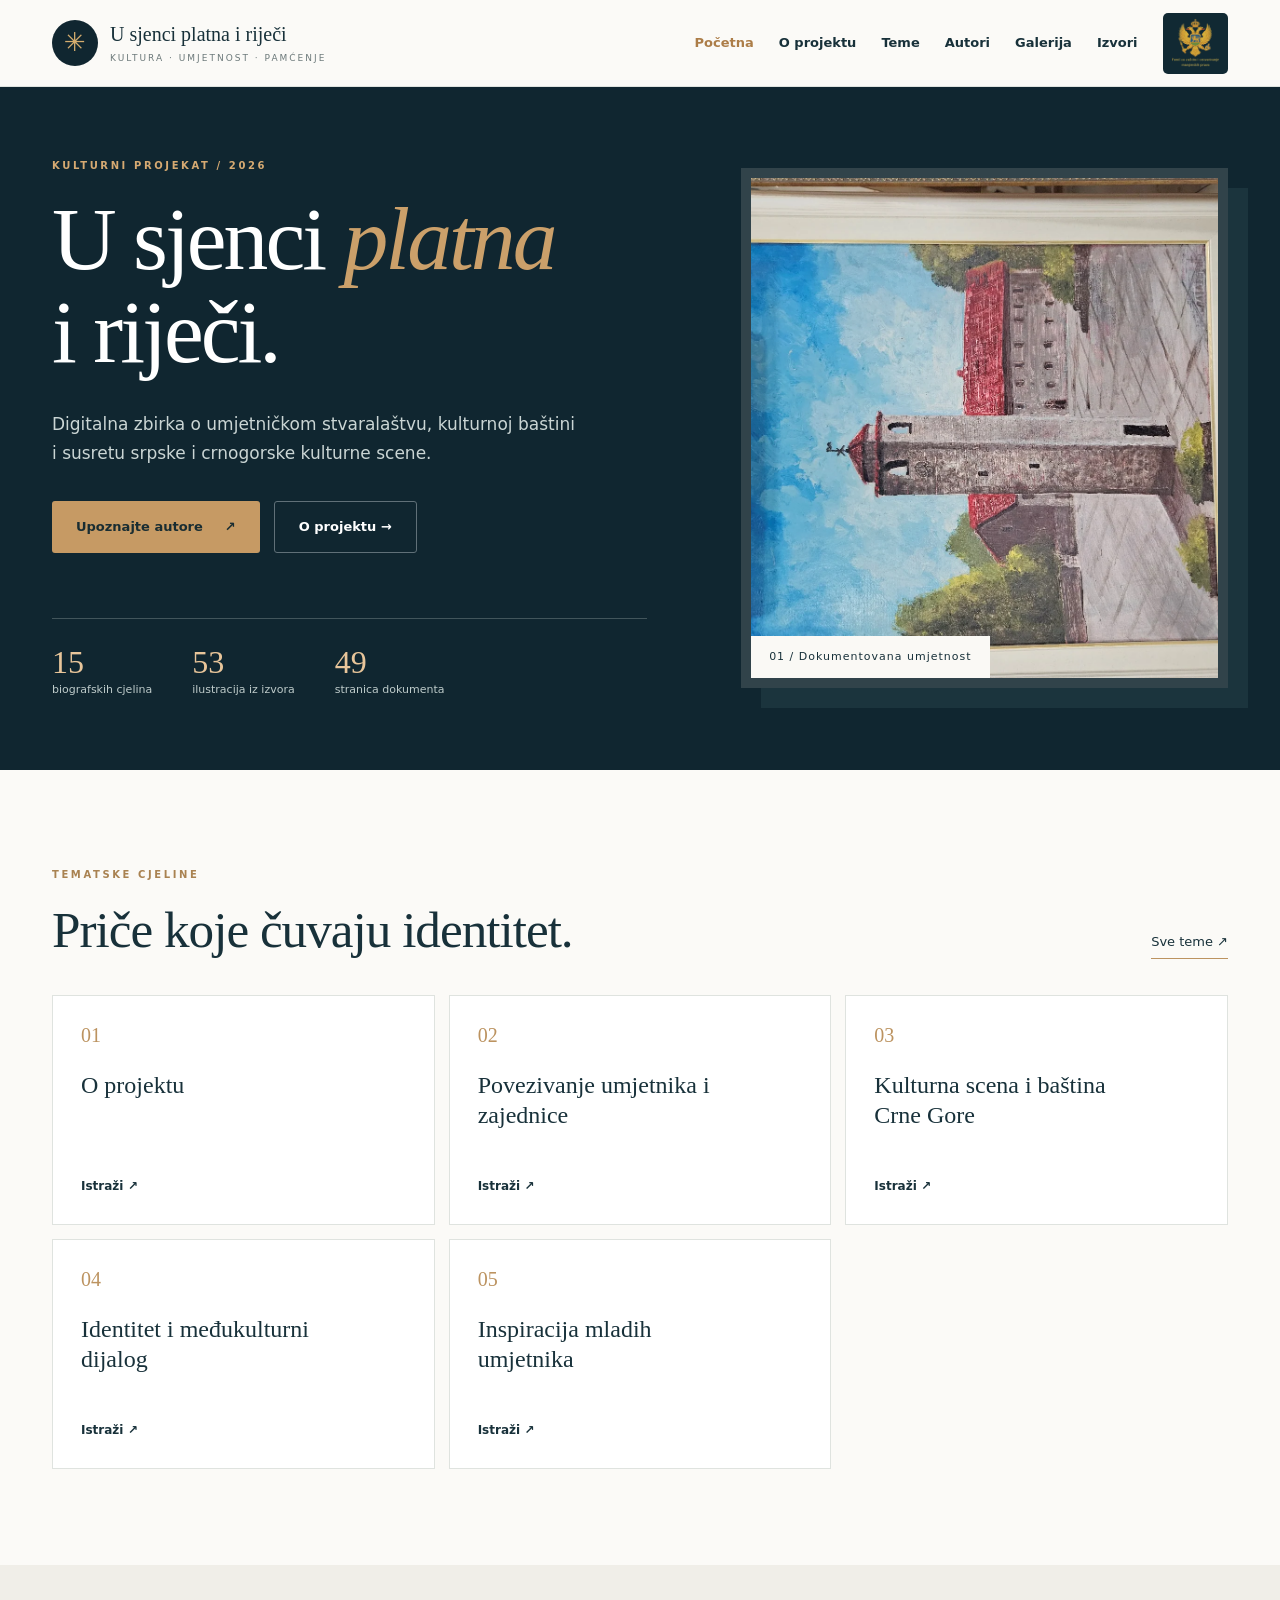
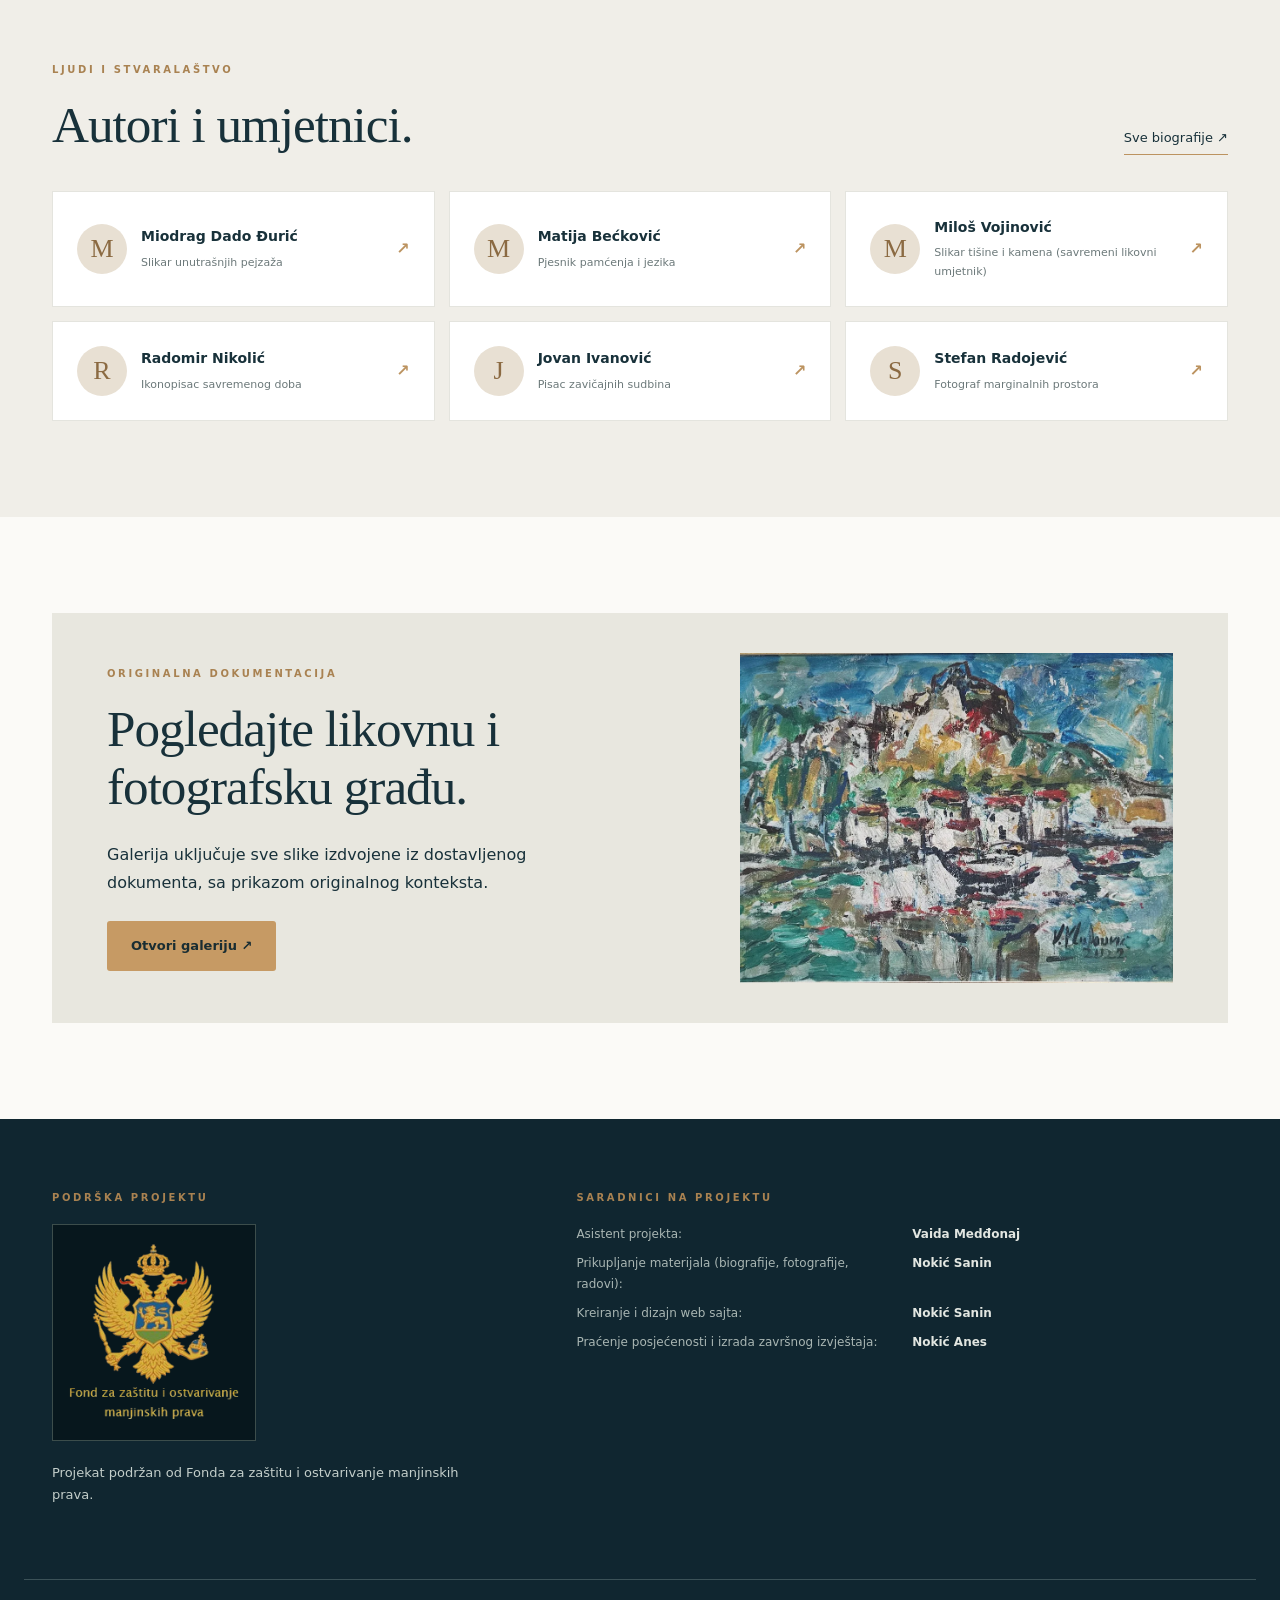
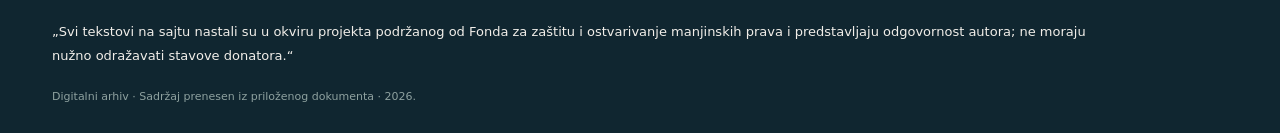
<file: index.html>
<!doctype html><html lang="sr-Latn-ME"><head><meta charset="utf-8"><meta name="viewport" content="width=device-width,initial-scale=1"><meta name="description" content="Kulturno-informativni i dokumentacioni portal o umjetnosti, kulturnoj baštini i međukulturnom dijalogu."><meta name="theme-color" content="#142c34"><title>Početna | U sjenci platna i riječi</title><link rel="stylesheet" href="css/style.css"><script defer src="js/script.js"></script></head><body><a class="skip" href="#main">Preskoči navigaciju</a><header class="site-header"><div class="container header-inner"><a href="index.html" class="brand" aria-label="Početna stranica"><span class="brand-mark">✳</span><span><strong>U sjenci platna i riječi</strong><small>KULTURA · UMJETNOST · PAMĆENJE</small></span></a><button class="menu-toggle" aria-expanded="false" aria-controls="site-nav" aria-label="Otvori meni">☰</button><nav class="nav" id="site-nav" aria-label="Glavna navigacija"><a href="index.html">Početna</a><a href="o-projektu.html">O projektu</a><a href="teme.html">Teme</a><a href="biografije.html">Autori</a><a href="galerija.html">Galerija</a><a href="izvori.html">Izvori</a><a class="nav-fund" href="https://www.fzm.me/" target="_blank" rel="noopener noreferrer" aria-label="Fond za zaštitu i ostvarivanje manjinskih prava – zvanični sajt (otvara se u novoj kartici)"><img src="images/logo-fonda.png" alt="Logo Fonda za zaštitu i ostvarivanje manjinskih prava"></a></nav></div></header><main id="main"><section class="hero"><div class="container hero-grid"><div class="hero-copy"><span class="eyebrow gold">KULTURNI PROJEKAT / 2026</span><h1>U sjenci <em>platna</em><br>i riječi.</h1><p>Digitalna zbirka o umjetničkom stvaralaštvu, kulturnoj baštini i susretu srpske i crnogorske kulturne scene.</p><div class="actions"><a class="btn primary" href="biografije.html">Upoznajte autore <span>↗</span></a><a class="btn ghost" href="o-projektu.html">O projektu →</a></div><div class="hero-stats"><div><strong>15</strong><span>biografskih cjelina</span></div><div><strong>53</strong><span>ilustracija iz izvora</span></div><div><strong>49</strong><span>stranica dokumenta</span></div></div></div><div class="hero-art"><img src="images/dokument/slika-001.webp" alt="Likovni rad iz originalnog dokumenta"><div class="art-note">01 / Dokumentovana umjetnost</div></div></div></section><section class="section container"><div class="section-head"><div><span class="eyebrow">TEMATSKE CJELINE</span><h2>Priče koje čuvaju identitet.</h2></div><a class="underlink" href="teme.html">Sve teme ↗</a></div><div class="topics-grid"><a class="topic-card" href="teme.html#o-projektu"><span class="topic-number">01</span><h3>O projektu</h3><span class="card-arrow">Istraži ↗</span></a><a class="topic-card" href="teme.html#povezivanje"><span class="topic-number">02</span><h3>Povezivanje umjetnika i zajednice</h3><span class="card-arrow">Istraži ↗</span></a><a class="topic-card" href="teme.html#kulturna-scena"><span class="topic-number">03</span><h3>Kulturna scena i baština Crne Gore</h3><span class="card-arrow">Istraži ↗</span></a><a class="topic-card" href="teme.html#identitet"><span class="topic-number">04</span><h3>Identitet i međukulturni dijalog</h3><span class="card-arrow">Istraži ↗</span></a><a class="topic-card" href="teme.html#mladi"><span class="topic-number">05</span><h3>Inspiracija mladih umjetnika</h3><span class="card-arrow">Istraži ↗</span></a></div></section><section class="section warm"><div class="container"><div class="section-head"><div><span class="eyebrow">LJUDI I STVARALAŠTVO</span><h2>Autori i umjetnici.</h2></div><a class="underlink" href="biografije.html">Sve biografije ↗</a></div><div class="people-grid"><a class="person-card" href="biografije.html#autor-1"><span class="avatar">M</span><span><strong>Miodrag Dado Đurić</strong><small>Slikar unutrašnjih pejzaža</small></span><b aria-hidden="true">↗</b></a><a class="person-card" href="biografije.html#autor-2"><span class="avatar">M</span><span><strong>Matija Bećković</strong><small>Pjesnik pamćenja i jezika</small></span><b aria-hidden="true">↗</b></a><a class="person-card" href="biografije.html#autor-3"><span class="avatar">M</span><span><strong>Miloš Vojinović</strong><small>Slikar tišine i kamena (savremeni likovni umjetnik)</small></span><b aria-hidden="true">↗</b></a><a class="person-card" href="biografije.html#autor-4"><span class="avatar">R</span><span><strong>Radomir Nikolić</strong><small>Ikonopisac savremenog doba</small></span><b aria-hidden="true">↗</b></a><a class="person-card" href="biografije.html#autor-5"><span class="avatar">J</span><span><strong>Jovan Ivanović</strong><small>Pisac zavičajnih sudbina</small></span><b aria-hidden="true">↗</b></a><a class="person-card" href="biografije.html#autor-6"><span class="avatar">S</span><span><strong>Stefan Radojević</strong><small>Fotograf marginalnih prostora</small></span><b aria-hidden="true">↗</b></a></div></div></section><section class="section container"><div class="feature-band"><div><span class="eyebrow">ORIGINALNA DOKUMENTACIJA</span><h2>Pogledajte likovnu i fotografsku građu.</h2><p>Galerija uključuje sve slike izdvojene iz dostavljenog dokumenta, sa prikazom originalnog konteksta.</p><a class="btn primary" href="galerija.html">Otvori galeriju ↗</a></div><img src="images/dokument/slika-002.webp" alt="Umjetnička slika iz izvornog dokumenta" loading="lazy"></div></section></main><footer class="footer"><div class="container footer-grid"><div><span class="eyebrow">PODRŠKA PROJEKTU</span><a class="funder-logo" href="https://www.fzm.me/" target="_blank" rel="noopener noreferrer" aria-label="Zvanični sajt Fonda za zaštitu i ostvarivanje manjinskih prava"><img src="images/logo-fonda.png" alt="Zvanični logo Fonda za zaštitu i ostvarivanje manjinskih prava"></a><p>Projekat podržan od Fonda za zaštitu i ostvarivanje manjinskih prava.</p></div><div><span class="eyebrow">SARADNICI NA PROJEKTU</span><dl class="team"><dt>Asistent projekta:</dt><dd>Vaida Medđonaj</dd><dt>Prikupljanje materijala (biografije, fotografije, radovi):</dt><dd>Nokić Sanin</dd><dt>Kreiranje i dizajn web sajta:</dt><dd>Nokić Sanin</dd><dt>Praćenje posjećenosti i izrada završnog izvještaja:</dt><dd>Nokić Anes</dd></dl></div></div><div class="footer-bottom container"><p>„Svi tekstovi na sajtu nastali su u okviru projekta podržanog od Fonda za zaštitu i ostvarivanje manjinskih prava i predstavljaju odgovornost autora; ne moraju nužno odražavati stavove donatora.“</p><small>Digitalni arhiv · Sadržaj prenesen iz priloženog dokumenta · 2026.</small></div></footer><dialog id="lightbox" class="lightbox"><button class="lightbox-close" aria-label="Zatvori sliku">×</button><img alt="Uvećana ilustracija iz dokumenta"><p>Izvorna ilustracija iz priloženog dokumenta</p></dialog></body></html>
</file>
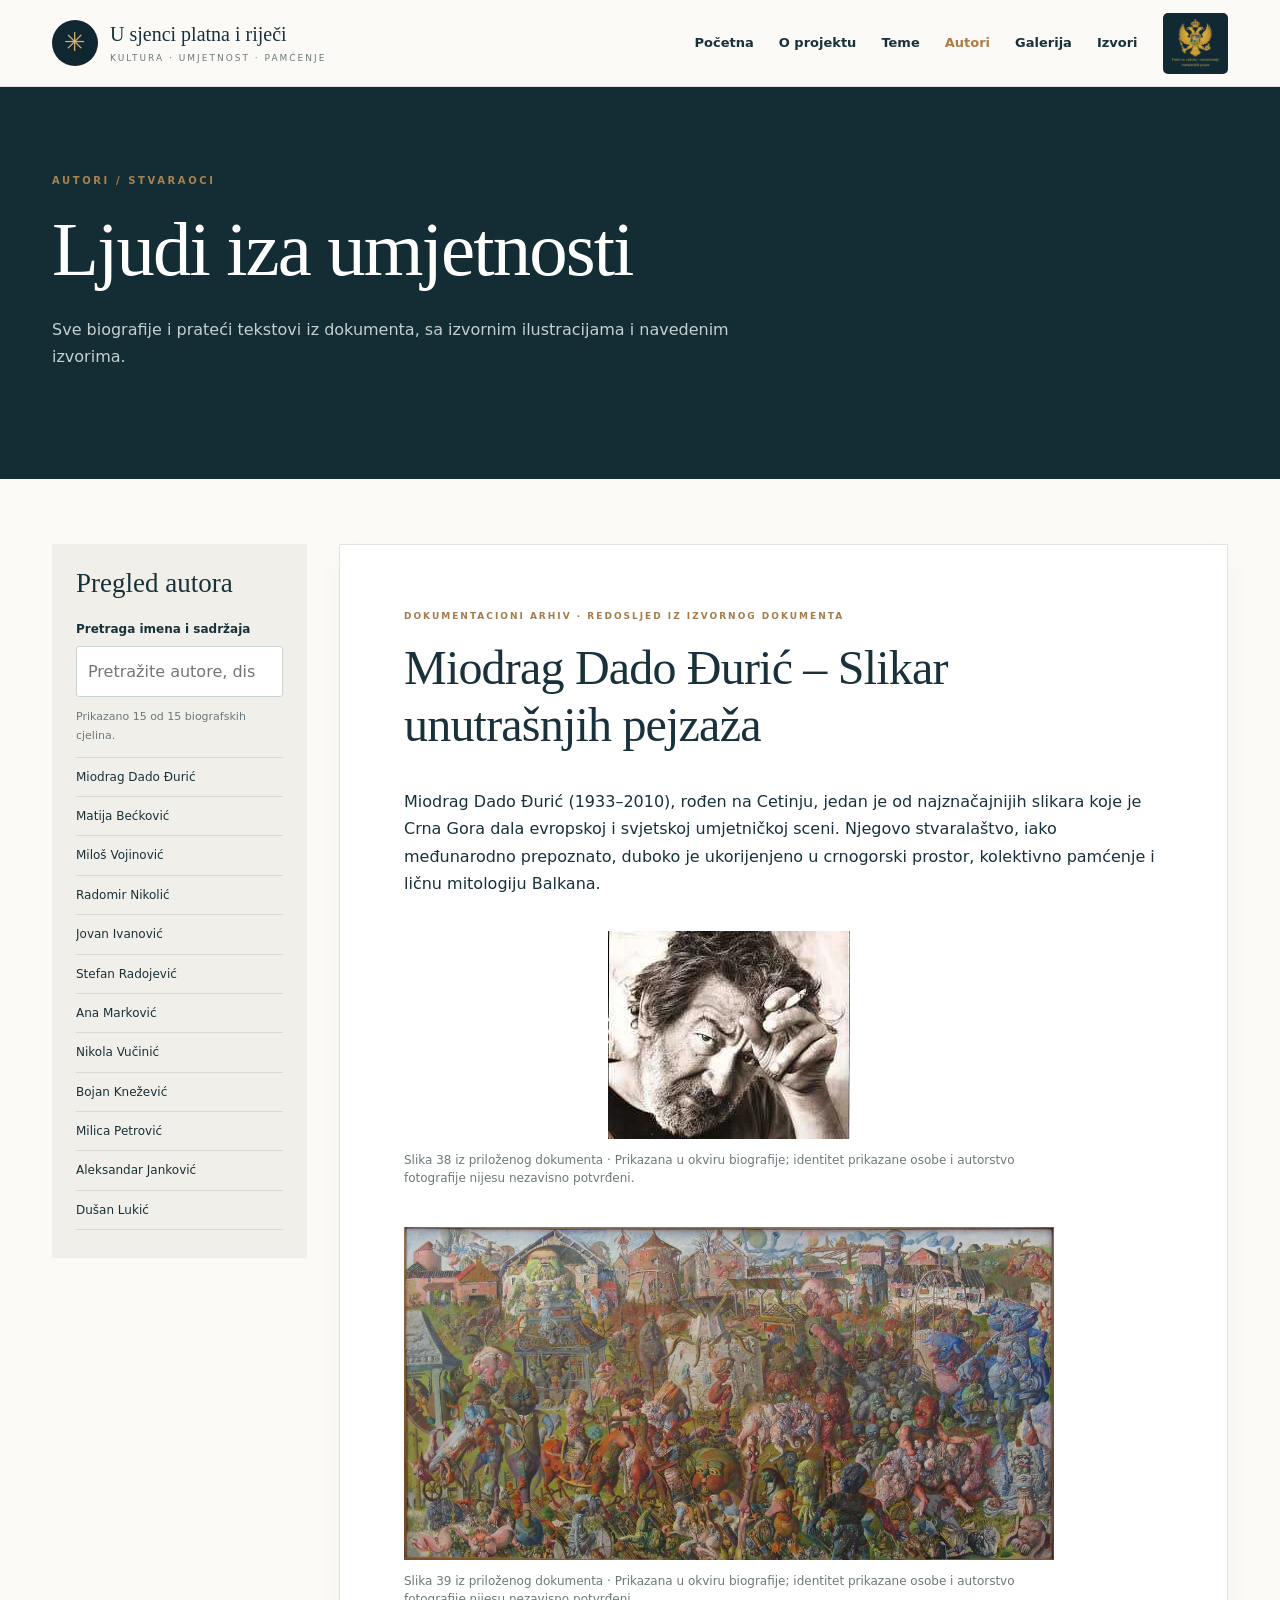
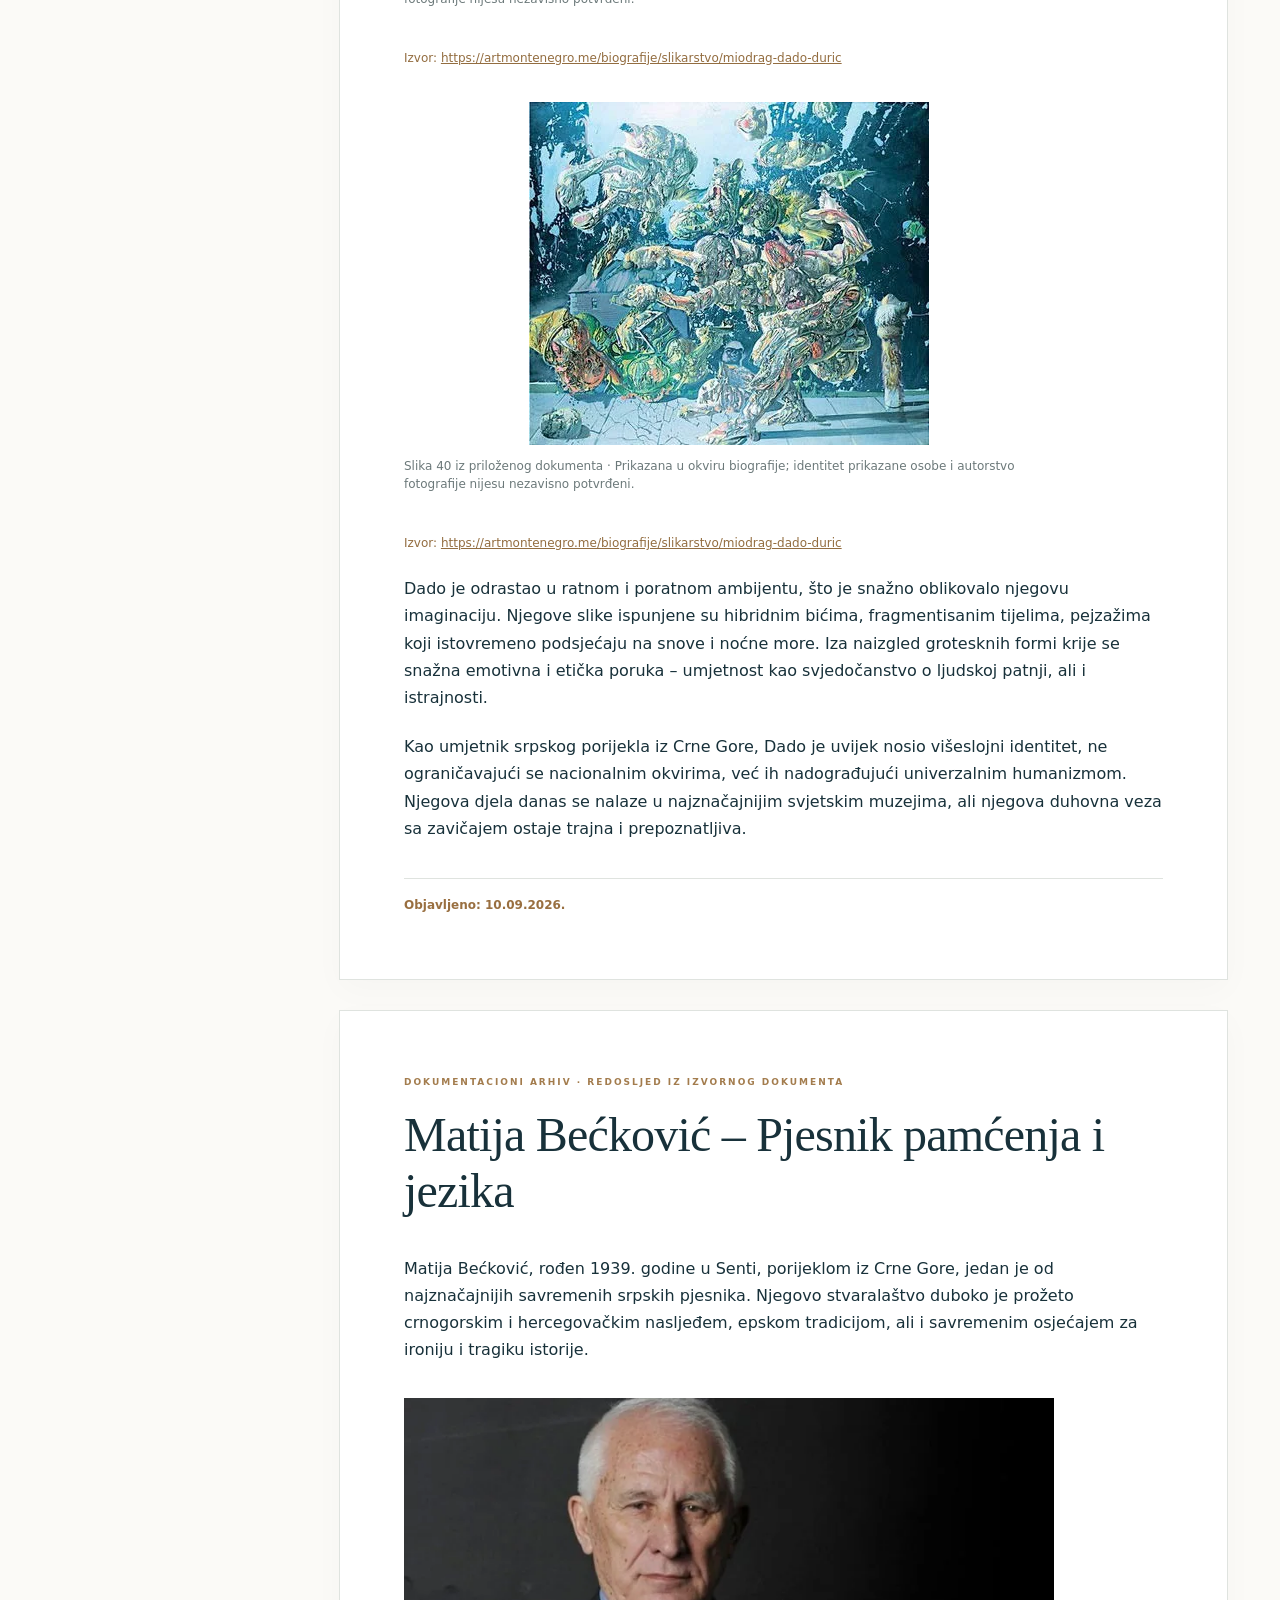
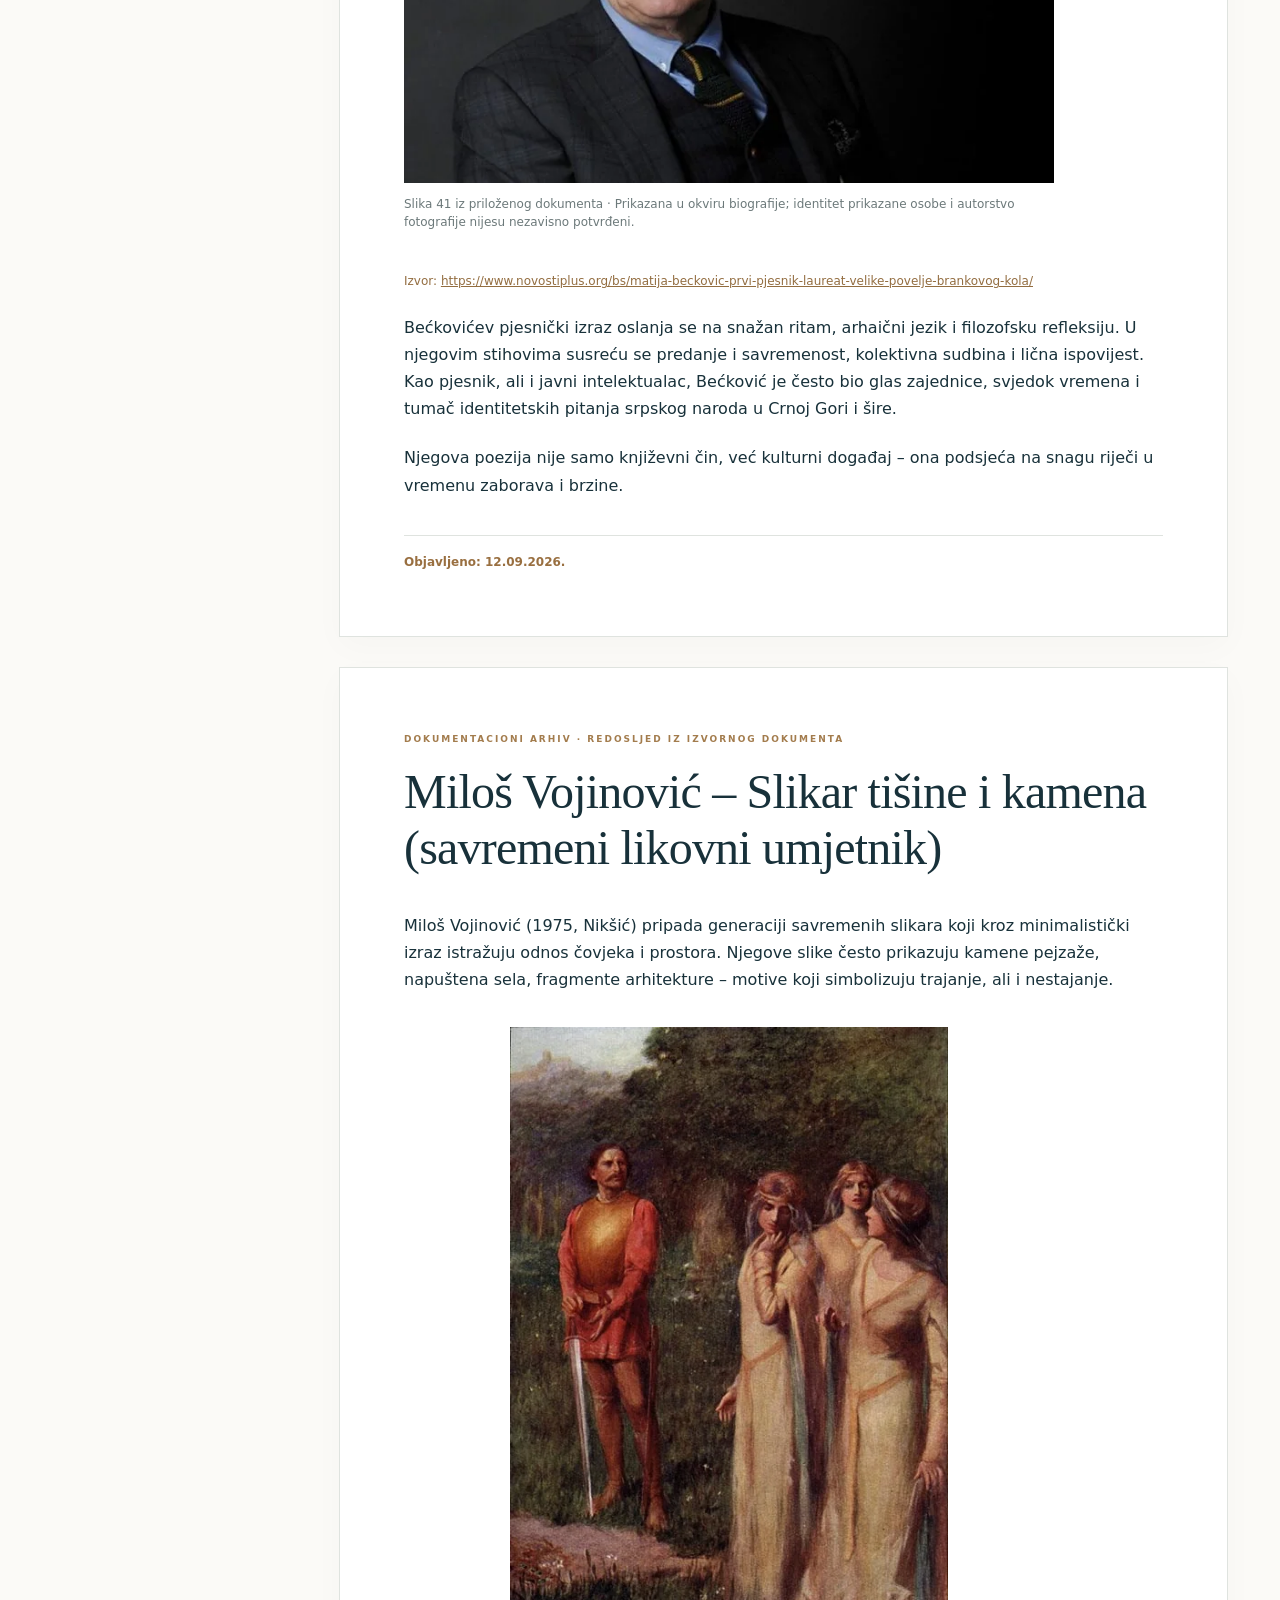
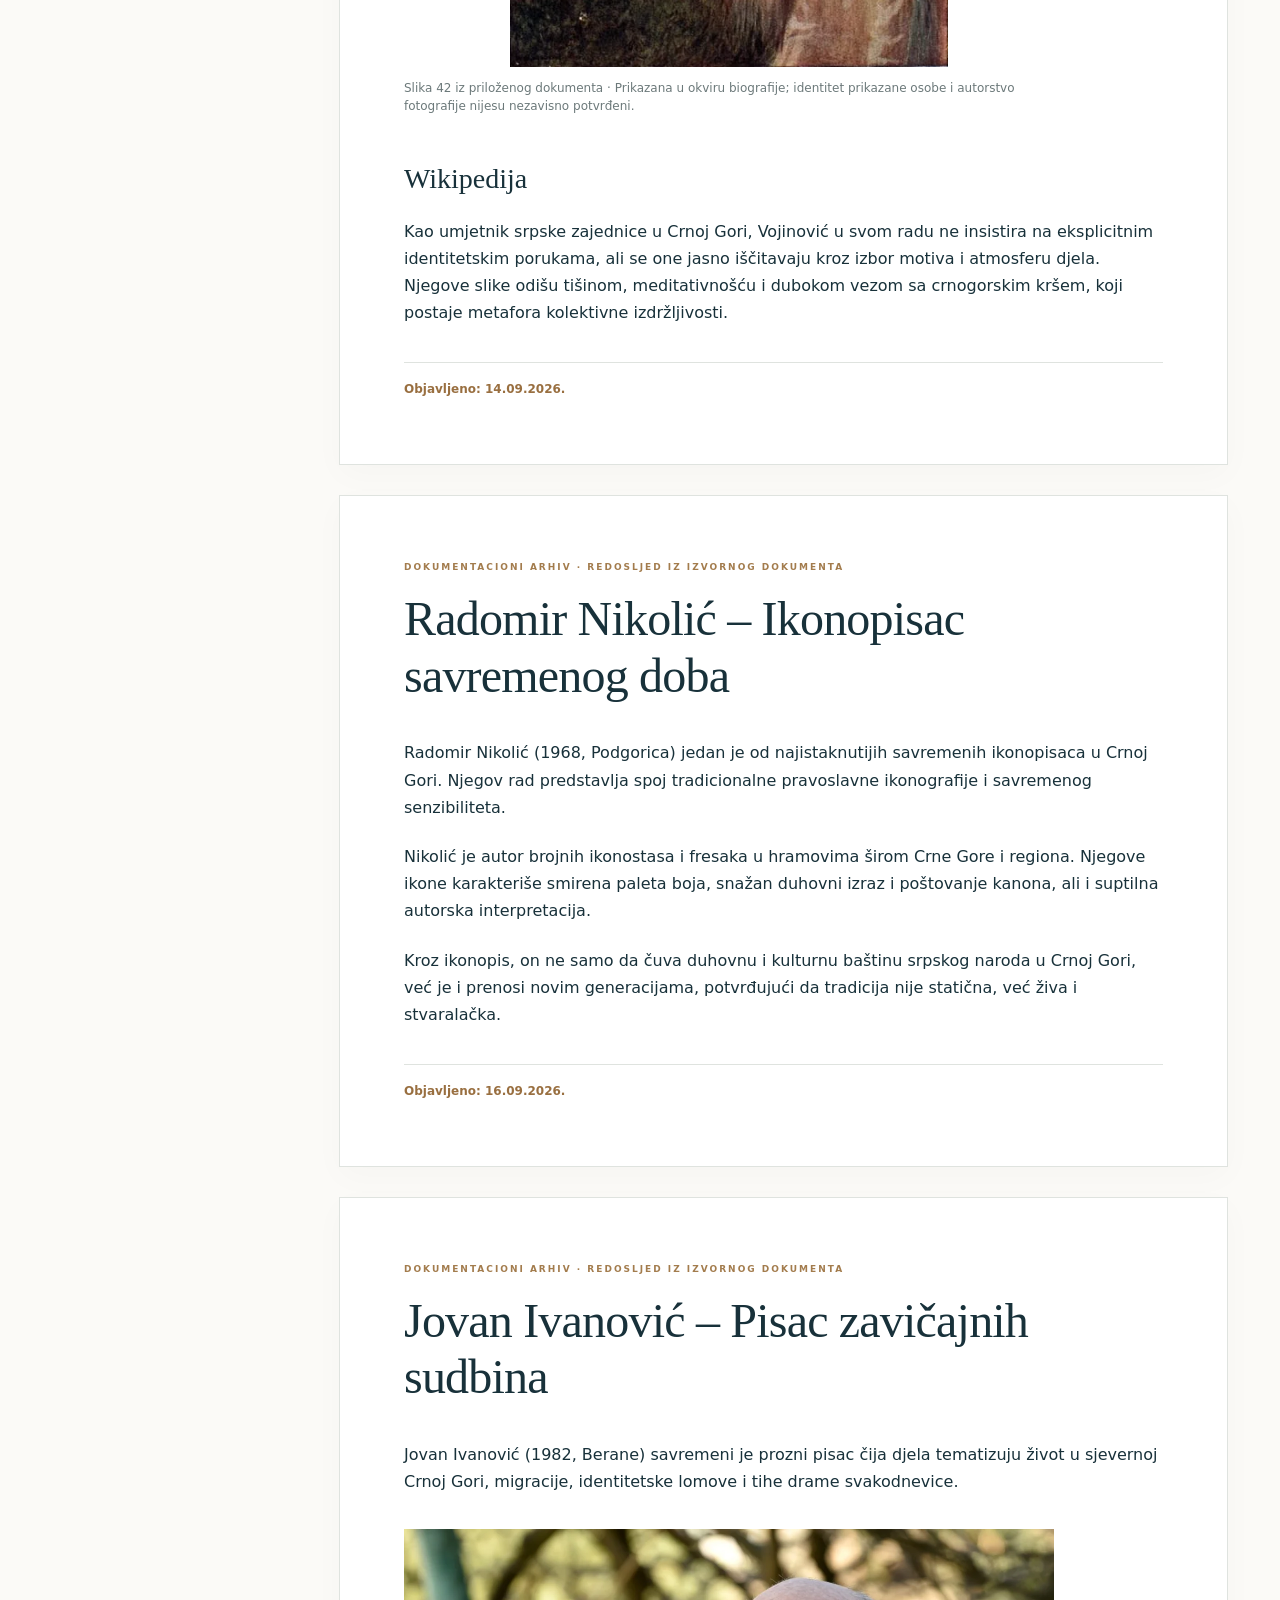
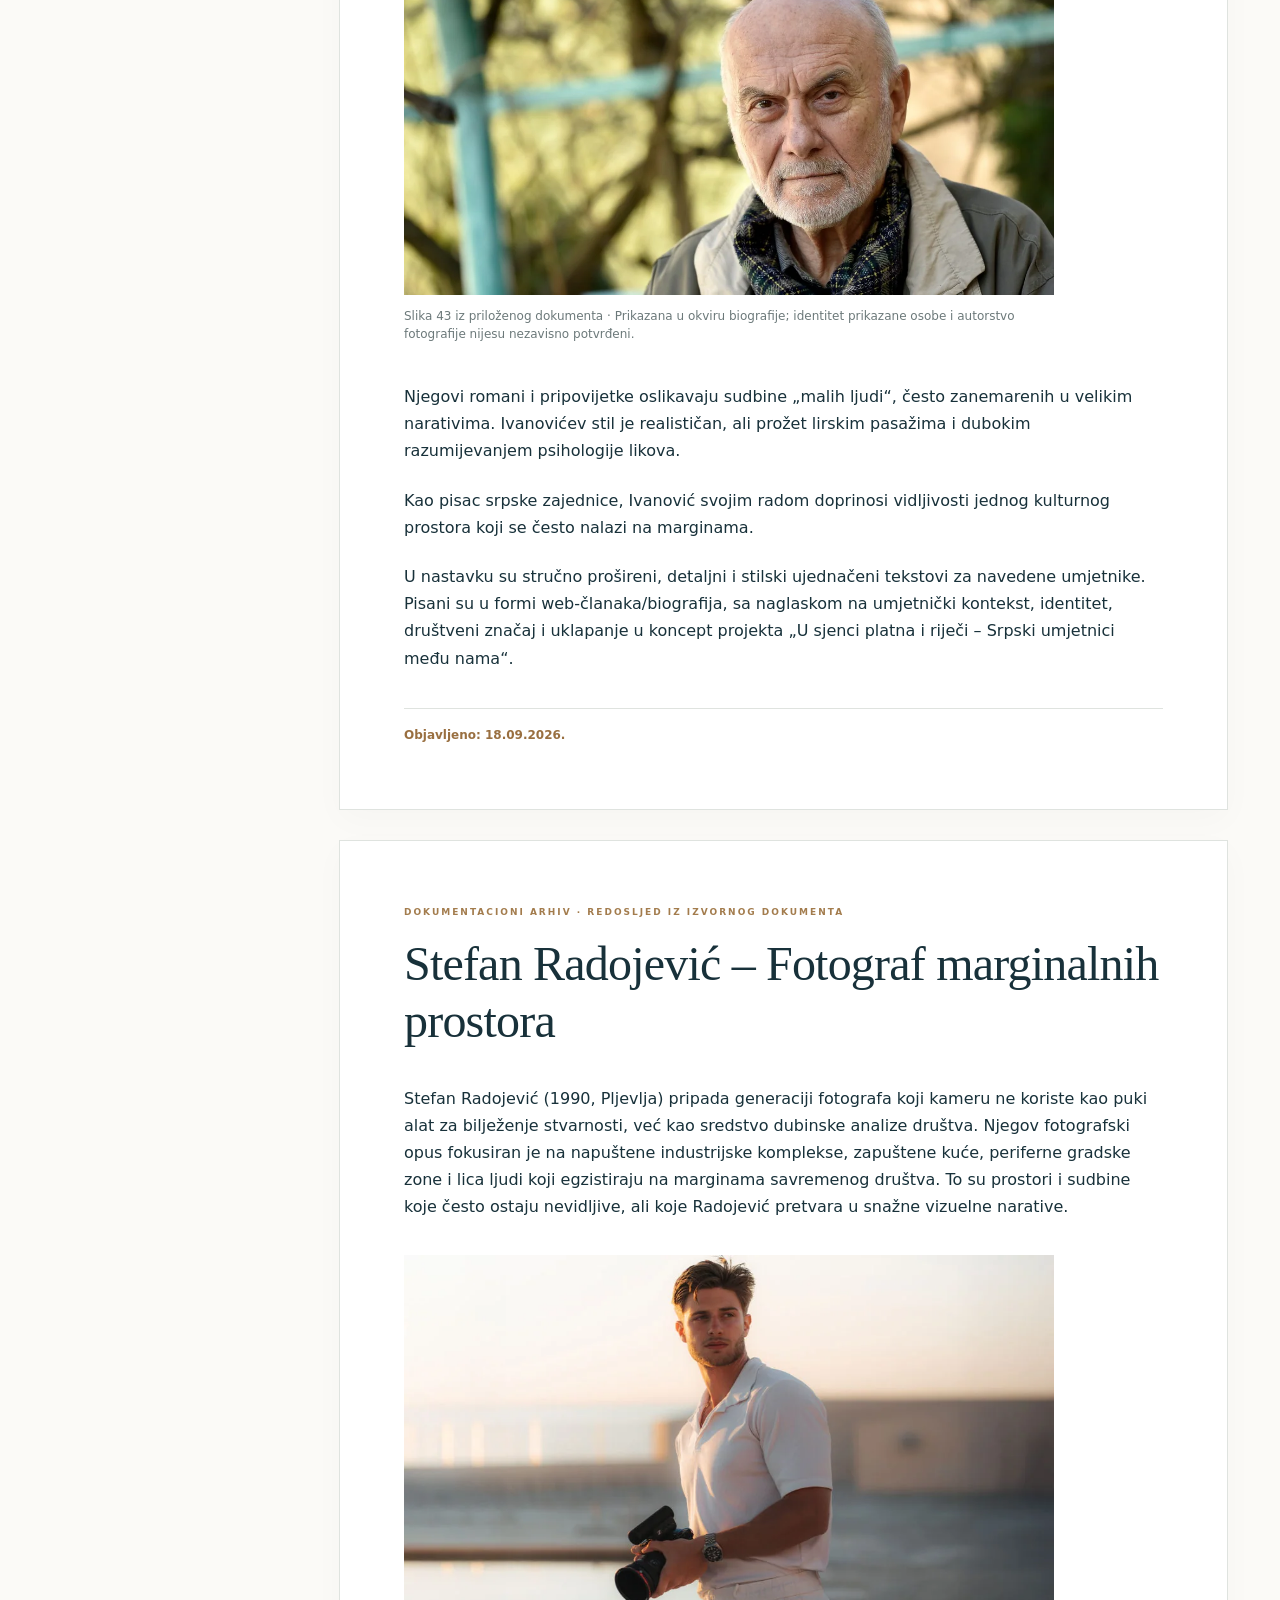
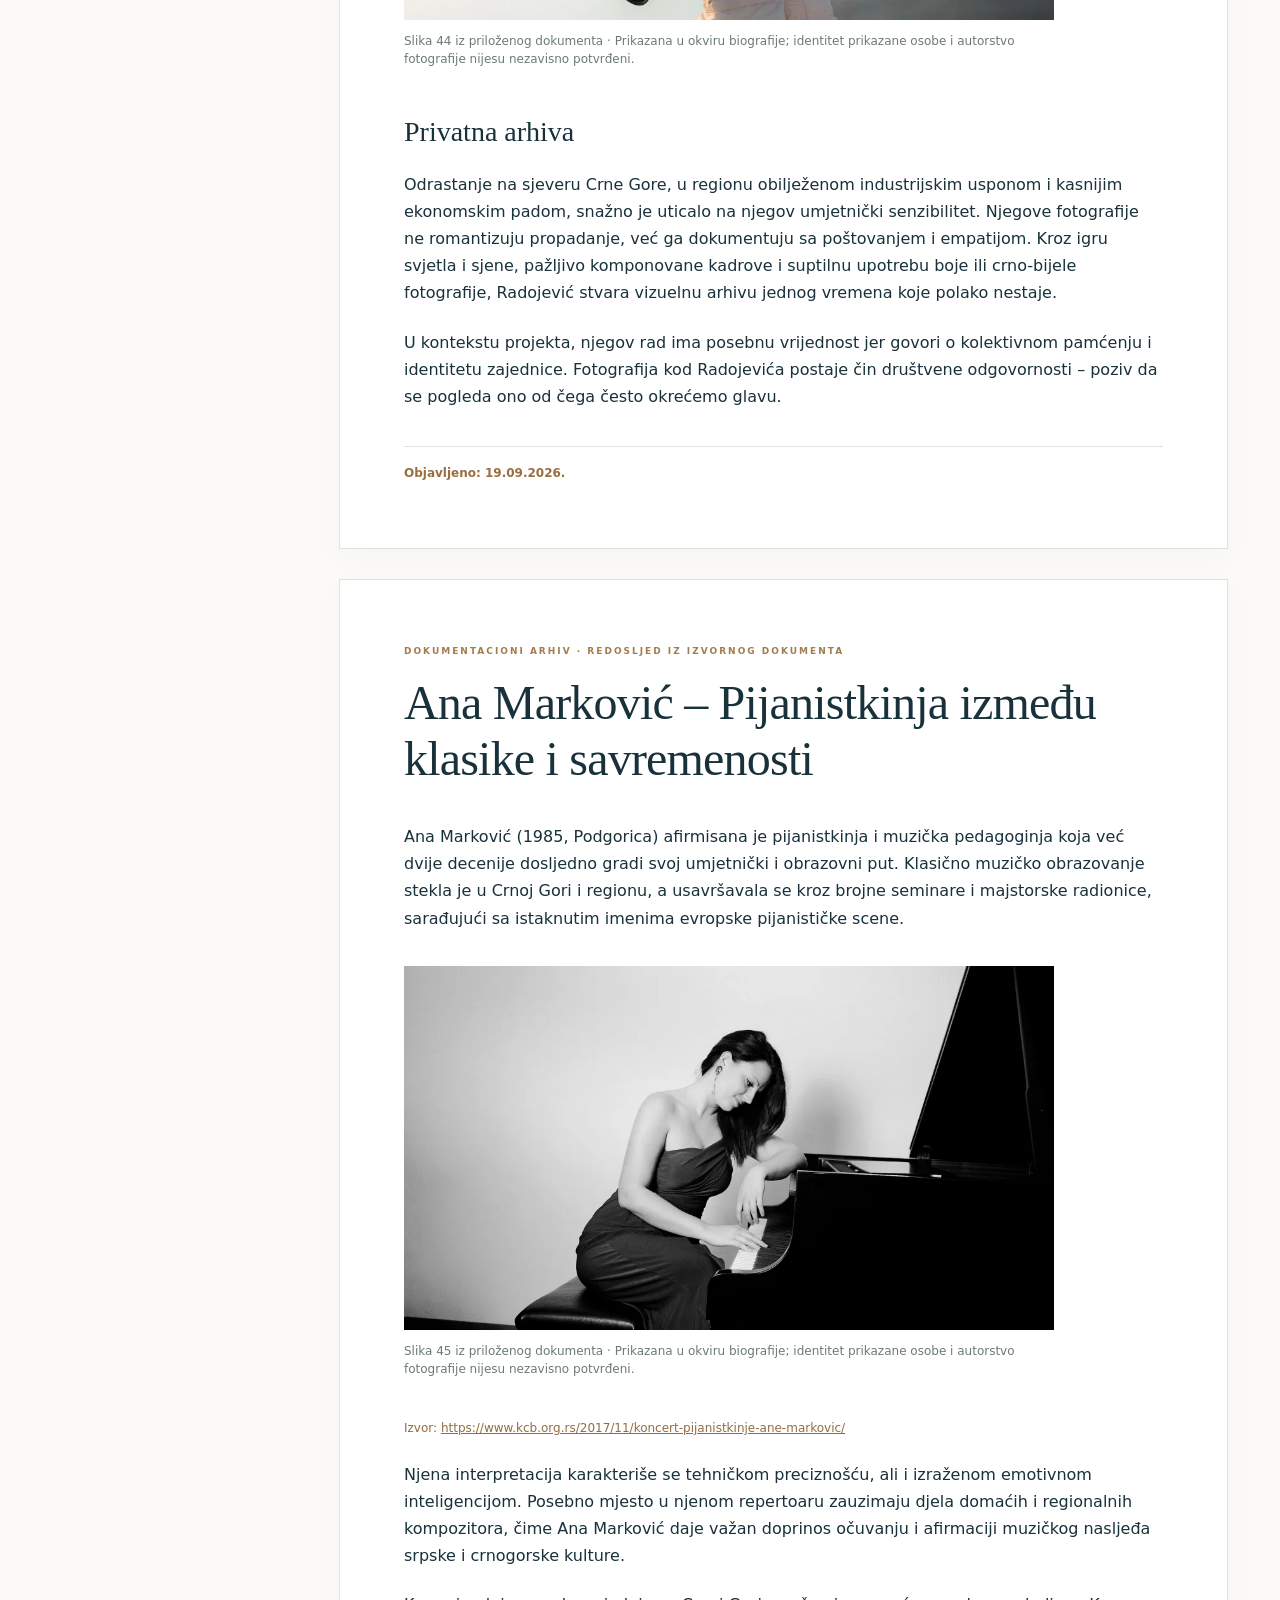
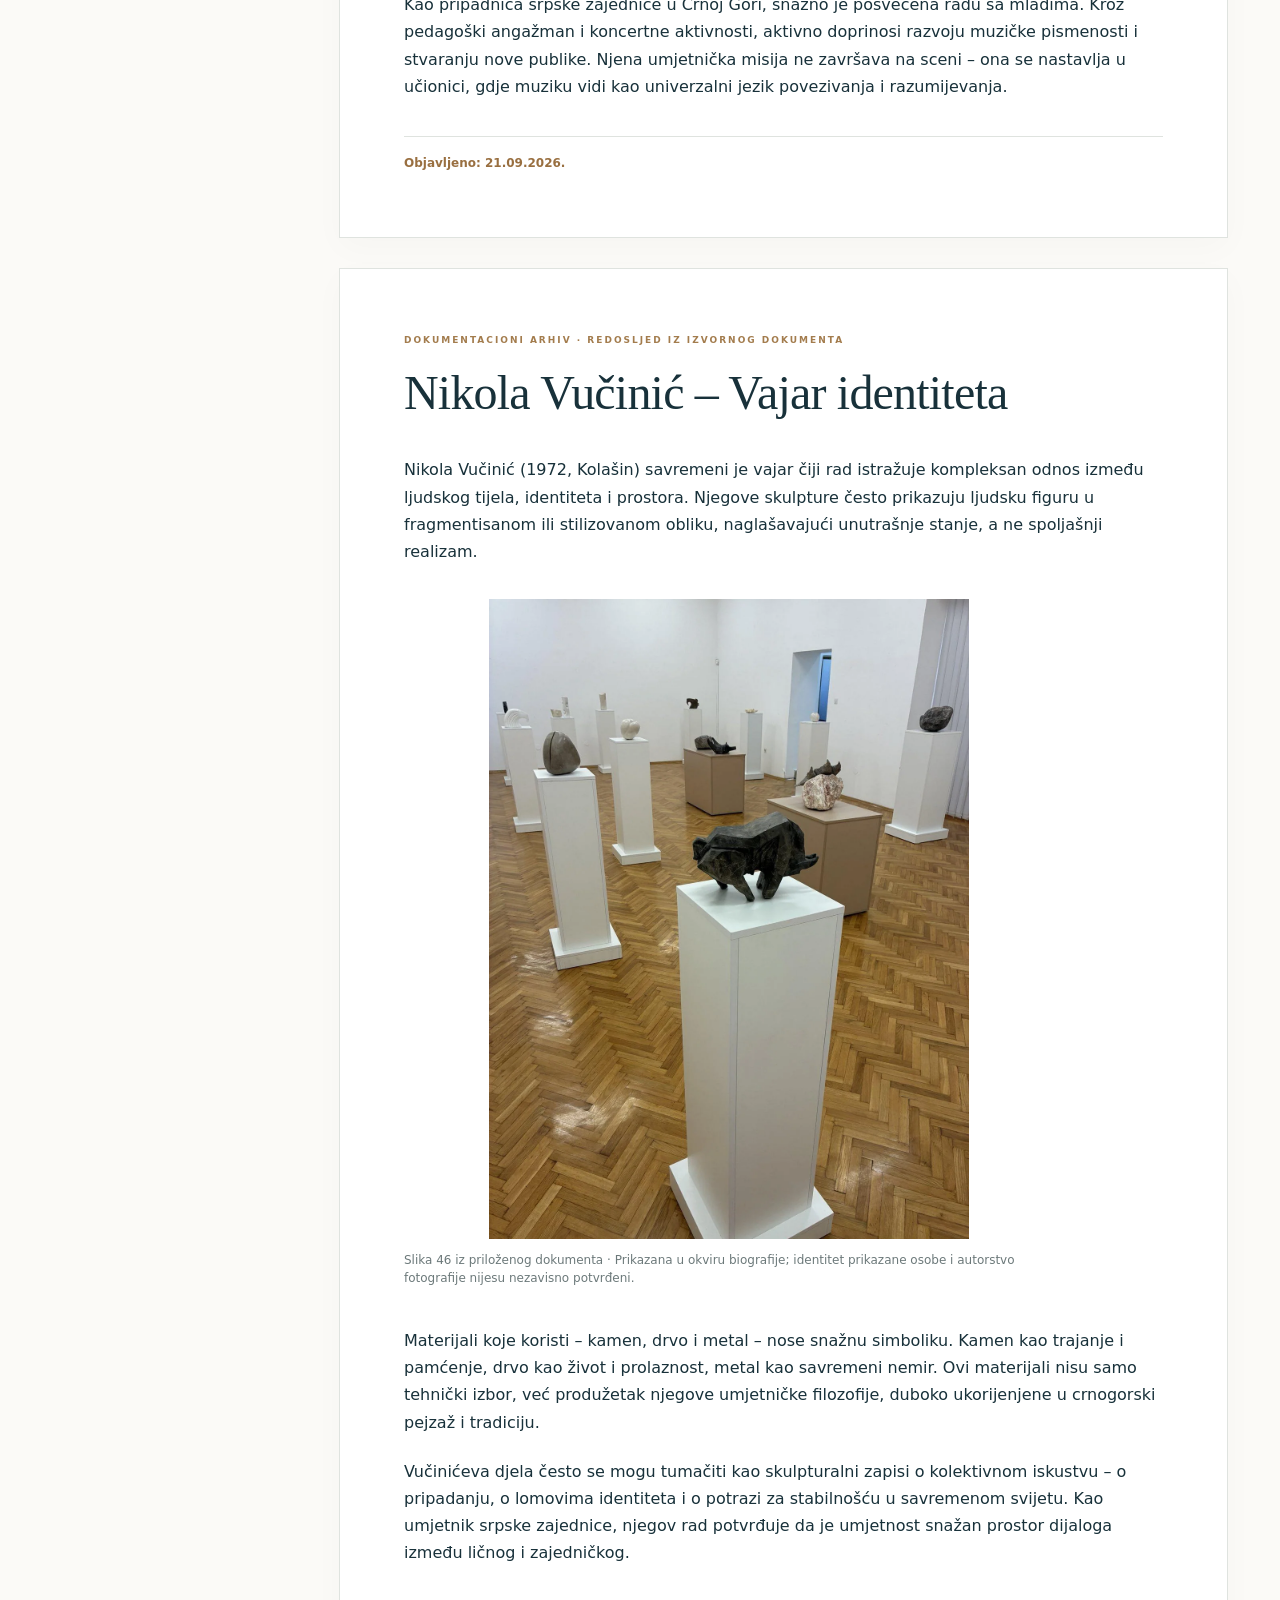
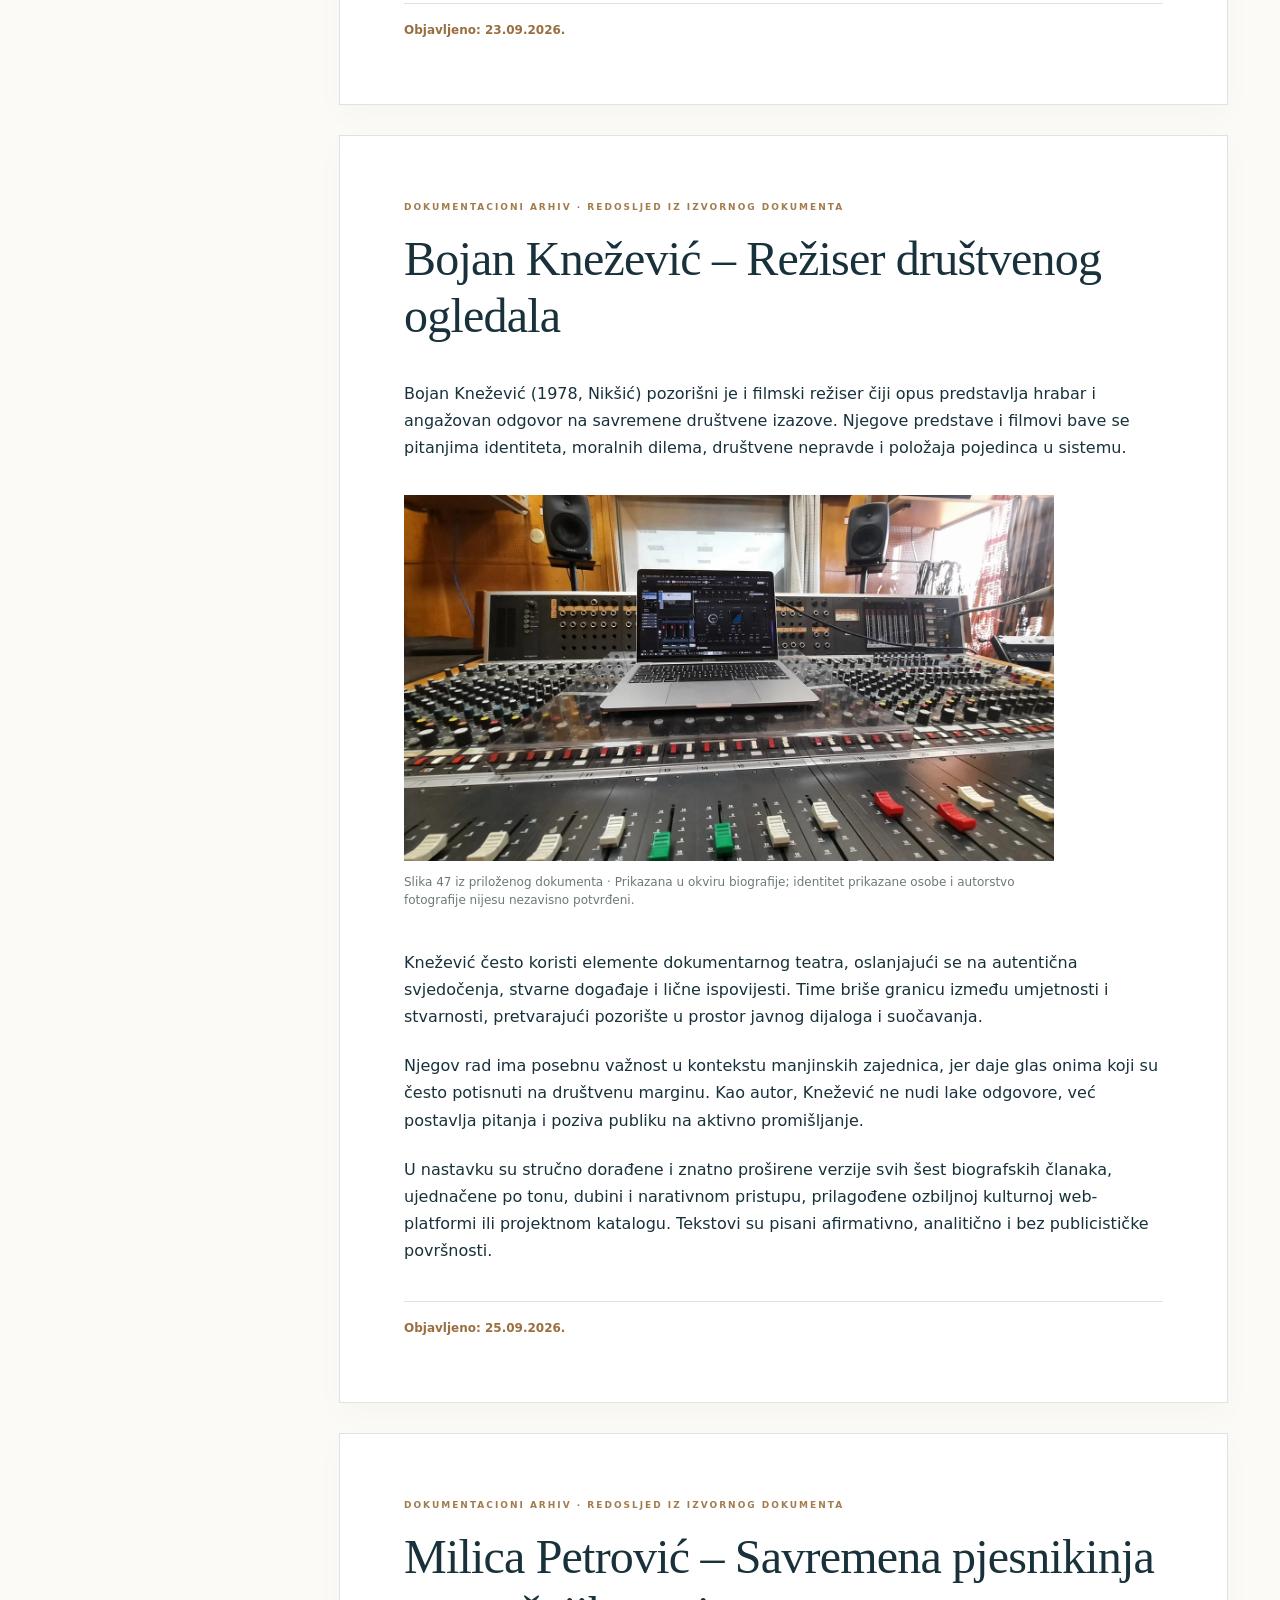
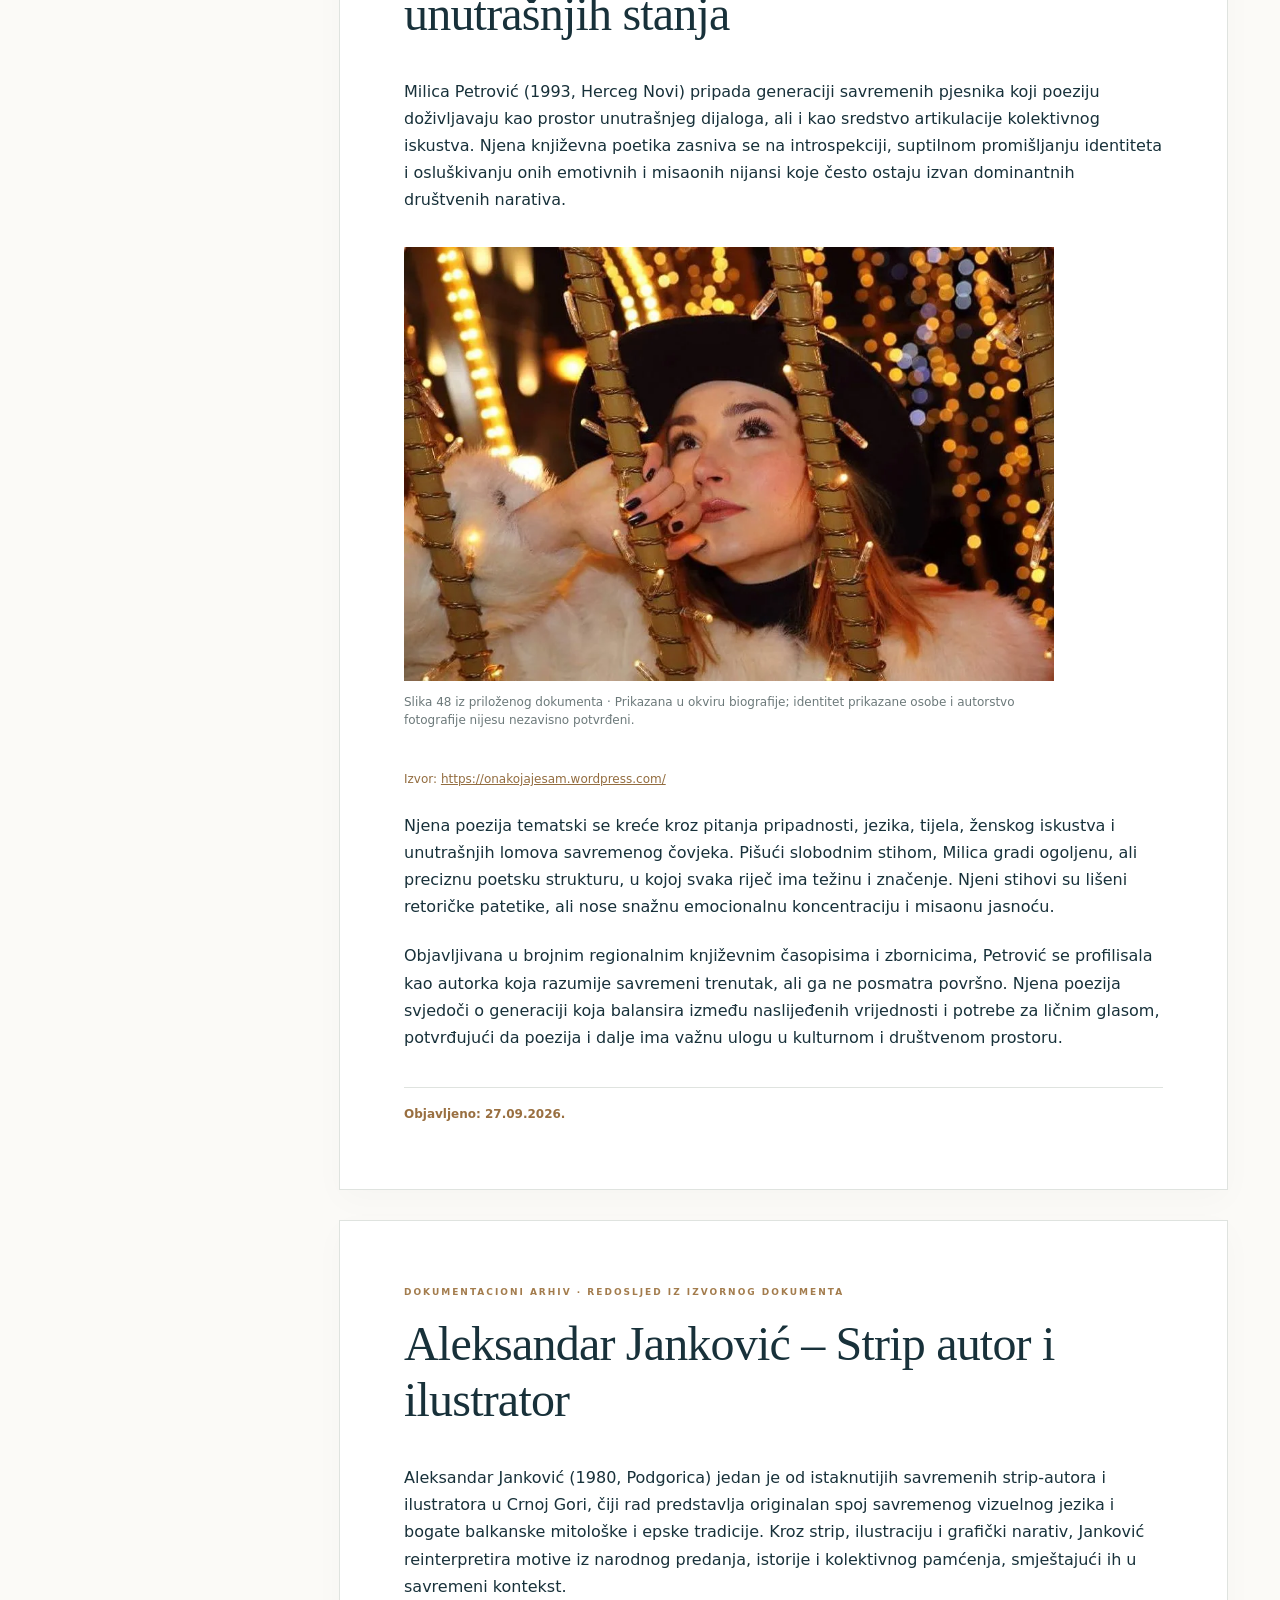
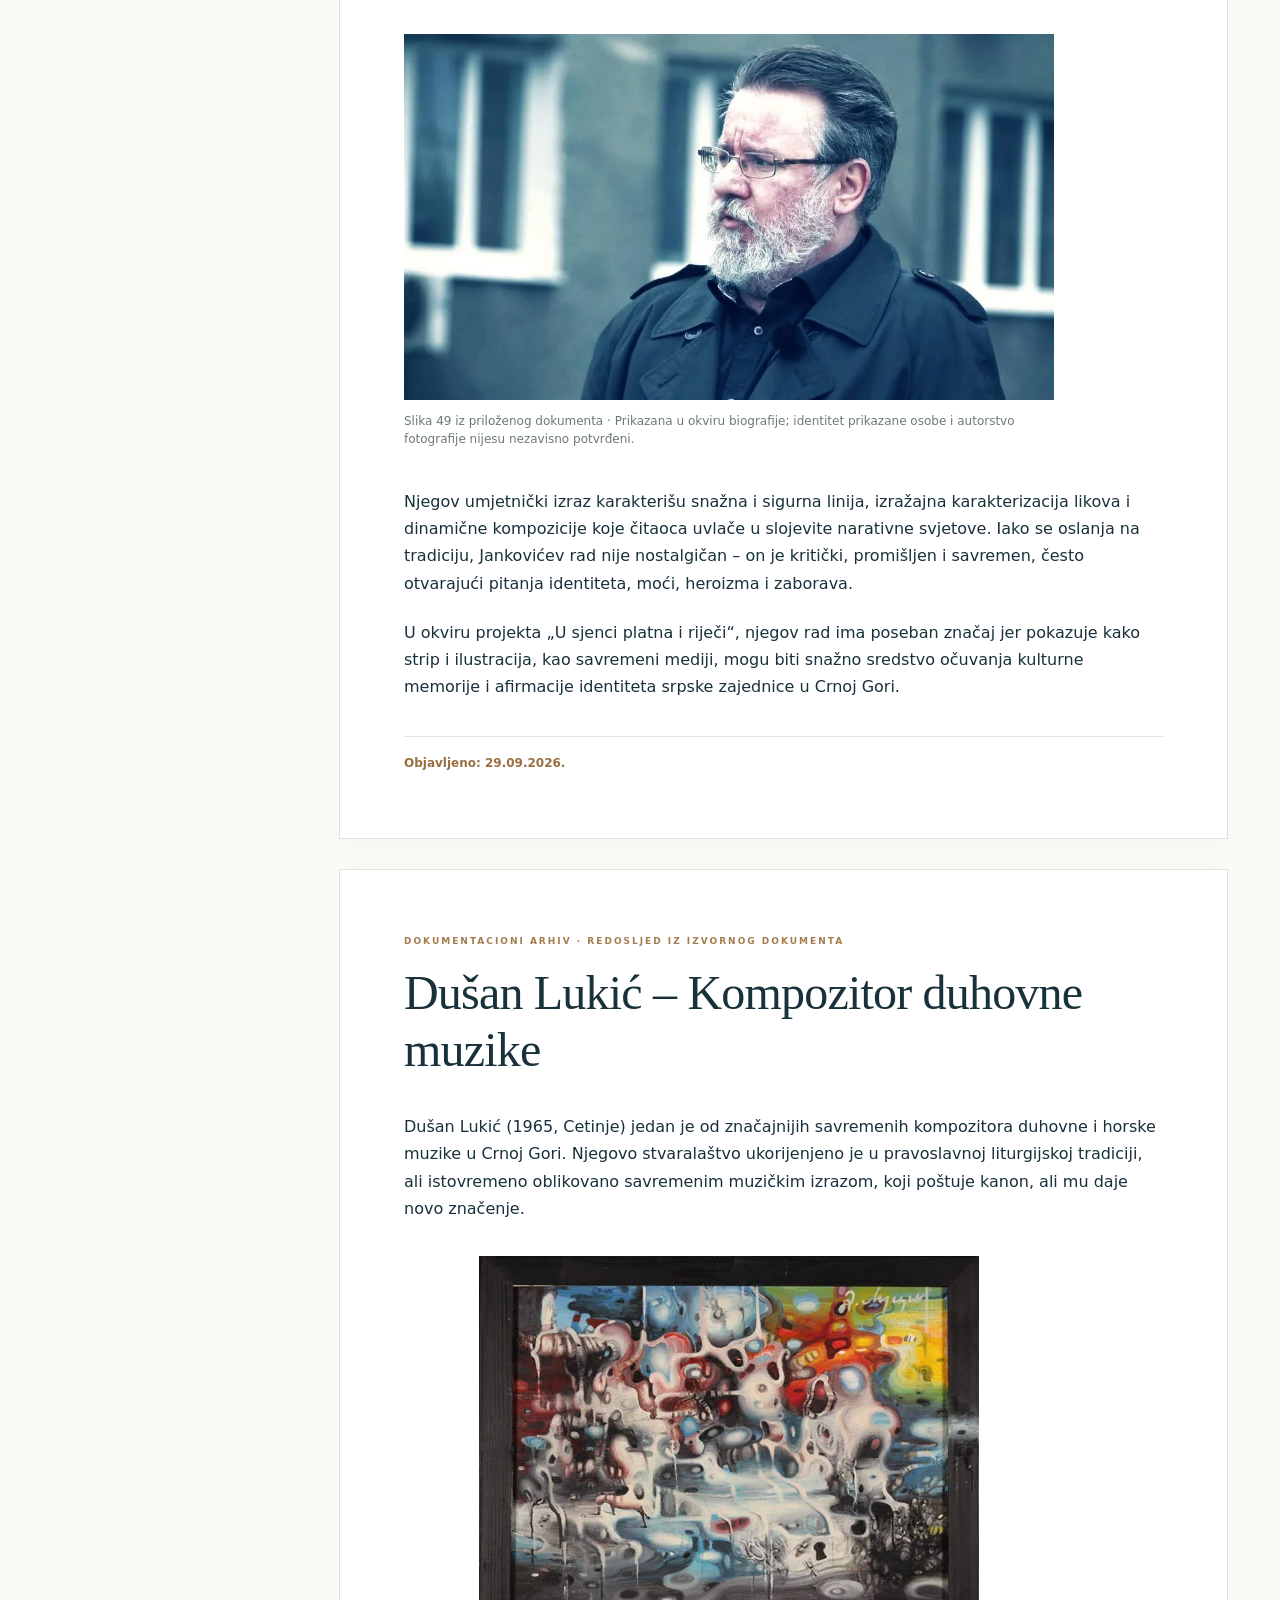
<file: biografije.html>
<!doctype html><html lang="sr-Latn-ME"><head><meta charset="utf-8"><meta name="viewport" content="width=device-width,initial-scale=1"><meta name="description" content="Kulturno-informativni i dokumentacioni portal o umjetnosti, kulturnoj baštini i međukulturnom dijalogu."><meta name="theme-color" content="#142c34"><title>Biografije | U sjenci platna i riječi</title><link rel="stylesheet" href="css/style.css"><script defer src="js/script.js"></script></head><body><a class="skip" href="#main">Preskoči navigaciju</a><header class="site-header"><div class="container header-inner"><a href="index.html" class="brand" aria-label="Početna stranica"><span class="brand-mark">✳</span><span><strong>U sjenci platna i riječi</strong><small>KULTURA · UMJETNOST · PAMĆENJE</small></span></a><button class="menu-toggle" aria-expanded="false" aria-controls="site-nav" aria-label="Otvori meni">☰</button><nav class="nav" id="site-nav" aria-label="Glavna navigacija"><a href="index.html">Početna</a><a href="o-projektu.html">O projektu</a><a href="teme.html">Teme</a><a href="biografije.html">Autori</a><a href="galerija.html">Galerija</a><a href="izvori.html">Izvori</a><a class="nav-fund" href="https://www.fzm.me/" target="_blank" rel="noopener noreferrer" aria-label="Fond za zaštitu i ostvarivanje manjinskih prava – zvanični sajt (otvara se u novoj kartici)"><img src="images/logo-fonda.png" alt="Logo Fonda za zaštitu i ostvarivanje manjinskih prava"></a></nav></div></header><main id="main"><div class="page-intro"><div class="container"><span class="eyebrow">AUTORI / STVARAOCI</span><h1>Ljudi iza umjetnosti</h1><p>Sve biografije i prateći tekstovi iz dokumenta, sa izvornim ilustracijama i navedenim izvorima.</p></div></div><div class="container"><div class="catalog-layout"><aside class="catalog-side"><h2>Pregled autora</h2><div class="catalog-tools"><label for="person-search">Pretraga imena i sadržaja</label><input id="person-search" type="search" placeholder="Pretražite autore, discipline, mjesta…" autocomplete="off"><p id="search-count" aria-live="polite"></p></div><nav class="side-links" aria-label="Lista autora"><a href="#autor-1">Miodrag Dado Đurić</a><a href="#autor-2">Matija Bećković</a><a href="#autor-3">Miloš Vojinović</a><a href="#autor-4">Radomir Nikolić</a><a href="#autor-5">Jovan Ivanović</a><a href="#autor-6">Stefan Radojević</a><a href="#autor-7">Ana Marković</a><a href="#autor-8">Nikola Vučinić</a><a href="#autor-9">Bojan Knežević</a><a href="#autor-10">Milica Petrović</a><a href="#autor-11">Aleksandar Janković</a><a href="#autor-12">Dušan Lukić</a><a href="#autor-13">Marko Stanišić</a><a href="#autor-14">Rade Perišić</a><a href="#autor-15">Jelena Nikčević</a></nav></aside><div class="article-stack authors"><article class="content-article" id="autor-1"><div class="article-kicker">DOKUMENTACIONI ARHIV · REDOSLJED IZ IZVORNOG DOKUMENTA</div><h2>Miodrag Dado Đurić – Slikar unutrašnjih pejzaža</h2><div class="article-body">
<p>Miodrag Dado Đurić (1933–2010), rođen na Cetinju, jedan je od najznačajnijih slikara koje je Crna Gora dala evropskoj i svjetskoj umjetničkoj sceni. Njegovo stvaralaštvo, iako međunarodno prepoznato, duboko je ukorijenjeno u crnogorski prostor, kolektivno pamćenje i ličnu mitologiju Balkana.</p>
<figure class="doc-figure"><button class="zoom" type="button" data-full="images/dokument/slika-038.webp" aria-label="Uvećaj sliku 38"><img src="images/dokument/slika-038.webp" alt="Ilustracija 38 iz dokumenta, u cjelini Miodrag Dado Đurić – Slikar unutrašnjih pejzaža" loading="lazy"></button><figcaption>Slika 38 iz priloženog dokumenta · Prikazana u okviru biografije; identitet prikazane osobe i autorstvo fotografije nijesu nezavisno potvrđeni.</figcaption></figure>
<figure class="doc-figure"><button class="zoom" type="button" data-full="images/dokument/slika-039.webp" aria-label="Uvećaj sliku 39"><img src="images/dokument/slika-039.webp" alt="Ilustracija 39 iz dokumenta, u cjelini Miodrag Dado Đurić – Slikar unutrašnjih pejzaža" loading="lazy"></button><figcaption>Slika 39 iz priloženog dokumenta · Prikazana u okviru biografije; identitet prikazane osobe i autorstvo fotografije nijesu nezavisno potvrđeni.</figcaption></figure>
<p class="source-link">Izvor: <a href="https://artmontenegro.me/biografije/slikarstvo/miodrag-dado-duric" target="_blank" rel="noopener noreferrer">https://artmontenegro.me/biografije/slikarstvo/miodrag-dado-duric</a></p>
<figure class="doc-figure"><button class="zoom" type="button" data-full="images/dokument/slika-040.webp" aria-label="Uvećaj sliku 40"><img src="images/dokument/slika-040.webp" alt="Ilustracija 40 iz dokumenta, u cjelini Miodrag Dado Đurić – Slikar unutrašnjih pejzaža" loading="lazy"></button><figcaption>Slika 40 iz priloženog dokumenta · Prikazana u okviru biografije; identitet prikazane osobe i autorstvo fotografije nijesu nezavisno potvrđeni.</figcaption></figure>
<p class="source-link">Izvor: <a href="https://artmontenegro.me/biografije/slikarstvo/miodrag-dado-duric" target="_blank" rel="noopener noreferrer">https://artmontenegro.me/biografije/slikarstvo/miodrag-dado-duric</a></p>
<p>Dado je odrastao u ratnom i poratnom ambijentu, što je snažno oblikovalo njegovu imaginaciju. Njegove slike ispunjene su hibridnim bićima, fragmentisanim tijelima, pejzažima koji istovremeno podsjećaju na snove i noćne more. Iza naizgled grotesknih formi krije se snažna emotivna i etička poruka – umjetnost kao svjedočanstvo o ljudskoj patnji, ali i istrajnosti.</p>
<p>Kao umjetnik srpskog porijekla iz Crne Gore, Dado je uvijek nosio višeslojni identitet, ne ograničavajući se nacionalnim okvirima, već ih nadograđujući univerzalnim humanizmom. Njegova djela danas se nalaze u najznačajnijim svjetskim muzejima, ali njegova duhovna veza sa zavičajem ostaje trajna i prepoznatljiva.</p></div><p class="pubdate">Objavljeno: 10.09.2026.</p></article><article class="content-article" id="autor-2"><div class="article-kicker">DOKUMENTACIONI ARHIV · REDOSLJED IZ IZVORNOG DOKUMENTA</div><h2>Matija Bećković – Pjesnik pamćenja i jezika</h2><div class="article-body">
<p>Matija Bećković, rođen 1939. godine u Senti, porijeklom iz Crne Gore, jedan je od najznačajnijih savremenih srpskih pjesnika. Njegovo stvaralaštvo duboko je prožeto crnogorskim i hercegovačkim nasljeđem, epskom tradicijom, ali i savremenim osjećajem za ironiju i tragiku istorije.</p>
<figure class="doc-figure"><button class="zoom" type="button" data-full="images/dokument/slika-041.webp" aria-label="Uvećaj sliku 41"><img src="images/dokument/slika-041.webp" alt="Ilustracija 41 iz dokumenta, u cjelini Matija Bećković – Pjesnik pamćenja i jezika" loading="lazy"></button><figcaption>Slika 41 iz priloženog dokumenta · Prikazana u okviru biografije; identitet prikazane osobe i autorstvo fotografije nijesu nezavisno potvrđeni.</figcaption></figure>
<p class="source-link">Izvor: <a href="https://www.novostiplus.org/bs/matija-beckovic-prvi-pjesnik-laureat-velike-povelje-brankovog-kola/" target="_blank" rel="noopener noreferrer">https://www.novostiplus.org/bs/matija-beckovic-prvi-pjesnik-laureat-velike-povelje-brankovog-kola/</a></p>
<p>Bećkovićev pjesnički izraz oslanja se na snažan ritam, arhaični jezik i filozofsku refleksiju. U njegovim stihovima susreću se predanje i savremenost, kolektivna sudbina i lična ispovijest. Kao pjesnik, ali i javni intelektualac, Bećković je često bio glas zajednice, svjedok vremena i tumač identitetskih pitanja srpskog naroda u Crnoj Gori i šire.</p>
<p>Njegova poezija nije samo književni čin, već kulturni događaj – ona podsjeća na snagu riječi u vremenu zaborava i brzine.</p></div><p class="pubdate">Objavljeno: 12.09.2026.</p></article><article class="content-article" id="autor-3"><div class="article-kicker">DOKUMENTACIONI ARHIV · REDOSLJED IZ IZVORNOG DOKUMENTA</div><h2>Miloš Vojinović – Slikar tišine i kamena (savremeni likovni umjetnik)</h2><div class="article-body">
<p>Miloš Vojinović (1975, Nikšić) pripada generaciji savremenih slikara koji kroz minimalistički izraz istražuju odnos čovjeka i prostora. Njegove slike često prikazuju kamene pejzaže, napuštena sela, fragmente arhitekture – motive koji simbolizuju trajanje, ali i nestajanje.</p>
<figure class="doc-figure"><button class="zoom" type="button" data-full="images/dokument/slika-042.webp" aria-label="Uvećaj sliku 42"><img src="images/dokument/slika-042.webp" alt="Ilustracija 42 iz dokumenta, u cjelini Miloš Vojinović – Slikar tišine i kamena (savremeni likovni umjetnik)" loading="lazy"></button><figcaption>Slika 42 iz priloženog dokumenta · Prikazana u okviru biografije; identitet prikazane osobe i autorstvo fotografije nijesu nezavisno potvrđeni.</figcaption></figure>
<h3>Wikipedija</h3>
<p>Kao umjetnik srpske zajednice u Crnoj Gori, Vojinović u svom radu ne insistira na eksplicitnim identitetskim porukama, ali se one jasno iščitavaju kroz izbor motiva i atmosferu djela. Njegove slike odišu tišinom, meditativnošću i dubokom vezom sa crnogorskim kršem, koji postaje metafora kolektivne izdržljivosti.</p></div><p class="pubdate">Objavljeno: 14.09.2026.</p></article><article class="content-article" id="autor-4"><div class="article-kicker">DOKUMENTACIONI ARHIV · REDOSLJED IZ IZVORNOG DOKUMENTA</div><h2>Radomir Nikolić – Ikonopisac savremenog doba</h2><div class="article-body">
<p>Radomir Nikolić (1968, Podgorica) jedan je od najistaknutijih savremenih ikonopisaca u Crnoj Gori. Njegov rad predstavlja spoj tradicionalne pravoslavne ikonografije i savremenog senzibiliteta.</p>
<p>Nikolić je autor brojnih ikonostasa i fresaka u hramovima širom Crne Gore i regiona. Njegove ikone karakteriše smirena paleta boja, snažan duhovni izraz i poštovanje kanona, ali i suptilna autorska interpretacija.</p>
<p>Kroz ikonopis, on ne samo da čuva duhovnu i kulturnu baštinu srpskog naroda u Crnoj Gori, već je i prenosi novim generacijama, potvrđujući da tradicija nije statična, već živa i stvaralačka.</p></div><p class="pubdate">Objavljeno: 16.09.2026.</p></article><article class="content-article" id="autor-5"><div class="article-kicker">DOKUMENTACIONI ARHIV · REDOSLJED IZ IZVORNOG DOKUMENTA</div><h2>Jovan Ivanović – Pisac zavičajnih sudbina</h2><div class="article-body">
<p>Jovan Ivanović (1982, Berane) savremeni je prozni pisac čija djela tematizuju život u sjevernoj Crnoj Gori, migracije, identitetske lomove i tihe drame svakodnevice.</p>
<figure class="doc-figure"><button class="zoom" type="button" data-full="images/dokument/slika-043.webp" aria-label="Uvećaj sliku 43"><img src="images/dokument/slika-043.webp" alt="Ilustracija 43 iz dokumenta, u cjelini Jovan Ivanović – Pisac zavičajnih sudbina" loading="lazy"></button><figcaption>Slika 43 iz priloženog dokumenta · Prikazana u okviru biografije; identitet prikazane osobe i autorstvo fotografije nijesu nezavisno potvrđeni.</figcaption></figure>
<p>Njegovi romani i pripovijetke oslikavaju sudbine „malih ljudi“, često zanemarenih u velikim narativima. Ivanovićev stil je realističan, ali prožet lirskim pasažima i dubokim razumijevanjem psihologije likova.</p>
<p>Kao pisac srpske zajednice, Ivanović svojim radom doprinosi vidljivosti jednog kulturnog prostora koji se često nalazi na marginama.</p>
<p>U nastavku su stručno prošireni, detaljni i stilski ujednačeni tekstovi za navedene umjetnike. Pisani su u formi web-članaka/biografija, sa naglaskom na umjetnički kontekst, identitet, društveni značaj i uklapanje u koncept projekta „U sjenci platna i riječi – Srpski umjetnici među nama“.</p></div><p class="pubdate">Objavljeno: 18.09.2026.</p></article><article class="content-article" id="autor-6"><div class="article-kicker">DOKUMENTACIONI ARHIV · REDOSLJED IZ IZVORNOG DOKUMENTA</div><h2>Stefan Radojević – Fotograf marginalnih prostora</h2><div class="article-body">
<p>Stefan Radojević (1990, Pljevlja) pripada generaciji fotografa koji kameru ne koriste kao puki alat za bilježenje stvarnosti, već kao sredstvo dubinske analize društva. Njegov fotografski opus fokusiran je na napuštene industrijske komplekse, zapuštene kuće, periferne gradske zone i lica ljudi koji egzistiraju na marginama savremenog društva. To su prostori i sudbine koje često ostaju nevidljive, ali koje Radojević pretvara u snažne vizuelne narative.</p>
<figure class="doc-figure"><button class="zoom" type="button" data-full="images/dokument/slika-044.webp" aria-label="Uvećaj sliku 44"><img src="images/dokument/slika-044.webp" alt="Ilustracija 44 iz dokumenta, u cjelini Stefan Radojević – Fotograf marginalnih prostora" loading="lazy"></button><figcaption>Slika 44 iz priloženog dokumenta · Prikazana u okviru biografije; identitet prikazane osobe i autorstvo fotografije nijesu nezavisno potvrđeni.</figcaption></figure>
<h3>Privatna arhiva</h3>
<p>Odrastanje na sjeveru Crne Gore, u regionu obilježenom industrijskim usponom i kasnijim ekonomskim padom, snažno je uticalo na njegov umjetnički senzibilitet. Njegove fotografije ne romantizuju propadanje, već ga dokumentuju sa poštovanjem i empatijom. Kroz igru svjetla i sjene, pažljivo komponovane kadrove i suptilnu upotrebu boje ili crno-bijele fotografije, Radojević stvara vizuelnu arhivu jednog vremena koje polako nestaje.</p>
<p>U kontekstu projekta, njegov rad ima posebnu vrijednost jer govori o kolektivnom pamćenju i identitetu zajednice. Fotografija kod Radojevića postaje čin društvene odgovornosti – poziv da se pogleda ono od čega često okrećemo glavu.</p></div><p class="pubdate">Objavljeno: 19.09.2026.</p></article><article class="content-article" id="autor-7"><div class="article-kicker">DOKUMENTACIONI ARHIV · REDOSLJED IZ IZVORNOG DOKUMENTA</div><h2>Ana Marković – Pijanistkinja između klasike i savremenosti</h2><div class="article-body">
<p>Ana Marković (1985, Podgorica) afirmisana je pijanistkinja i muzička pedagoginja koja već dvije decenije dosljedno gradi svoj umjetnički i obrazovni put. Klasično muzičko obrazovanje stekla je u Crnoj Gori i regionu, a usavršavala se kroz brojne seminare i majstorske radionice, sarađujući sa istaknutim imenima evropske pijanističke scene.</p>
<figure class="doc-figure"><button class="zoom" type="button" data-full="images/dokument/slika-045.webp" aria-label="Uvećaj sliku 45"><img src="images/dokument/slika-045.webp" alt="Ilustracija 45 iz dokumenta, u cjelini Ana Marković – Pijanistkinja između klasike i savremenosti" loading="lazy"></button><figcaption>Slika 45 iz priloženog dokumenta · Prikazana u okviru biografije; identitet prikazane osobe i autorstvo fotografije nijesu nezavisno potvrđeni.</figcaption></figure>
<p class="source-link">Izvor: <a href="https://www.kcb.org.rs/2017/11/koncert-pijanistkinje-ane-markovic/" target="_blank" rel="noopener noreferrer">https://www.kcb.org.rs/2017/11/koncert-pijanistkinje-ane-markovic/</a></p>
<p>Njena interpretacija karakteriše se tehničkom preciznošću, ali i izraženom emotivnom inteligencijom. Posebno mjesto u njenom repertoaru zauzimaju djela domaćih i regionalnih kompozitora, čime Ana Marković daje važan doprinos očuvanju i afirmaciji muzičkog nasljeđa srpske i crnogorske kulture.</p>
<p>Kao pripadnica srpske zajednice u Crnoj Gori, snažno je posvećena radu sa mladima. Kroz pedagoški angažman i koncertne aktivnosti, aktivno doprinosi razvoju muzičke pismenosti i stvaranju nove publike. Njena umjetnička misija ne završava na sceni – ona se nastavlja u učionici, gdje muziku vidi kao univerzalni jezik povezivanja i razumijevanja.</p></div><p class="pubdate">Objavljeno: 21.09.2026.</p></article><article class="content-article" id="autor-8"><div class="article-kicker">DOKUMENTACIONI ARHIV · REDOSLJED IZ IZVORNOG DOKUMENTA</div><h2>Nikola Vučinić – Vajar identiteta</h2><div class="article-body">
<p>Nikola Vučinić (1972, Kolašin) savremeni je vajar čiji rad istražuje kompleksan odnos između ljudskog tijela, identiteta i prostora. Njegove skulpture često prikazuju ljudsku figuru u fragmentisanom ili stilizovanom obliku, naglašavajući unutrašnje stanje, a ne spoljašnji realizam.</p>
<figure class="doc-figure"><button class="zoom" type="button" data-full="images/dokument/slika-046.webp" aria-label="Uvećaj sliku 46"><img src="images/dokument/slika-046.webp" alt="Ilustracija 46 iz dokumenta, u cjelini Nikola Vučinić – Vajar identiteta" loading="lazy"></button><figcaption>Slika 46 iz priloženog dokumenta · Prikazana u okviru biografije; identitet prikazane osobe i autorstvo fotografije nijesu nezavisno potvrđeni.</figcaption></figure>
<p>Materijali koje koristi – kamen, drvo i metal – nose snažnu simboliku. Kamen kao trajanje i pamćenje, drvo kao život i prolaznost, metal kao savremeni nemir. Ovi materijali nisu samo tehnički izbor, već produžetak njegove umjetničke filozofije, duboko ukorijenjene u crnogorski pejzaž i tradiciju.</p>
<p>Vučinićeva djela često se mogu tumačiti kao skulpturalni zapisi o kolektivnom iskustvu – o pripadanju, o lomovima identiteta i o potrazi za stabilnošću u savremenom svijetu. Kao umjetnik srpske zajednice, njegov rad potvrđuje da je umjetnost snažan prostor dijaloga između ličnog i zajedničkog.</p></div><p class="pubdate">Objavljeno: 23.09.2026.</p></article><article class="content-article" id="autor-9"><div class="article-kicker">DOKUMENTACIONI ARHIV · REDOSLJED IZ IZVORNOG DOKUMENTA</div><h2>Bojan Knežević – Režiser društvenog ogledala</h2><div class="article-body">
<p>Bojan Knežević (1978, Nikšić) pozorišni je i filmski režiser čiji opus predstavlja hrabar i angažovan odgovor na savremene društvene izazove. Njegove predstave i filmovi bave se pitanjima identiteta, moralnih dilema, društvene nepravde i položaja pojedinca u sistemu.</p>
<figure class="doc-figure"><button class="zoom" type="button" data-full="images/dokument/slika-047.webp" aria-label="Uvećaj sliku 47"><img src="images/dokument/slika-047.webp" alt="Ilustracija 47 iz dokumenta, u cjelini Bojan Knežević – Režiser društvenog ogledala" loading="lazy"></button><figcaption>Slika 47 iz priloženog dokumenta · Prikazana u okviru biografije; identitet prikazane osobe i autorstvo fotografije nijesu nezavisno potvrđeni.</figcaption></figure>
<p>Knežević često koristi elemente dokumentarnog teatra, oslanjajući se na autentična svjedočenja, stvarne događaje i lične ispovijesti. Time briše granicu između umjetnosti i stvarnosti, pretvarajući pozorište u prostor javnog dijaloga i suočavanja.</p>
<p>Njegov rad ima posebnu važnost u kontekstu manjinskih zajednica, jer daje glas onima koji su često potisnuti na društvenu marginu. Kao autor, Knežević ne nudi lake odgovore, već postavlja pitanja i poziva publiku na aktivno promišljanje.</p>
<p>U nastavku su stručno dorađene i znatno proširene verzije svih šest biografskih članaka, ujednačene po tonu, dubini i narativnom pristupu, prilagođene ozbiljnoj kulturnoj web-platformi ili projektnom katalogu. Tekstovi su pisani afirmativno, analitično i bez publicističke površnosti.</p></div><p class="pubdate">Objavljeno: 25.09.2026.</p></article><article class="content-article" id="autor-10"><div class="article-kicker">DOKUMENTACIONI ARHIV · REDOSLJED IZ IZVORNOG DOKUMENTA</div><h2>Milica Petrović – Savremena pjesnikinja unutrašnjih stanja</h2><div class="article-body">
<p>Milica Petrović (1993, Herceg Novi) pripada generaciji savremenih pjesnika koji poeziju doživljavaju kao prostor unutrašnjeg dijaloga, ali i kao sredstvo artikulacije kolektivnog iskustva. Njena književna poetika zasniva se na introspekciji, suptilnom promišljanju identiteta i osluškivanju onih emotivnih i misaonih nijansi koje često ostaju izvan dominantnih društvenih narativa.</p>
<figure class="doc-figure"><button class="zoom" type="button" data-full="images/dokument/slika-048.webp" aria-label="Uvećaj sliku 48"><img src="images/dokument/slika-048.webp" alt="Ilustracija 48 iz dokumenta, u cjelini Milica Petrović – Savremena pjesnikinja unutrašnjih stanja" loading="lazy"></button><figcaption>Slika 48 iz priloženog dokumenta · Prikazana u okviru biografije; identitet prikazane osobe i autorstvo fotografije nijesu nezavisno potvrđeni.</figcaption></figure>
<p class="source-link">Izvor: <a href="https://onakojajesam.wordpress.com/" target="_blank" rel="noopener noreferrer">https://onakojajesam.wordpress.com/</a></p>
<p>Njena poezija tematski se kreće kroz pitanja pripadnosti, jezika, tijela, ženskog iskustva i unutrašnjih lomova savremenog čovjeka. Pišući slobodnim stihom, Milica gradi ogoljenu, ali preciznu poetsku strukturu, u kojoj svaka riječ ima težinu i značenje. Njeni stihovi su lišeni retoričke patetike, ali nose snažnu emocionalnu koncentraciju i misaonu jasnoću.</p>
<p>Objavljivana u brojnim regionalnim književnim časopisima i zbornicima, Petrović se profilisala kao autorka koja razumije savremeni trenutak, ali ga ne posmatra površno. Njena poezija svjedoči o generaciji koja balansira između naslijeđenih vrijednosti i potrebe za ličnim glasom, potvrđujući da poezija i dalje ima važnu ulogu u kulturnom i društvenom prostoru.</p></div><p class="pubdate">Objavljeno: 27.09.2026.</p></article><article class="content-article" id="autor-11"><div class="article-kicker">DOKUMENTACIONI ARHIV · REDOSLJED IZ IZVORNOG DOKUMENTA</div><h2>Aleksandar Janković – Strip autor i ilustrator</h2><div class="article-body">
<p>Aleksandar Janković (1980, Podgorica) jedan je od istaknutijih savremenih strip-autora i ilustratora u Crnoj Gori, čiji rad predstavlja originalan spoj savremenog vizuelnog jezika i bogate balkanske mitološke i epske tradicije. Kroz strip, ilustraciju i grafički narativ, Janković reinterpretira motive iz narodnog predanja, istorije i kolektivnog pamćenja, smještajući ih u savremeni kontekst.</p>
<figure class="doc-figure"><button class="zoom" type="button" data-full="images/dokument/slika-049.webp" aria-label="Uvećaj sliku 49"><img src="images/dokument/slika-049.webp" alt="Ilustracija 49 iz dokumenta, u cjelini Aleksandar Janković – Strip autor i ilustrator" loading="lazy"></button><figcaption>Slika 49 iz priloženog dokumenta · Prikazana u okviru biografije; identitet prikazane osobe i autorstvo fotografije nijesu nezavisno potvrđeni.</figcaption></figure>
<p>Njegov umjetnički izraz karakterišu snažna i sigurna linija, izražajna karakterizacija likova i dinamične kompozicije koje čitaoca uvlače u slojevite narativne svjetove. Iako se oslanja na tradiciju, Jankovićev rad nije nostalgičan – on je kritički, promišljen i savremen, često otvarajući pitanja identiteta, moći, heroizma i zaborava.</p>
<p>U okviru projekta „U sjenci platna i riječi“, njegov rad ima poseban značaj jer pokazuje kako strip i ilustracija, kao savremeni mediji, mogu biti snažno sredstvo očuvanja kulturne memorije i afirmacije identiteta srpske zajednice u Crnoj Gori.</p></div><p class="pubdate">Objavljeno: 29.09.2026.</p></article><article class="content-article" id="autor-12"><div class="article-kicker">DOKUMENTACIONI ARHIV · REDOSLJED IZ IZVORNOG DOKUMENTA</div><h2>Dušan Lukić – Kompozitor duhovne muzike</h2><div class="article-body">
<p>Dušan Lukić (1965, Cetinje) jedan je od značajnijih savremenih kompozitora duhovne i horske muzike u Crnoj Gori. Njegovo stvaralaštvo ukorijenjeno je u pravoslavnoj liturgijskoj tradiciji, ali istovremeno oblikovano savremenim muzičkim izrazom, koji poštuje kanon, ali mu daje novo značenje.</p>
<figure class="doc-figure"><button class="zoom" type="button" data-full="images/dokument/slika-050.webp" aria-label="Uvećaj sliku 50"><img src="images/dokument/slika-050.webp" alt="Ilustracija 50 iz dokumenta, u cjelini Dušan Lukić – Kompozitor duhovne muzike" loading="lazy"></button><figcaption>Slika 50 iz priloženog dokumenta · Prikazana u okviru biografije; identitet prikazane osobe i autorstvo fotografije nijesu nezavisno potvrđeni.</figcaption></figure>
<figure class="doc-figure"><button class="zoom" type="button" data-full="images/dokument/slika-051.webp" aria-label="Uvećaj sliku 51"><img src="images/dokument/slika-051.webp" alt="Ilustracija 51 iz dokumenta, u cjelini Dušan Lukić – Kompozitor duhovne muzike" loading="lazy"></button><figcaption>Slika 51 iz priloženog dokumenta · Prikazana u okviru biografije; identitet prikazane osobe i autorstvo fotografije nijesu nezavisno potvrđeni.</figcaption></figure>
<p>Lukićeve kompozicije odlikuju se jasnoćom forme, suptilnim melodijskim linijama i dubokom duhovnom atmosferom. Njegova muzika ne teži efektnosti, već unutrašnjem miru i kontemplaciji, čime služi svojoj osnovnoj svrsi – duhovnom uzdizanju i zajedničkom iskustvu.</p>
<p>Djela Dušana Lukića izvode brojni crkveni i koncertni horovi širom Crne Gore i regiona, što potvrđuje njihovu umjetničku i liturgijsku vrijednost. Njegov rad svjedoči o kontinuitetu duhovne muzike kao važnog segmenta kulturnog identiteta srpske zajednice i njenog mjesta u savremenom društvu.</p></div><p class="pubdate">Objavljeno: 01.10.2026.</p></article><article class="content-article" id="autor-13"><div class="article-kicker">DOKUMENTACIONI ARHIV · REDOSLJED IZ IZVORNOG DOKUMENTA</div><h2>Marko Stanišić – Digitalni umjetnik nove generacije</h2><div class="article-body">
<p>Marko Stanišić (1998, Bar) predstavlja novu generaciju umjetnika koji digitalne tehnologije koriste ne samo kao tehničko sredstvo, već kao konceptualni okvir svog stvaralaštva. Njegovi radovi, u formi digitalne umjetnosti, video-instalacija i multimedijalnih projekata, istražuju identitet u virtuelnom prostoru, granice između stvarnog i digitalnog, kao i promjene u percepciji ličnosti i zajednice u savremenom dobu.</p>
<figure class="doc-figure"><button class="zoom" type="button" data-full="images/dokument/slika-052.webp" aria-label="Uvećaj sliku 52"><img src="images/dokument/slika-052.webp" alt="Ilustracija 52 iz dokumenta, u cjelini Marko Stanišić – Digitalni umjetnik nove generacije" loading="lazy"></button><figcaption>Slika 52 iz priloženog dokumenta · Prikazana u okviru biografije; identitet prikazane osobe i autorstvo fotografije nijesu nezavisno potvrđeni.</figcaption></figure>
<h3>Wikipedija</h3>
<p>Stanišić se bavi pitanjima otuđenja, fragmentacije identiteta i ubrzanog protoka informacija, karakterističnih za digitalno društvo. Njegov umjetnički izraz reflektuje generacijsko iskustvo mladih ljudi koji odrastaju u prostoru stalne povezanosti, ali i paradoksalne usamljenosti.</p>
<p>Kao dio projekta, njegov rad potvrđuje da savremena umjetnost srpske zajednice u Crnoj Gori ne pripada isključivo tradicionalnim formama, već aktivno učestvuje u globalnim umjetničkim tokovima.</p></div><p class="pubdate">Objavljeno: 02.10.2026.</p></article><article class="content-article" id="autor-14"><div class="article-kicker">DOKUMENTACIONI ARHIV · REDOSLJED IZ IZVORNOG DOKUMENTA</div><h2>Rade Perišić – Kroničar sela kroz sliku</h2><div class="article-body">
<figure class="doc-figure"><button class="zoom" type="button" data-full="images/dokument/slika-053.webp" aria-label="Uvećaj sliku 53"><img src="images/dokument/slika-053.webp" alt="Ilustracija 53 iz dokumenta, u cjelini Rade Perišić – Kroničar sela kroz sliku" loading="lazy"></button><figcaption>Slika 53 iz priloženog dokumenta · Prikazana u okviru biografije; identitet prikazane osobe i autorstvo fotografije nijesu nezavisno potvrđeni.</figcaption></figure>
<p>Autor: Паја Јовановић (1859—1957), ЈВ-САД, https://sr.wikipedia.org/w/index.php?curid=283428</p>
<p>Rade Perišić (1959, Mojkovac) slikar je čiji opus predstavlja vizuelnu hroniku nestajanja tradicionalnog seoskog života na sjeveru Crne Gore. Njegove slike bilježe stare kuće, prazna dvorišta, planinske pejzaže i figure ljudi uronjene u tišinu, stvarajući snažan osjećaj prolaznosti i sjećanja.</p>
<p>Perišićevo slikarstvo nije puka nostalgija za prošlim vremenima, već svjedočanstvo o dubokim društvenim i demografskim promjenama koje oblikuju savremenu Crnu Goru. Kroz promišljenu upotrebu boje, svjetla i kompozicije, on bilježi svijet koji polako nestaje, ali koji i dalje ima snažnu emotivnu i kulturnu vrijednost.</p>
<p>Njegov rad ima važnu dokumentarnu i umjetničku ulogu, jer čuva vizuelno pamćenje zajednice i podsjeća na značaj ruralnog nasljeđa u ukupnom kulturnom identitetu zemlje.</p></div><p class="pubdate">Objavljeno: 04.10.2026.</p></article><article class="content-article" id="autor-15"><div class="article-kicker">DOKUMENTACIONI ARHIV · REDOSLJED IZ IZVORNOG DOKUMENTA</div><h2>Jelena Nikčević – Glumica snažnog izraza</h2><div class="article-body">
<p>Jelena Nikčević (1987, Podgorica) afirmisana je pozorišna i filmska glumica, prepoznata po snažnim, psihološki složenim i emotivno zahtjevnim ulogama. Njena glumačka poetika zasniva se na dubokoj analizi lika, preciznoj emocionalnoj kontroli i potpunoj posvećenosti scenskom trenutku.</p>
<p>Kroz različite žanrove – od klasične drame do savremenih autorskih projekata – Nikčević gradi uloge koje ostavljaju snažan utisak na publiku. Njena gluma ne teži površnom efektu, već istinskom razumijevanju ljudskih motiva, slabosti i unutrašnjih konflikata.</p>
<p>U kontekstu projekta, Jelena Nikčević predstavlja primjer umjetnice koja glumu doživljava ne samo kao profesionalni poziv, već i kao čin lične, etičke i društvene odgovornosti.</p></div><p class="pubdate">Objavljeno: 06.10.2026.</p></article></div></div></div></main><footer class="footer"><div class="container footer-grid"><div><span class="eyebrow">PODRŠKA PROJEKTU</span><a class="funder-logo" href="https://www.fzm.me/" target="_blank" rel="noopener noreferrer" aria-label="Zvanični sajt Fonda za zaštitu i ostvarivanje manjinskih prava"><img src="images/logo-fonda.png" alt="Zvanični logo Fonda za zaštitu i ostvarivanje manjinskih prava"></a><p>Projekat podržan od Fonda za zaštitu i ostvarivanje manjinskih prava.</p></div><div><span class="eyebrow">SARADNICI NA PROJEKTU</span><dl class="team"><dt>Asistent projekta:</dt><dd>Vaida Medđonaj</dd><dt>Prikupljanje materijala (biografije, fotografije, radovi):</dt><dd>Nokić Sanin</dd><dt>Kreiranje i dizajn web sajta:</dt><dd>Nokić Sanin</dd><dt>Praćenje posjećenosti i izrada završnog izvještaja:</dt><dd>Nokić Anes</dd></dl></div></div><div class="footer-bottom container"><p>„Svi tekstovi na sajtu nastali su u okviru projekta podržanog od Fonda za zaštitu i ostvarivanje manjinskih prava i predstavljaju odgovornost autora; ne moraju nužno odražavati stavove donatora.“</p><small>Digitalni arhiv · Sadržaj prenesen iz priloženog dokumenta · 2026.</small></div></footer><dialog id="lightbox" class="lightbox"><button class="lightbox-close" aria-label="Zatvori sliku">×</button><img alt="Uvećana ilustracija iz dokumenta"><p>Izvorna ilustracija iz priloženog dokumenta</p></dialog></body></html>
</file>
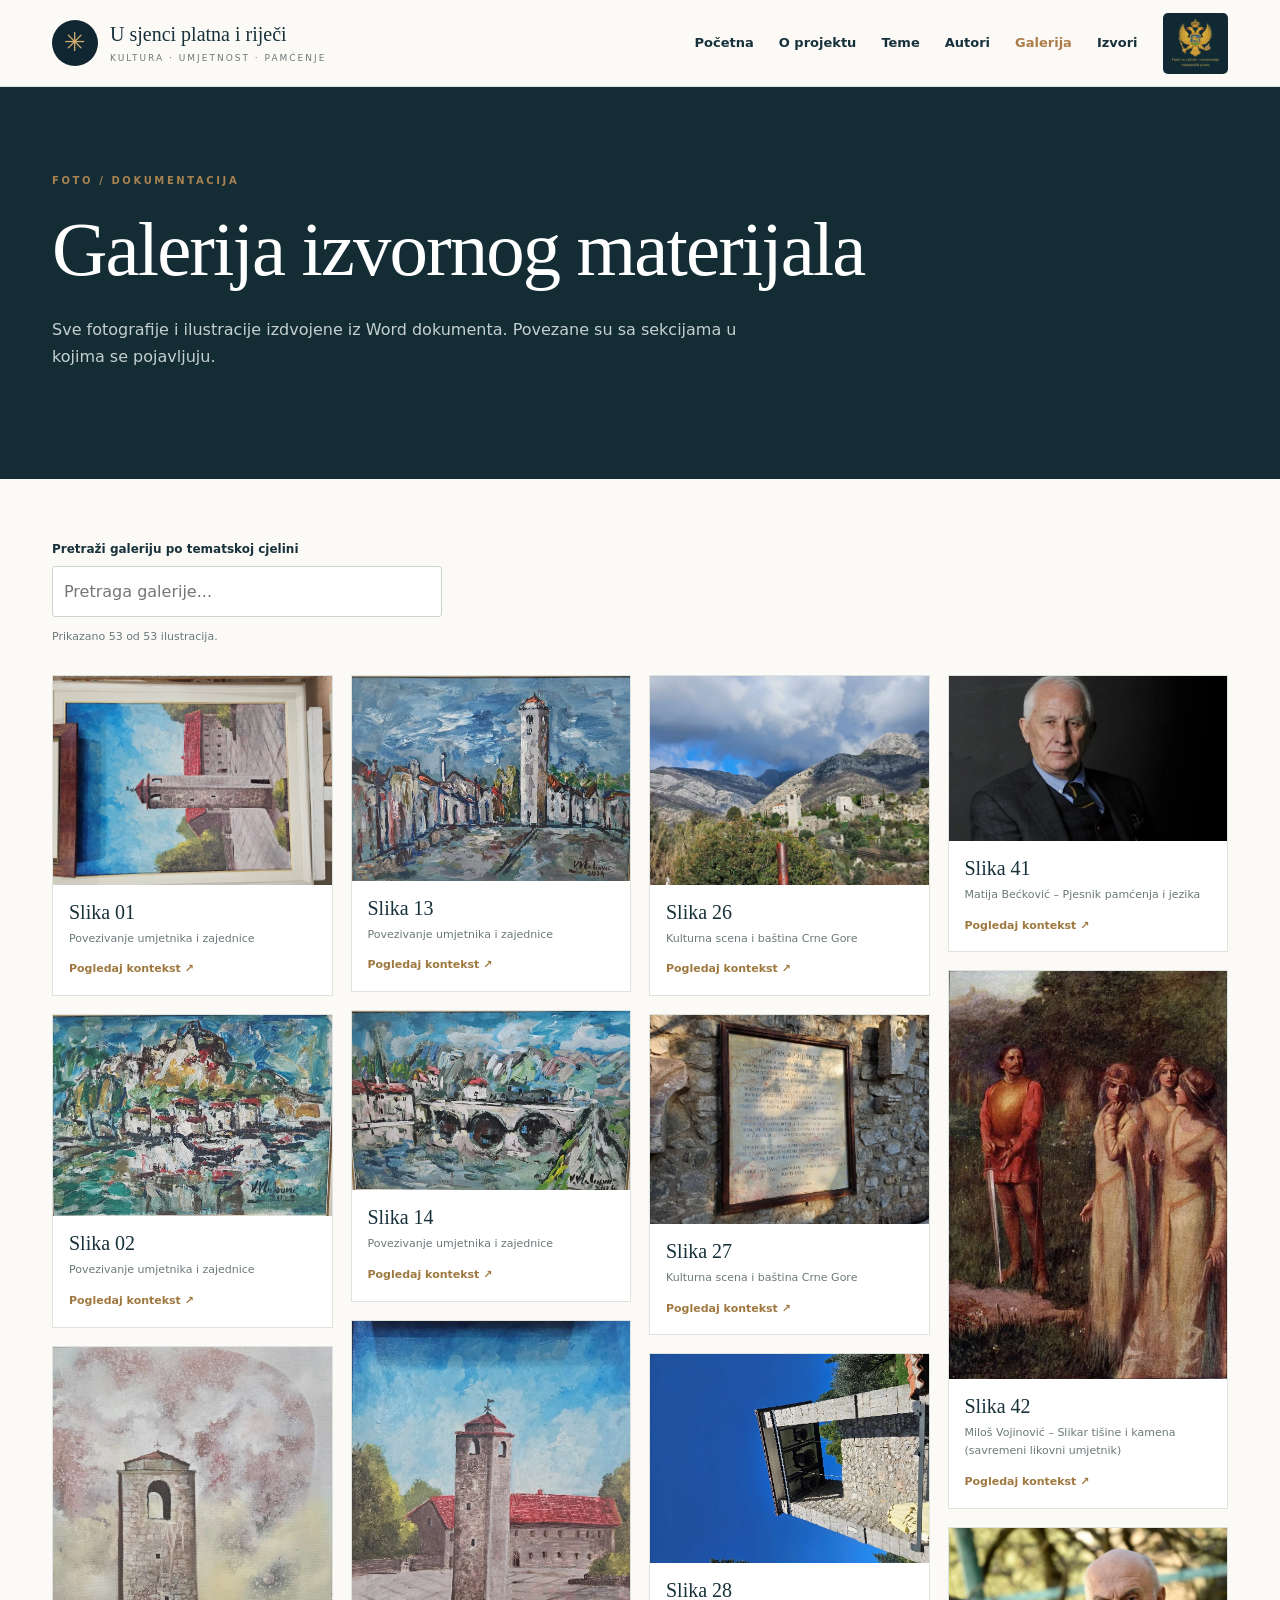
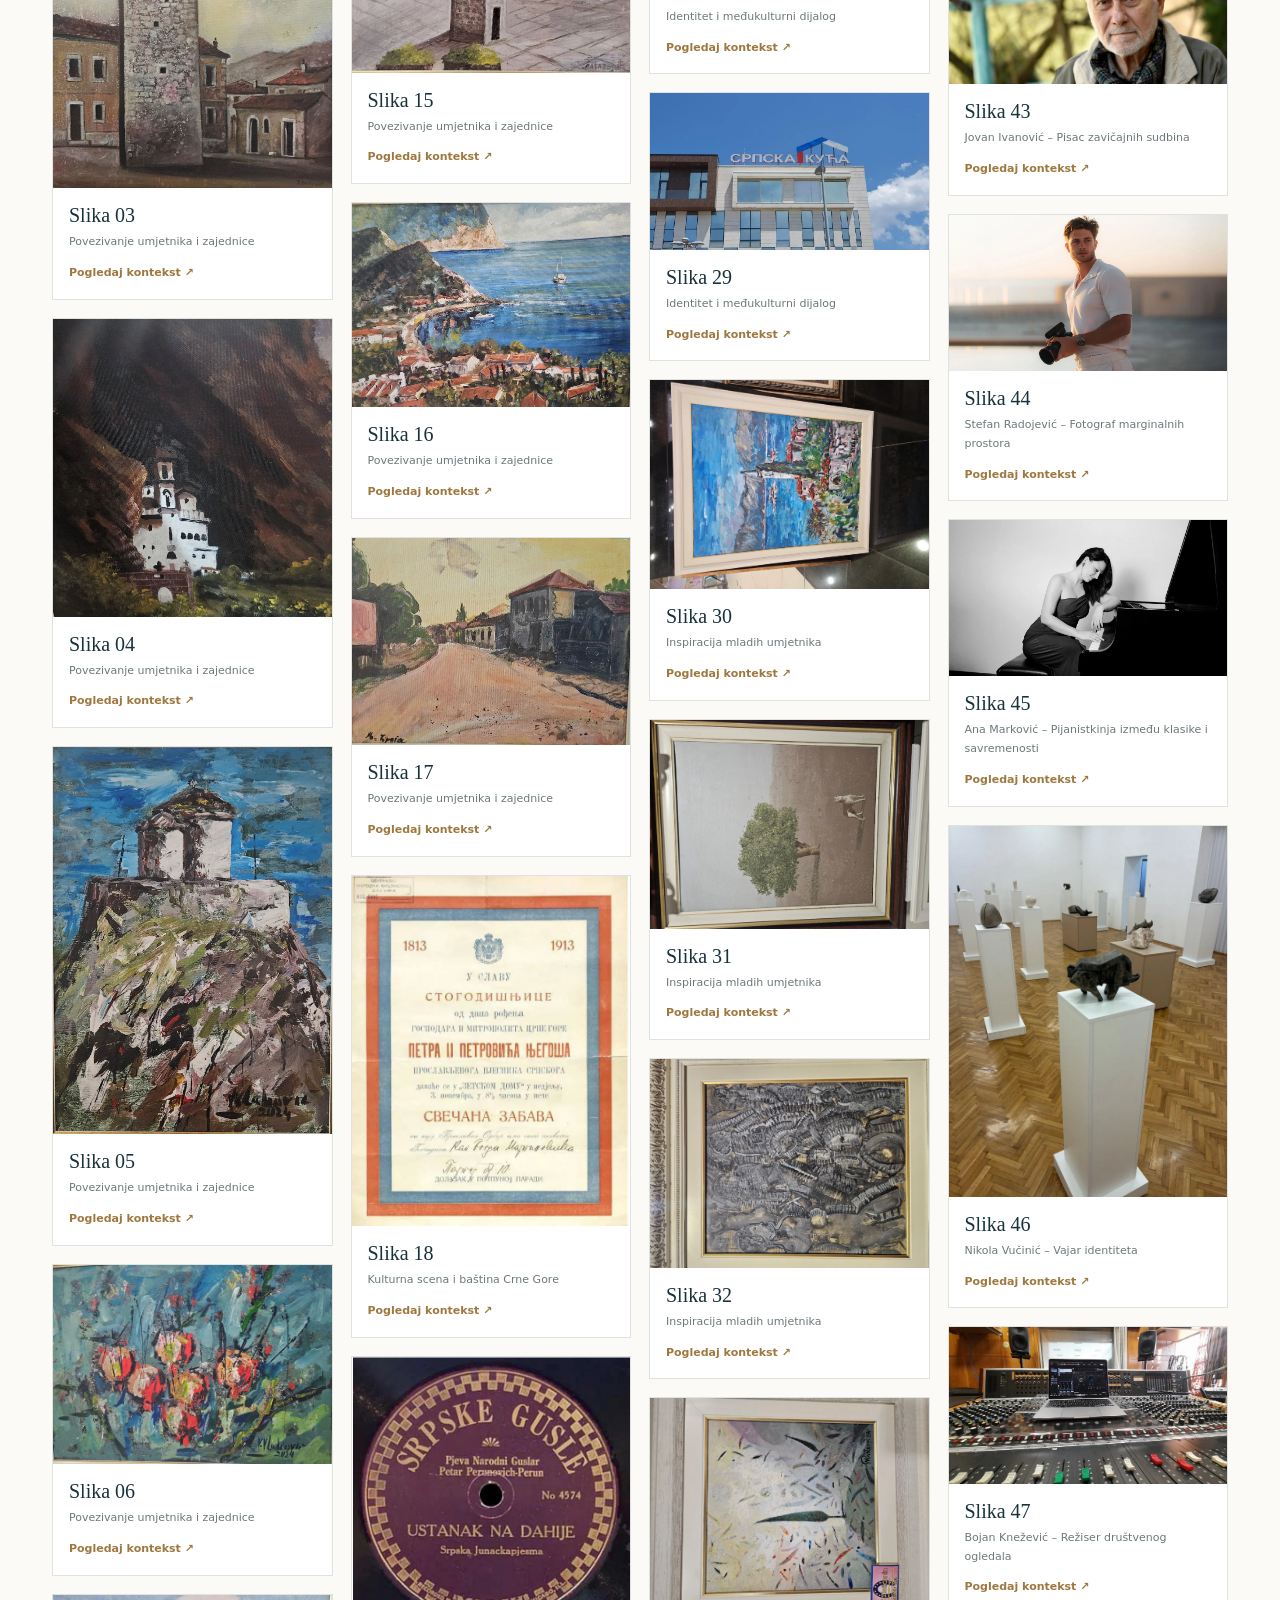
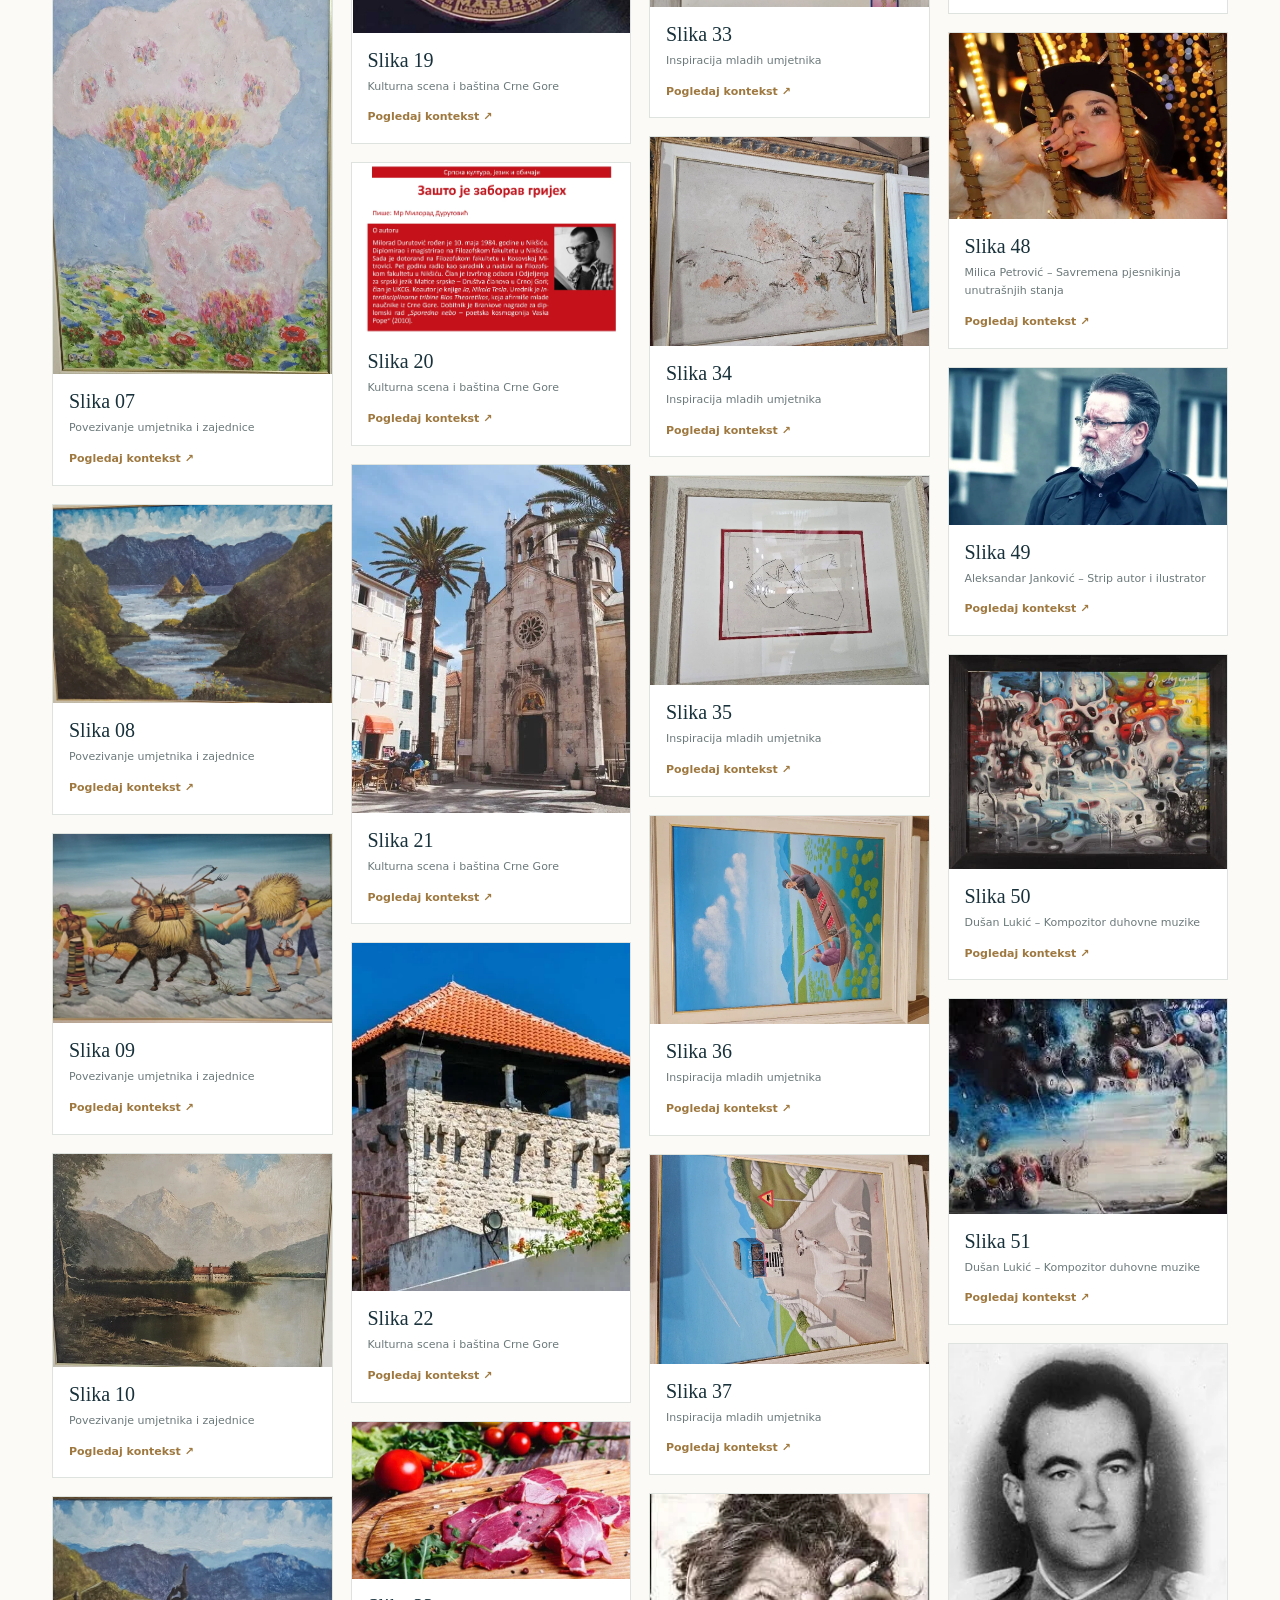
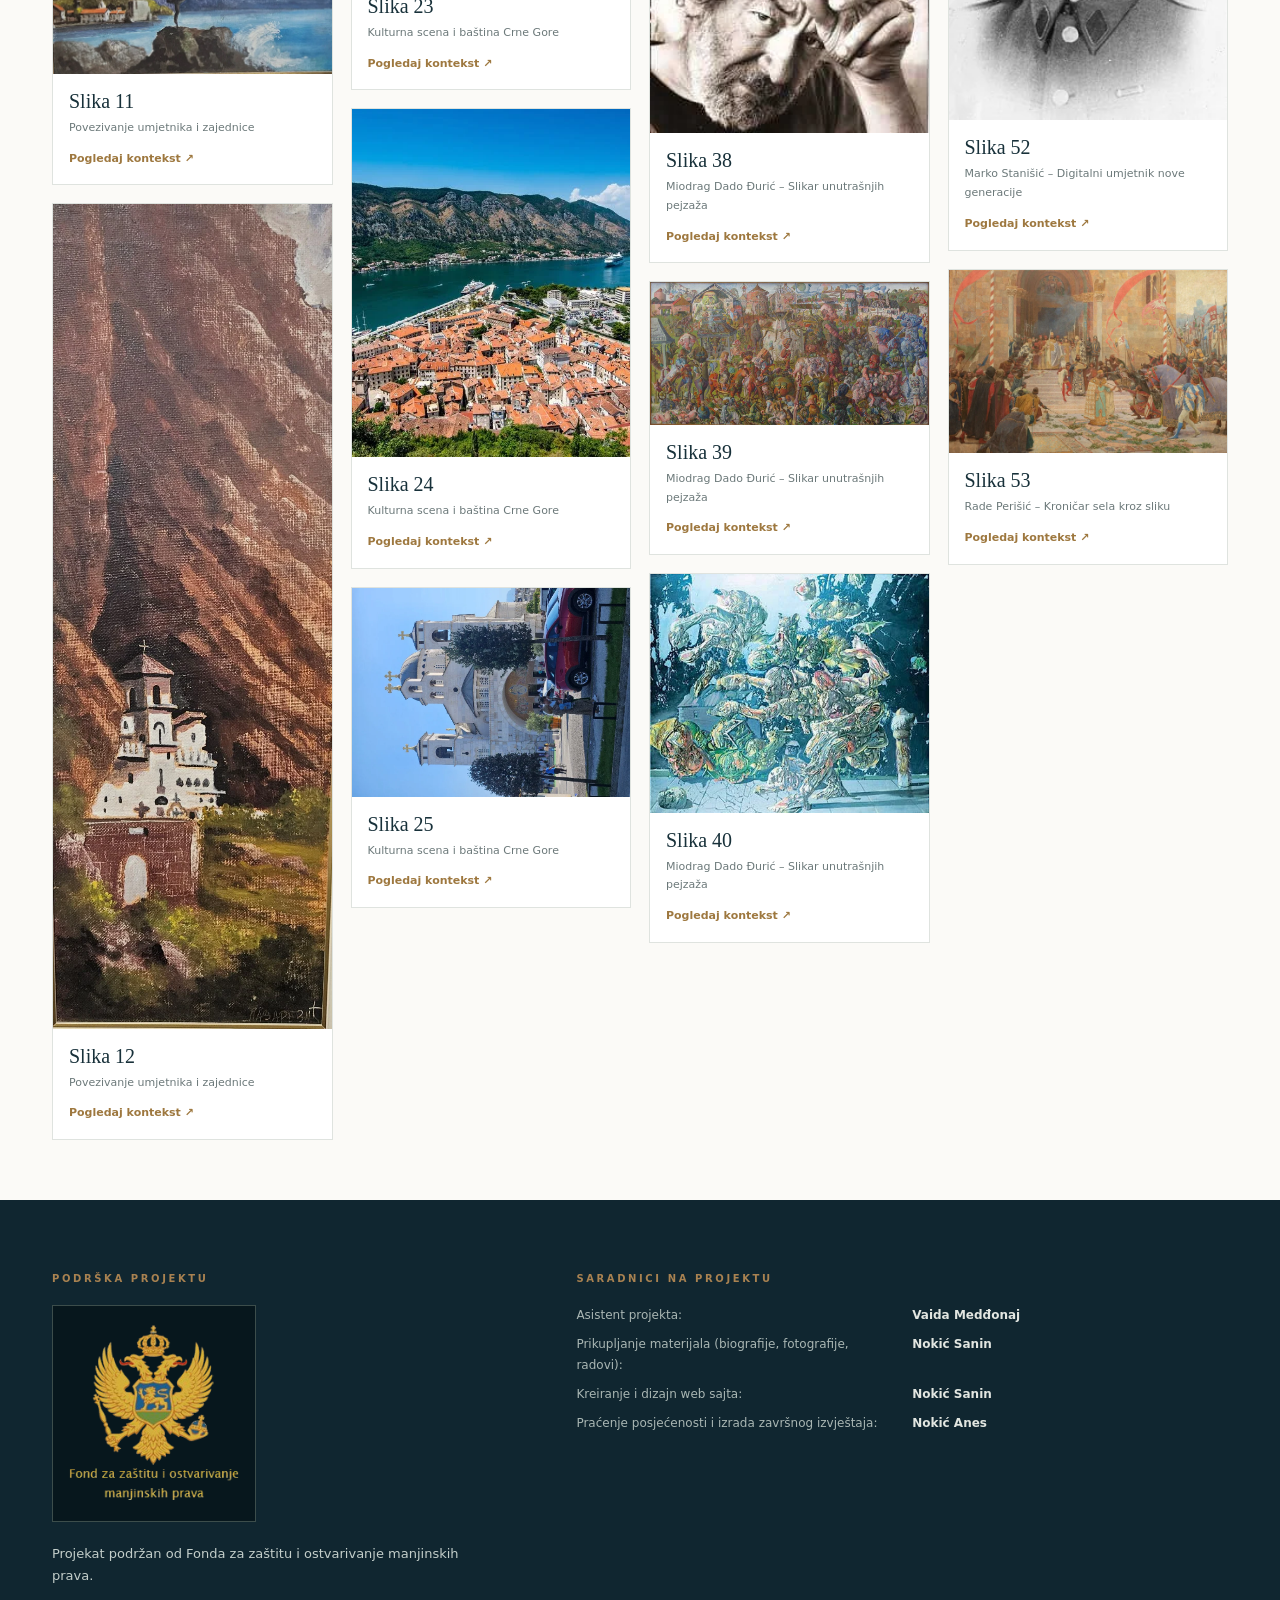
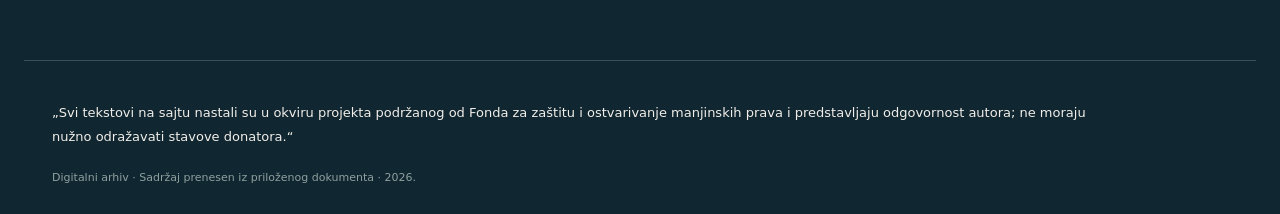
<file: galerija.html>
<!doctype html><html lang="sr-Latn-ME"><head><meta charset="utf-8"><meta name="viewport" content="width=device-width,initial-scale=1"><meta name="description" content="Kulturno-informativni i dokumentacioni portal o umjetnosti, kulturnoj baštini i međukulturnom dijalogu."><meta name="theme-color" content="#142c34"><title>Galerija | U sjenci platna i riječi</title><link rel="stylesheet" href="css/style.css"><script defer src="js/script.js"></script></head><body><a class="skip" href="#main">Preskoči navigaciju</a><header class="site-header"><div class="container header-inner"><a href="index.html" class="brand" aria-label="Početna stranica"><span class="brand-mark">✳</span><span><strong>U sjenci platna i riječi</strong><small>KULTURA · UMJETNOST · PAMĆENJE</small></span></a><button class="menu-toggle" aria-expanded="false" aria-controls="site-nav" aria-label="Otvori meni">☰</button><nav class="nav" id="site-nav" aria-label="Glavna navigacija"><a href="index.html">Početna</a><a href="o-projektu.html">O projektu</a><a href="teme.html">Teme</a><a href="biografije.html">Autori</a><a href="galerija.html">Galerija</a><a href="izvori.html">Izvori</a><a class="nav-fund" href="https://www.fzm.me/" target="_blank" rel="noopener noreferrer" aria-label="Fond za zaštitu i ostvarivanje manjinskih prava – zvanični sajt (otvara se u novoj kartici)"><img src="images/logo-fonda.png" alt="Logo Fonda za zaštitu i ostvarivanje manjinskih prava"></a></nav></div></header><main id="main"><div class="page-intro"><div class="container"><span class="eyebrow">FOTO / DOKUMENTACIJA</span><h1>Galerija izvornog materijala</h1><p>Sve fotografije i ilustracije izdvojene iz Word dokumenta. Povezane su sa sekcijama u kojima se pojavljuju.</p></div></div><div class="container gallery-container"><div class="catalog-tools"><label for="gallery-search">Pretraži galeriju po tematskoj cjelini</label><input type="search" id="gallery-search" placeholder="Pretraga galerije..."><p id="gallery-count" aria-live="polite"></p></div><div class="gallery-grid"><div class="gallery-card" data-search="povezivanje umjetnika i zajednice slika 1"><button class="zoom" data-full="images/dokument/slika-001.webp" aria-label="Otvori sliku 1"><img src="images/dokument/slika-001.webp" loading="lazy" alt="Slika 1 iz originalnog dokumenta, sekcija: Povezivanje umjetnika i zajednice"></button><div><strong>Slika 01</strong><small>Povezivanje umjetnika i zajednice</small><a href="teme.html#povezivanje">Pogledaj kontekst ↗</a></div></div><div class="gallery-card" data-search="povezivanje umjetnika i zajednice slika 2"><button class="zoom" data-full="images/dokument/slika-002.webp" aria-label="Otvori sliku 2"><img src="images/dokument/slika-002.webp" loading="lazy" alt="Slika 2 iz originalnog dokumenta, sekcija: Povezivanje umjetnika i zajednice"></button><div><strong>Slika 02</strong><small>Povezivanje umjetnika i zajednice</small><a href="teme.html#povezivanje">Pogledaj kontekst ↗</a></div></div><div class="gallery-card" data-search="povezivanje umjetnika i zajednice slika 3"><button class="zoom" data-full="images/dokument/slika-003.webp" aria-label="Otvori sliku 3"><img src="images/dokument/slika-003.webp" loading="lazy" alt="Slika 3 iz originalnog dokumenta, sekcija: Povezivanje umjetnika i zajednice"></button><div><strong>Slika 03</strong><small>Povezivanje umjetnika i zajednice</small><a href="teme.html#povezivanje">Pogledaj kontekst ↗</a></div></div><div class="gallery-card" data-search="povezivanje umjetnika i zajednice slika 4"><button class="zoom" data-full="images/dokument/slika-004.webp" aria-label="Otvori sliku 4"><img src="images/dokument/slika-004.webp" loading="lazy" alt="Slika 4 iz originalnog dokumenta, sekcija: Povezivanje umjetnika i zajednice"></button><div><strong>Slika 04</strong><small>Povezivanje umjetnika i zajednice</small><a href="teme.html#povezivanje">Pogledaj kontekst ↗</a></div></div><div class="gallery-card" data-search="povezivanje umjetnika i zajednice slika 5"><button class="zoom" data-full="images/dokument/slika-005.webp" aria-label="Otvori sliku 5"><img src="images/dokument/slika-005.webp" loading="lazy" alt="Slika 5 iz originalnog dokumenta, sekcija: Povezivanje umjetnika i zajednice"></button><div><strong>Slika 05</strong><small>Povezivanje umjetnika i zajednice</small><a href="teme.html#povezivanje">Pogledaj kontekst ↗</a></div></div><div class="gallery-card" data-search="povezivanje umjetnika i zajednice slika 6"><button class="zoom" data-full="images/dokument/slika-006.webp" aria-label="Otvori sliku 6"><img src="images/dokument/slika-006.webp" loading="lazy" alt="Slika 6 iz originalnog dokumenta, sekcija: Povezivanje umjetnika i zajednice"></button><div><strong>Slika 06</strong><small>Povezivanje umjetnika i zajednice</small><a href="teme.html#povezivanje">Pogledaj kontekst ↗</a></div></div><div class="gallery-card" data-search="povezivanje umjetnika i zajednice slika 7"><button class="zoom" data-full="images/dokument/slika-007.webp" aria-label="Otvori sliku 7"><img src="images/dokument/slika-007.webp" loading="lazy" alt="Slika 7 iz originalnog dokumenta, sekcija: Povezivanje umjetnika i zajednice"></button><div><strong>Slika 07</strong><small>Povezivanje umjetnika i zajednice</small><a href="teme.html#povezivanje">Pogledaj kontekst ↗</a></div></div><div class="gallery-card" data-search="povezivanje umjetnika i zajednice slika 8"><button class="zoom" data-full="images/dokument/slika-008.webp" aria-label="Otvori sliku 8"><img src="images/dokument/slika-008.webp" loading="lazy" alt="Slika 8 iz originalnog dokumenta, sekcija: Povezivanje umjetnika i zajednice"></button><div><strong>Slika 08</strong><small>Povezivanje umjetnika i zajednice</small><a href="teme.html#povezivanje">Pogledaj kontekst ↗</a></div></div><div class="gallery-card" data-search="povezivanje umjetnika i zajednice slika 9"><button class="zoom" data-full="images/dokument/slika-009.webp" aria-label="Otvori sliku 9"><img src="images/dokument/slika-009.webp" loading="lazy" alt="Slika 9 iz originalnog dokumenta, sekcija: Povezivanje umjetnika i zajednice"></button><div><strong>Slika 09</strong><small>Povezivanje umjetnika i zajednice</small><a href="teme.html#povezivanje">Pogledaj kontekst ↗</a></div></div><div class="gallery-card" data-search="povezivanje umjetnika i zajednice slika 10"><button class="zoom" data-full="images/dokument/slika-010.webp" aria-label="Otvori sliku 10"><img src="images/dokument/slika-010.webp" loading="lazy" alt="Slika 10 iz originalnog dokumenta, sekcija: Povezivanje umjetnika i zajednice"></button><div><strong>Slika 10</strong><small>Povezivanje umjetnika i zajednice</small><a href="teme.html#povezivanje">Pogledaj kontekst ↗</a></div></div><div class="gallery-card" data-search="povezivanje umjetnika i zajednice slika 11"><button class="zoom" data-full="images/dokument/slika-011.webp" aria-label="Otvori sliku 11"><img src="images/dokument/slika-011.webp" loading="lazy" alt="Slika 11 iz originalnog dokumenta, sekcija: Povezivanje umjetnika i zajednice"></button><div><strong>Slika 11</strong><small>Povezivanje umjetnika i zajednice</small><a href="teme.html#povezivanje">Pogledaj kontekst ↗</a></div></div><div class="gallery-card" data-search="povezivanje umjetnika i zajednice slika 12"><button class="zoom" data-full="images/dokument/slika-012.webp" aria-label="Otvori sliku 12"><img src="images/dokument/slika-012.webp" loading="lazy" alt="Slika 12 iz originalnog dokumenta, sekcija: Povezivanje umjetnika i zajednice"></button><div><strong>Slika 12</strong><small>Povezivanje umjetnika i zajednice</small><a href="teme.html#povezivanje">Pogledaj kontekst ↗</a></div></div><div class="gallery-card" data-search="povezivanje umjetnika i zajednice slika 13"><button class="zoom" data-full="images/dokument/slika-013.webp" aria-label="Otvori sliku 13"><img src="images/dokument/slika-013.webp" loading="lazy" alt="Slika 13 iz originalnog dokumenta, sekcija: Povezivanje umjetnika i zajednice"></button><div><strong>Slika 13</strong><small>Povezivanje umjetnika i zajednice</small><a href="teme.html#povezivanje">Pogledaj kontekst ↗</a></div></div><div class="gallery-card" data-search="povezivanje umjetnika i zajednice slika 14"><button class="zoom" data-full="images/dokument/slika-014.webp" aria-label="Otvori sliku 14"><img src="images/dokument/slika-014.webp" loading="lazy" alt="Slika 14 iz originalnog dokumenta, sekcija: Povezivanje umjetnika i zajednice"></button><div><strong>Slika 14</strong><small>Povezivanje umjetnika i zajednice</small><a href="teme.html#povezivanje">Pogledaj kontekst ↗</a></div></div><div class="gallery-card" data-search="povezivanje umjetnika i zajednice slika 15"><button class="zoom" data-full="images/dokument/slika-015.webp" aria-label="Otvori sliku 15"><img src="images/dokument/slika-015.webp" loading="lazy" alt="Slika 15 iz originalnog dokumenta, sekcija: Povezivanje umjetnika i zajednice"></button><div><strong>Slika 15</strong><small>Povezivanje umjetnika i zajednice</small><a href="teme.html#povezivanje">Pogledaj kontekst ↗</a></div></div><div class="gallery-card" data-search="povezivanje umjetnika i zajednice slika 16"><button class="zoom" data-full="images/dokument/slika-016.webp" aria-label="Otvori sliku 16"><img src="images/dokument/slika-016.webp" loading="lazy" alt="Slika 16 iz originalnog dokumenta, sekcija: Povezivanje umjetnika i zajednice"></button><div><strong>Slika 16</strong><small>Povezivanje umjetnika i zajednice</small><a href="teme.html#povezivanje">Pogledaj kontekst ↗</a></div></div><div class="gallery-card" data-search="povezivanje umjetnika i zajednice slika 17"><button class="zoom" data-full="images/dokument/slika-017.webp" aria-label="Otvori sliku 17"><img src="images/dokument/slika-017.webp" loading="lazy" alt="Slika 17 iz originalnog dokumenta, sekcija: Povezivanje umjetnika i zajednice"></button><div><strong>Slika 17</strong><small>Povezivanje umjetnika i zajednice</small><a href="teme.html#povezivanje">Pogledaj kontekst ↗</a></div></div><div class="gallery-card" data-search="kulturna scena i baština crne gore slika 18"><button class="zoom" data-full="images/dokument/slika-018.webp" aria-label="Otvori sliku 18"><img src="images/dokument/slika-018.webp" loading="lazy" alt="Slika 18 iz originalnog dokumenta, sekcija: Kulturna scena i baština Crne Gore"></button><div><strong>Slika 18</strong><small>Kulturna scena i baština Crne Gore</small><a href="teme.html#kulturna-scena">Pogledaj kontekst ↗</a></div></div><div class="gallery-card" data-search="kulturna scena i baština crne gore slika 19"><button class="zoom" data-full="images/dokument/slika-019.webp" aria-label="Otvori sliku 19"><img src="images/dokument/slika-019.webp" loading="lazy" alt="Slika 19 iz originalnog dokumenta, sekcija: Kulturna scena i baština Crne Gore"></button><div><strong>Slika 19</strong><small>Kulturna scena i baština Crne Gore</small><a href="teme.html#kulturna-scena">Pogledaj kontekst ↗</a></div></div><div class="gallery-card" data-search="kulturna scena i baština crne gore slika 20"><button class="zoom" data-full="images/dokument/slika-020.webp" aria-label="Otvori sliku 20"><img src="images/dokument/slika-020.webp" loading="lazy" alt="Slika 20 iz originalnog dokumenta, sekcija: Kulturna scena i baština Crne Gore"></button><div><strong>Slika 20</strong><small>Kulturna scena i baština Crne Gore</small><a href="teme.html#kulturna-scena">Pogledaj kontekst ↗</a></div></div><div class="gallery-card" data-search="kulturna scena i baština crne gore slika 21"><button class="zoom" data-full="images/dokument/slika-021.webp" aria-label="Otvori sliku 21"><img src="images/dokument/slika-021.webp" loading="lazy" alt="Slika 21 iz originalnog dokumenta, sekcija: Kulturna scena i baština Crne Gore"></button><div><strong>Slika 21</strong><small>Kulturna scena i baština Crne Gore</small><a href="teme.html#kulturna-scena">Pogledaj kontekst ↗</a></div></div><div class="gallery-card" data-search="kulturna scena i baština crne gore slika 22"><button class="zoom" data-full="images/dokument/slika-022.webp" aria-label="Otvori sliku 22"><img src="images/dokument/slika-022.webp" loading="lazy" alt="Slika 22 iz originalnog dokumenta, sekcija: Kulturna scena i baština Crne Gore"></button><div><strong>Slika 22</strong><small>Kulturna scena i baština Crne Gore</small><a href="teme.html#kulturna-scena">Pogledaj kontekst ↗</a></div></div><div class="gallery-card" data-search="kulturna scena i baština crne gore slika 23"><button class="zoom" data-full="images/dokument/slika-023.webp" aria-label="Otvori sliku 23"><img src="images/dokument/slika-023.webp" loading="lazy" alt="Slika 23 iz originalnog dokumenta, sekcija: Kulturna scena i baština Crne Gore"></button><div><strong>Slika 23</strong><small>Kulturna scena i baština Crne Gore</small><a href="teme.html#kulturna-scena">Pogledaj kontekst ↗</a></div></div><div class="gallery-card" data-search="kulturna scena i baština crne gore slika 24"><button class="zoom" data-full="images/dokument/slika-024.webp" aria-label="Otvori sliku 24"><img src="images/dokument/slika-024.webp" loading="lazy" alt="Slika 24 iz originalnog dokumenta, sekcija: Kulturna scena i baština Crne Gore"></button><div><strong>Slika 24</strong><small>Kulturna scena i baština Crne Gore</small><a href="teme.html#kulturna-scena">Pogledaj kontekst ↗</a></div></div><div class="gallery-card" data-search="kulturna scena i baština crne gore slika 25"><button class="zoom" data-full="images/dokument/slika-025.webp" aria-label="Otvori sliku 25"><img src="images/dokument/slika-025.webp" loading="lazy" alt="Slika 25 iz originalnog dokumenta, sekcija: Kulturna scena i baština Crne Gore"></button><div><strong>Slika 25</strong><small>Kulturna scena i baština Crne Gore</small><a href="teme.html#kulturna-scena">Pogledaj kontekst ↗</a></div></div><div class="gallery-card" data-search="kulturna scena i baština crne gore slika 26"><button class="zoom" data-full="images/dokument/slika-026.webp" aria-label="Otvori sliku 26"><img src="images/dokument/slika-026.webp" loading="lazy" alt="Slika 26 iz originalnog dokumenta, sekcija: Kulturna scena i baština Crne Gore"></button><div><strong>Slika 26</strong><small>Kulturna scena i baština Crne Gore</small><a href="teme.html#kulturna-scena">Pogledaj kontekst ↗</a></div></div><div class="gallery-card" data-search="kulturna scena i baština crne gore slika 27"><button class="zoom" data-full="images/dokument/slika-027.webp" aria-label="Otvori sliku 27"><img src="images/dokument/slika-027.webp" loading="lazy" alt="Slika 27 iz originalnog dokumenta, sekcija: Kulturna scena i baština Crne Gore"></button><div><strong>Slika 27</strong><small>Kulturna scena i baština Crne Gore</small><a href="teme.html#kulturna-scena">Pogledaj kontekst ↗</a></div></div><div class="gallery-card" data-search="identitet i međukulturni dijalog slika 28"><button class="zoom" data-full="images/dokument/slika-028.webp" aria-label="Otvori sliku 28"><img src="images/dokument/slika-028.webp" loading="lazy" alt="Slika 28 iz originalnog dokumenta, sekcija: Identitet i međukulturni dijalog"></button><div><strong>Slika 28</strong><small>Identitet i međukulturni dijalog</small><a href="teme.html#identitet">Pogledaj kontekst ↗</a></div></div><div class="gallery-card" data-search="identitet i međukulturni dijalog slika 29"><button class="zoom" data-full="images/dokument/slika-029.webp" aria-label="Otvori sliku 29"><img src="images/dokument/slika-029.webp" loading="lazy" alt="Slika 29 iz originalnog dokumenta, sekcija: Identitet i međukulturni dijalog"></button><div><strong>Slika 29</strong><small>Identitet i međukulturni dijalog</small><a href="teme.html#identitet">Pogledaj kontekst ↗</a></div></div><div class="gallery-card" data-search="inspiracija mladih umjetnika slika 30"><button class="zoom" data-full="images/dokument/slika-030.webp" aria-label="Otvori sliku 30"><img src="images/dokument/slika-030.webp" loading="lazy" alt="Slika 30 iz originalnog dokumenta, sekcija: Inspiracija mladih umjetnika"></button><div><strong>Slika 30</strong><small>Inspiracija mladih umjetnika</small><a href="teme.html#mladi">Pogledaj kontekst ↗</a></div></div><div class="gallery-card" data-search="inspiracija mladih umjetnika slika 31"><button class="zoom" data-full="images/dokument/slika-031.webp" aria-label="Otvori sliku 31"><img src="images/dokument/slika-031.webp" loading="lazy" alt="Slika 31 iz originalnog dokumenta, sekcija: Inspiracija mladih umjetnika"></button><div><strong>Slika 31</strong><small>Inspiracija mladih umjetnika</small><a href="teme.html#mladi">Pogledaj kontekst ↗</a></div></div><div class="gallery-card" data-search="inspiracija mladih umjetnika slika 32"><button class="zoom" data-full="images/dokument/slika-032.webp" aria-label="Otvori sliku 32"><img src="images/dokument/slika-032.webp" loading="lazy" alt="Slika 32 iz originalnog dokumenta, sekcija: Inspiracija mladih umjetnika"></button><div><strong>Slika 32</strong><small>Inspiracija mladih umjetnika</small><a href="teme.html#mladi">Pogledaj kontekst ↗</a></div></div><div class="gallery-card" data-search="inspiracija mladih umjetnika slika 33"><button class="zoom" data-full="images/dokument/slika-033.webp" aria-label="Otvori sliku 33"><img src="images/dokument/slika-033.webp" loading="lazy" alt="Slika 33 iz originalnog dokumenta, sekcija: Inspiracija mladih umjetnika"></button><div><strong>Slika 33</strong><small>Inspiracija mladih umjetnika</small><a href="teme.html#mladi">Pogledaj kontekst ↗</a></div></div><div class="gallery-card" data-search="inspiracija mladih umjetnika slika 34"><button class="zoom" data-full="images/dokument/slika-034.webp" aria-label="Otvori sliku 34"><img src="images/dokument/slika-034.webp" loading="lazy" alt="Slika 34 iz originalnog dokumenta, sekcija: Inspiracija mladih umjetnika"></button><div><strong>Slika 34</strong><small>Inspiracija mladih umjetnika</small><a href="teme.html#mladi">Pogledaj kontekst ↗</a></div></div><div class="gallery-card" data-search="inspiracija mladih umjetnika slika 35"><button class="zoom" data-full="images/dokument/slika-035.webp" aria-label="Otvori sliku 35"><img src="images/dokument/slika-035.webp" loading="lazy" alt="Slika 35 iz originalnog dokumenta, sekcija: Inspiracija mladih umjetnika"></button><div><strong>Slika 35</strong><small>Inspiracija mladih umjetnika</small><a href="teme.html#mladi">Pogledaj kontekst ↗</a></div></div><div class="gallery-card" data-search="inspiracija mladih umjetnika slika 36"><button class="zoom" data-full="images/dokument/slika-036.webp" aria-label="Otvori sliku 36"><img src="images/dokument/slika-036.webp" loading="lazy" alt="Slika 36 iz originalnog dokumenta, sekcija: Inspiracija mladih umjetnika"></button><div><strong>Slika 36</strong><small>Inspiracija mladih umjetnika</small><a href="teme.html#mladi">Pogledaj kontekst ↗</a></div></div><div class="gallery-card" data-search="inspiracija mladih umjetnika slika 37"><button class="zoom" data-full="images/dokument/slika-037.webp" aria-label="Otvori sliku 37"><img src="images/dokument/slika-037.webp" loading="lazy" alt="Slika 37 iz originalnog dokumenta, sekcija: Inspiracija mladih umjetnika"></button><div><strong>Slika 37</strong><small>Inspiracija mladih umjetnika</small><a href="teme.html#mladi">Pogledaj kontekst ↗</a></div></div><div class="gallery-card" data-search="miodrag dado đurić – slikar unutrašnjih pejzaža slika 38"><button class="zoom" data-full="images/dokument/slika-038.webp" aria-label="Otvori sliku 38"><img src="images/dokument/slika-038.webp" loading="lazy" alt="Slika 38 iz originalnog dokumenta, sekcija: Miodrag Dado Đurić – Slikar unutrašnjih pejzaža"></button><div><strong>Slika 38</strong><small>Miodrag Dado Đurić – Slikar unutrašnjih pejzaža</small><a href="biografije.html#autor-1">Pogledaj kontekst ↗</a></div></div><div class="gallery-card" data-search="miodrag dado đurić – slikar unutrašnjih pejzaža slika 39"><button class="zoom" data-full="images/dokument/slika-039.webp" aria-label="Otvori sliku 39"><img src="images/dokument/slika-039.webp" loading="lazy" alt="Slika 39 iz originalnog dokumenta, sekcija: Miodrag Dado Đurić – Slikar unutrašnjih pejzaža"></button><div><strong>Slika 39</strong><small>Miodrag Dado Đurić – Slikar unutrašnjih pejzaža</small><a href="biografije.html#autor-1">Pogledaj kontekst ↗</a></div></div><div class="gallery-card" data-search="miodrag dado đurić – slikar unutrašnjih pejzaža slika 40"><button class="zoom" data-full="images/dokument/slika-040.webp" aria-label="Otvori sliku 40"><img src="images/dokument/slika-040.webp" loading="lazy" alt="Slika 40 iz originalnog dokumenta, sekcija: Miodrag Dado Đurić – Slikar unutrašnjih pejzaža"></button><div><strong>Slika 40</strong><small>Miodrag Dado Đurić – Slikar unutrašnjih pejzaža</small><a href="biografije.html#autor-1">Pogledaj kontekst ↗</a></div></div><div class="gallery-card" data-search="matija bećković – pjesnik pamćenja i jezika slika 41"><button class="zoom" data-full="images/dokument/slika-041.webp" aria-label="Otvori sliku 41"><img src="images/dokument/slika-041.webp" loading="lazy" alt="Slika 41 iz originalnog dokumenta, sekcija: Matija Bećković – Pjesnik pamćenja i jezika"></button><div><strong>Slika 41</strong><small>Matija Bećković – Pjesnik pamćenja i jezika</small><a href="biografije.html#autor-2">Pogledaj kontekst ↗</a></div></div><div class="gallery-card" data-search="miloš vojinović – slikar tišine i kamena (savremeni likovni umjetnik) slika 42"><button class="zoom" data-full="images/dokument/slika-042.webp" aria-label="Otvori sliku 42"><img src="images/dokument/slika-042.webp" loading="lazy" alt="Slika 42 iz originalnog dokumenta, sekcija: Miloš Vojinović – Slikar tišine i kamena (savremeni likovni umjetnik)"></button><div><strong>Slika 42</strong><small>Miloš Vojinović – Slikar tišine i kamena (savremeni likovni umjetnik)</small><a href="biografije.html#autor-3">Pogledaj kontekst ↗</a></div></div><div class="gallery-card" data-search="jovan ivanović – pisac zavičajnih sudbina slika 43"><button class="zoom" data-full="images/dokument/slika-043.webp" aria-label="Otvori sliku 43"><img src="images/dokument/slika-043.webp" loading="lazy" alt="Slika 43 iz originalnog dokumenta, sekcija: Jovan Ivanović – Pisac zavičajnih sudbina"></button><div><strong>Slika 43</strong><small>Jovan Ivanović – Pisac zavičajnih sudbina</small><a href="biografije.html#autor-5">Pogledaj kontekst ↗</a></div></div><div class="gallery-card" data-search="stefan radojević – fotograf marginalnih prostora slika 44"><button class="zoom" data-full="images/dokument/slika-044.webp" aria-label="Otvori sliku 44"><img src="images/dokument/slika-044.webp" loading="lazy" alt="Slika 44 iz originalnog dokumenta, sekcija: Stefan Radojević – Fotograf marginalnih prostora"></button><div><strong>Slika 44</strong><small>Stefan Radojević – Fotograf marginalnih prostora</small><a href="biografije.html#autor-6">Pogledaj kontekst ↗</a></div></div><div class="gallery-card" data-search="ana marković – pijanistkinja između klasike i savremenosti slika 45"><button class="zoom" data-full="images/dokument/slika-045.webp" aria-label="Otvori sliku 45"><img src="images/dokument/slika-045.webp" loading="lazy" alt="Slika 45 iz originalnog dokumenta, sekcija: Ana Marković – Pijanistkinja između klasike i savremenosti"></button><div><strong>Slika 45</strong><small>Ana Marković – Pijanistkinja između klasike i savremenosti</small><a href="biografije.html#autor-7">Pogledaj kontekst ↗</a></div></div><div class="gallery-card" data-search="nikola vučinić – vajar identiteta slika 46"><button class="zoom" data-full="images/dokument/slika-046.webp" aria-label="Otvori sliku 46"><img src="images/dokument/slika-046.webp" loading="lazy" alt="Slika 46 iz originalnog dokumenta, sekcija: Nikola Vučinić – Vajar identiteta"></button><div><strong>Slika 46</strong><small>Nikola Vučinić – Vajar identiteta</small><a href="biografije.html#autor-8">Pogledaj kontekst ↗</a></div></div><div class="gallery-card" data-search="bojan knežević – režiser društvenog ogledala slika 47"><button class="zoom" data-full="images/dokument/slika-047.webp" aria-label="Otvori sliku 47"><img src="images/dokument/slika-047.webp" loading="lazy" alt="Slika 47 iz originalnog dokumenta, sekcija: Bojan Knežević – Režiser društvenog ogledala"></button><div><strong>Slika 47</strong><small>Bojan Knežević – Režiser društvenog ogledala</small><a href="biografije.html#autor-9">Pogledaj kontekst ↗</a></div></div><div class="gallery-card" data-search="milica petrović – savremena pjesnikinja unutrašnjih stanja slika 48"><button class="zoom" data-full="images/dokument/slika-048.webp" aria-label="Otvori sliku 48"><img src="images/dokument/slika-048.webp" loading="lazy" alt="Slika 48 iz originalnog dokumenta, sekcija: Milica Petrović – Savremena pjesnikinja unutrašnjih stanja"></button><div><strong>Slika 48</strong><small>Milica Petrović – Savremena pjesnikinja unutrašnjih stanja</small><a href="biografije.html#autor-10">Pogledaj kontekst ↗</a></div></div><div class="gallery-card" data-search="aleksandar janković – strip autor i ilustrator slika 49"><button class="zoom" data-full="images/dokument/slika-049.webp" aria-label="Otvori sliku 49"><img src="images/dokument/slika-049.webp" loading="lazy" alt="Slika 49 iz originalnog dokumenta, sekcija: Aleksandar Janković – Strip autor i ilustrator"></button><div><strong>Slika 49</strong><small>Aleksandar Janković – Strip autor i ilustrator</small><a href="biografije.html#autor-11">Pogledaj kontekst ↗</a></div></div><div class="gallery-card" data-search="dušan lukić – kompozitor duhovne muzike slika 50"><button class="zoom" data-full="images/dokument/slika-050.webp" aria-label="Otvori sliku 50"><img src="images/dokument/slika-050.webp" loading="lazy" alt="Slika 50 iz originalnog dokumenta, sekcija: Dušan Lukić – Kompozitor duhovne muzike"></button><div><strong>Slika 50</strong><small>Dušan Lukić – Kompozitor duhovne muzike</small><a href="biografije.html#autor-12">Pogledaj kontekst ↗</a></div></div><div class="gallery-card" data-search="dušan lukić – kompozitor duhovne muzike slika 51"><button class="zoom" data-full="images/dokument/slika-051.webp" aria-label="Otvori sliku 51"><img src="images/dokument/slika-051.webp" loading="lazy" alt="Slika 51 iz originalnog dokumenta, sekcija: Dušan Lukić – Kompozitor duhovne muzike"></button><div><strong>Slika 51</strong><small>Dušan Lukić – Kompozitor duhovne muzike</small><a href="biografije.html#autor-12">Pogledaj kontekst ↗</a></div></div><div class="gallery-card" data-search="marko stanišić – digitalni umjetnik nove generacije slika 52"><button class="zoom" data-full="images/dokument/slika-052.webp" aria-label="Otvori sliku 52"><img src="images/dokument/slika-052.webp" loading="lazy" alt="Slika 52 iz originalnog dokumenta, sekcija: Marko Stanišić – Digitalni umjetnik nove generacije"></button><div><strong>Slika 52</strong><small>Marko Stanišić – Digitalni umjetnik nove generacije</small><a href="biografije.html#autor-13">Pogledaj kontekst ↗</a></div></div><div class="gallery-card" data-search="rade perišić – kroničar sela kroz sliku slika 53"><button class="zoom" data-full="images/dokument/slika-053.webp" aria-label="Otvori sliku 53"><img src="images/dokument/slika-053.webp" loading="lazy" alt="Slika 53 iz originalnog dokumenta, sekcija: Rade Perišić – Kroničar sela kroz sliku"></button><div><strong>Slika 53</strong><small>Rade Perišić – Kroničar sela kroz sliku</small><a href="biografije.html#autor-14">Pogledaj kontekst ↗</a></div></div></div></div></main><footer class="footer"><div class="container footer-grid"><div><span class="eyebrow">PODRŠKA PROJEKTU</span><a class="funder-logo" href="https://www.fzm.me/" target="_blank" rel="noopener noreferrer" aria-label="Zvanični sajt Fonda za zaštitu i ostvarivanje manjinskih prava"><img src="images/logo-fonda.png" alt="Zvanični logo Fonda za zaštitu i ostvarivanje manjinskih prava"></a><p>Projekat podržan od Fonda za zaštitu i ostvarivanje manjinskih prava.</p></div><div><span class="eyebrow">SARADNICI NA PROJEKTU</span><dl class="team"><dt>Asistent projekta:</dt><dd>Vaida Medđonaj</dd><dt>Prikupljanje materijala (biografije, fotografije, radovi):</dt><dd>Nokić Sanin</dd><dt>Kreiranje i dizajn web sajta:</dt><dd>Nokić Sanin</dd><dt>Praćenje posjećenosti i izrada završnog izvještaja:</dt><dd>Nokić Anes</dd></dl></div></div><div class="footer-bottom container"><p>„Svi tekstovi na sajtu nastali su u okviru projekta podržanog od Fonda za zaštitu i ostvarivanje manjinskih prava i predstavljaju odgovornost autora; ne moraju nužno odražavati stavove donatora.“</p><small>Digitalni arhiv · Sadržaj prenesen iz priloženog dokumenta · 2026.</small></div></footer><dialog id="lightbox" class="lightbox"><button class="lightbox-close" aria-label="Zatvori sliku">×</button><img alt="Uvećana ilustracija iz dokumenta"><p>Izvorna ilustracija iz priloženog dokumenta</p></dialog></body></html>
</file>
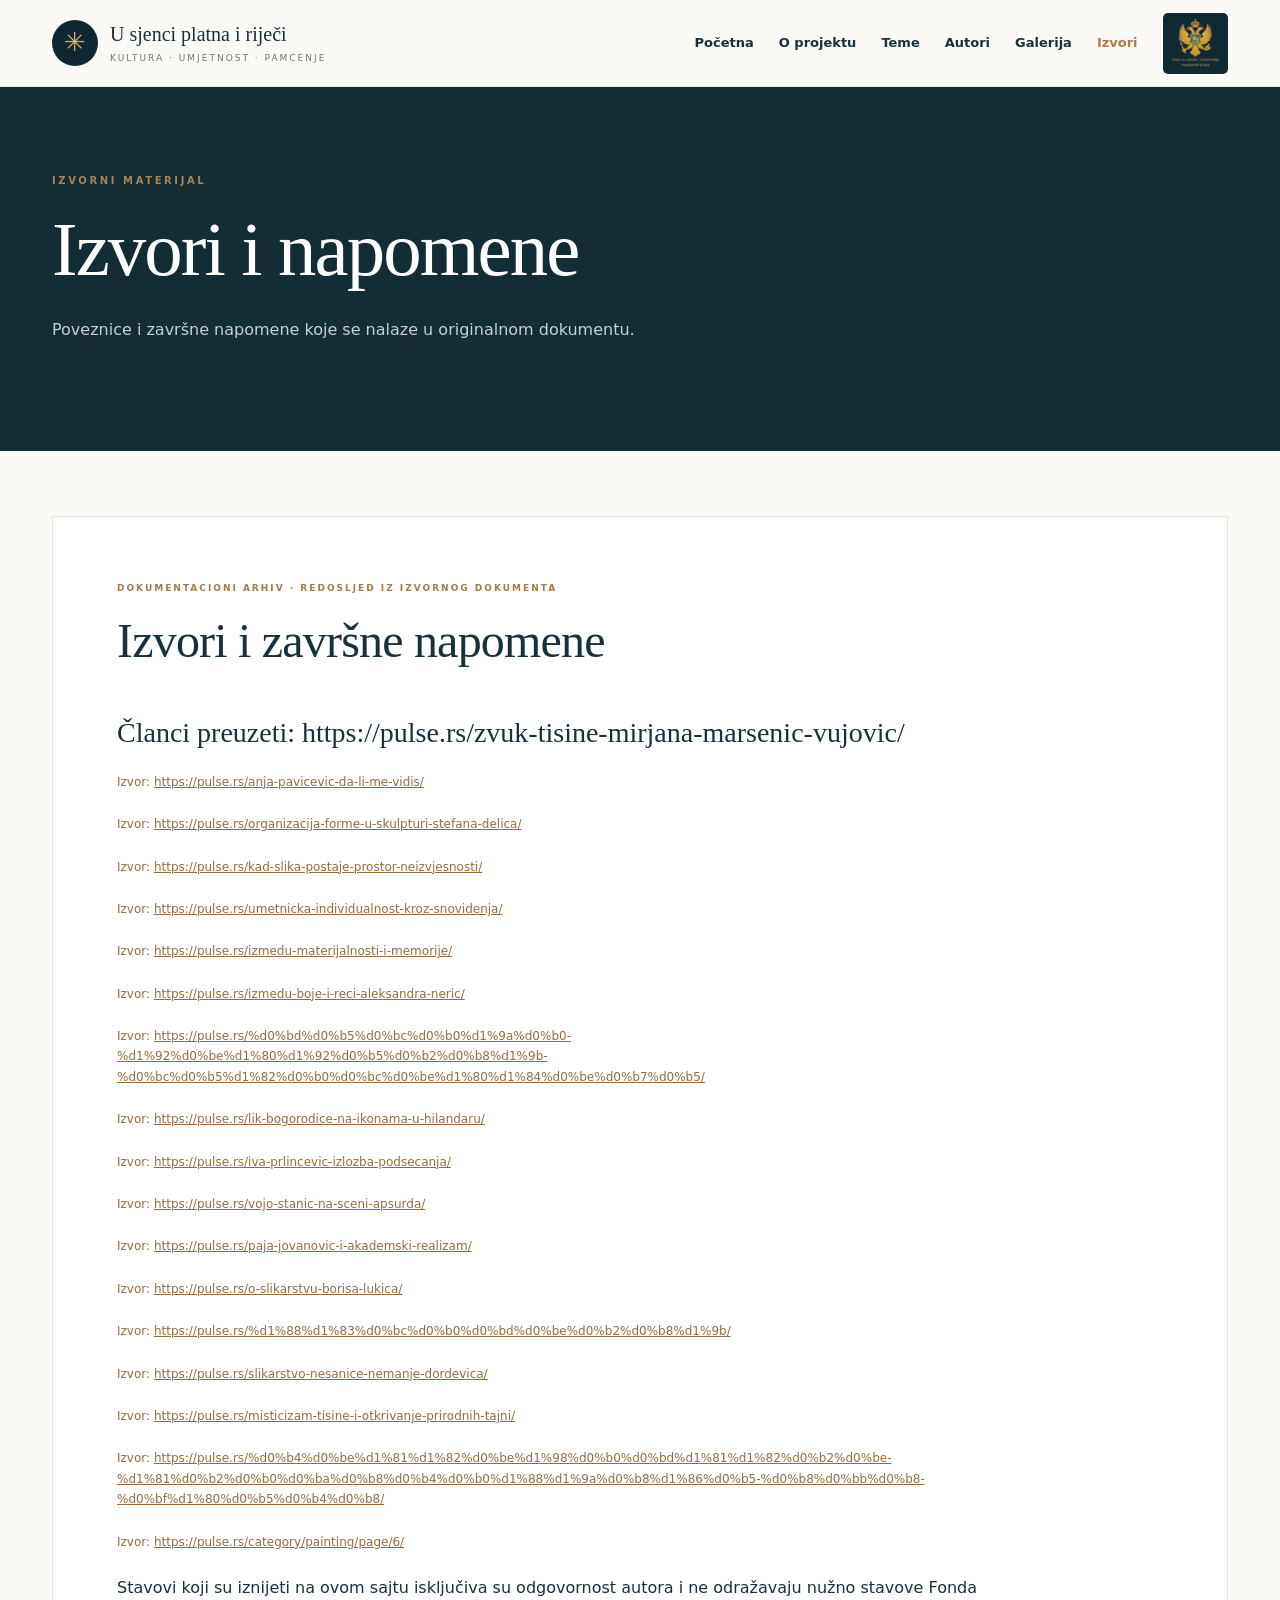
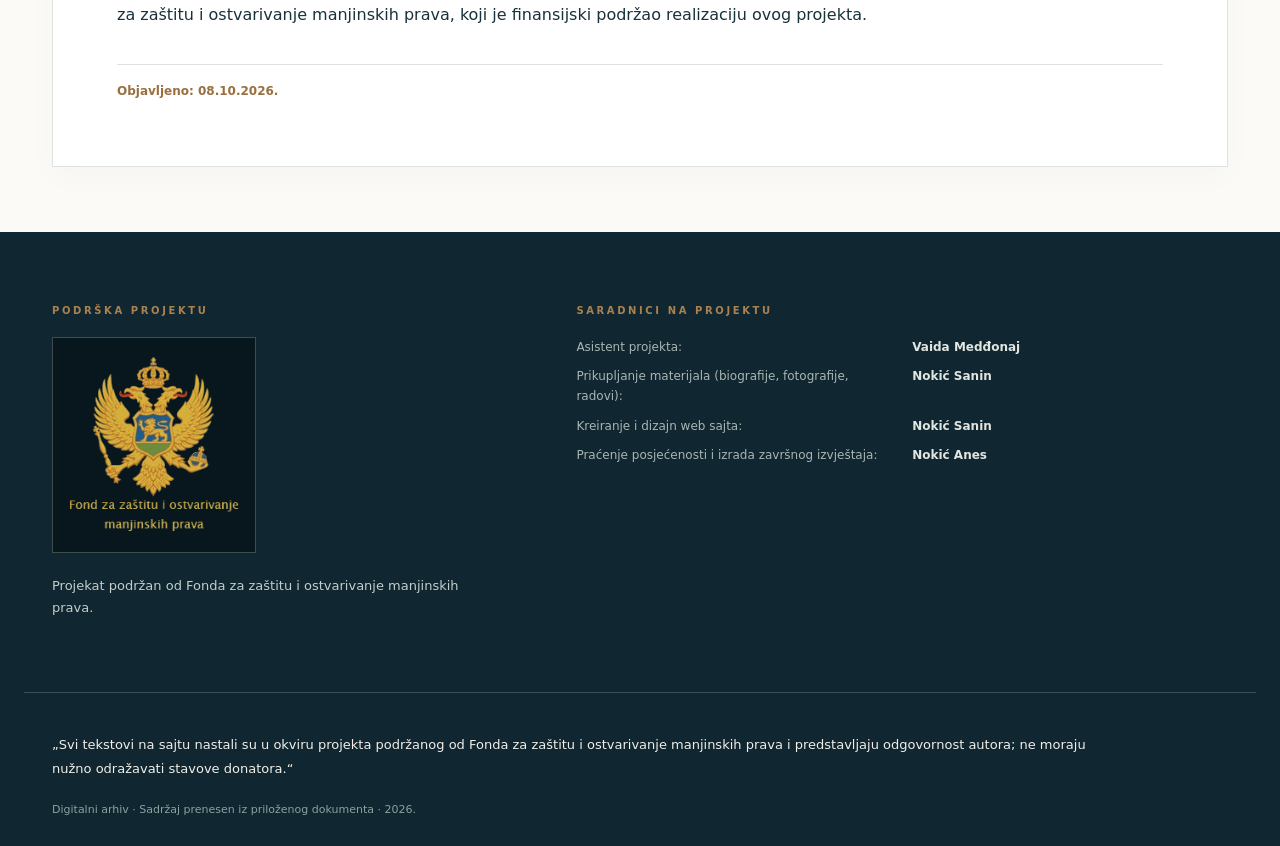
<file: izvori.html>
<!doctype html><html lang="sr-Latn-ME"><head><meta charset="utf-8"><meta name="viewport" content="width=device-width,initial-scale=1"><meta name="description" content="Kulturno-informativni i dokumentacioni portal o umjetnosti, kulturnoj baštini i međukulturnom dijalogu."><meta name="theme-color" content="#142c34"><title>Izvori | U sjenci platna i riječi</title><link rel="stylesheet" href="css/style.css"><script defer src="js/script.js"></script></head><body><a class="skip" href="#main">Preskoči navigaciju</a><header class="site-header"><div class="container header-inner"><a href="index.html" class="brand" aria-label="Početna stranica"><span class="brand-mark">✳</span><span><strong>U sjenci platna i riječi</strong><small>KULTURA · UMJETNOST · PAMĆENJE</small></span></a><button class="menu-toggle" aria-expanded="false" aria-controls="site-nav" aria-label="Otvori meni">☰</button><nav class="nav" id="site-nav" aria-label="Glavna navigacija"><a href="index.html">Početna</a><a href="o-projektu.html">O projektu</a><a href="teme.html">Teme</a><a href="biografije.html">Autori</a><a href="galerija.html">Galerija</a><a href="izvori.html">Izvori</a><a class="nav-fund" href="https://www.fzm.me/" target="_blank" rel="noopener noreferrer" aria-label="Fond za zaštitu i ostvarivanje manjinskih prava – zvanični sajt (otvara se u novoj kartici)"><img src="images/logo-fonda.png" alt="Logo Fonda za zaštitu i ostvarivanje manjinskih prava"></a></nav></div></header><main id="main"><div class="page-intro"><div class="container"><span class="eyebrow">IZVORNI MATERIJAL</span><h1>Izvori i napomene</h1><p>Poveznice i završne napomene koje se nalaze u originalnom dokumentu.</p></div></div><div class="container article-stack"><article class="content-article" id="izvori"><div class="article-kicker">DOKUMENTACIONI ARHIV · REDOSLJED IZ IZVORNOG DOKUMENTA</div><h2>Izvori i završne napomene</h2><div class="article-body"><h3>Članci preuzeti: https://pulse.rs/zvuk-tisine-mirjana-marsenic-vujovic/</h3>
<p class="source-link">Izvor: <a href="https://pulse.rs/anja-pavicevic-da-li-me-vidis/" target="_blank" rel="noopener noreferrer">https://pulse.rs/anja-pavicevic-da-li-me-vidis/</a></p>
<p class="source-link">Izvor: <a href="https://pulse.rs/organizacija-forme-u-skulpturi-stefana-delica/" target="_blank" rel="noopener noreferrer">https://pulse.rs/organizacija-forme-u-skulpturi-stefana-delica/</a></p>
<p class="source-link">Izvor: <a href="https://pulse.rs/kad-slika-postaje-prostor-neizvjesnosti/" target="_blank" rel="noopener noreferrer">https://pulse.rs/kad-slika-postaje-prostor-neizvjesnosti/</a></p>
<p class="source-link">Izvor: <a href="https://pulse.rs/umetnicka-individualnost-kroz-snovidenja/" target="_blank" rel="noopener noreferrer">https://pulse.rs/umetnicka-individualnost-kroz-snovidenja/</a></p>
<p class="source-link">Izvor: <a href="https://pulse.rs/izmedu-materijalnosti-i-memorije/" target="_blank" rel="noopener noreferrer">https://pulse.rs/izmedu-materijalnosti-i-memorije/</a></p>
<p class="source-link">Izvor: <a href="https://pulse.rs/izmedu-boje-i-reci-aleksandra-neric/" target="_blank" rel="noopener noreferrer">https://pulse.rs/izmedu-boje-i-reci-aleksandra-neric/</a></p>
<p class="source-link">Izvor: <a href="https://pulse.rs/%d0%bd%d0%b5%d0%bc%d0%b0%d1%9a%d0%b0-%d1%92%d0%be%d1%80%d1%92%d0%b5%d0%b2%d0%b8%d1%9b-%d0%bc%d0%b5%d1%82%d0%b0%d0%bc%d0%be%d1%80%d1%84%d0%be%d0%b7%d0%b5/" target="_blank" rel="noopener noreferrer">https://pulse.rs/%d0%bd%d0%b5%d0%bc%d0%b0%d1%9a%d0%b0-%d1%92%d0%be%d1%80%d1%92%d0%b5%d0%b2%d0%b8%d1%9b-%d0%bc%d0%b5%d1%82%d0%b0%d0%bc%d0%be%d1%80%d1%84%d0%be%d0%b7%d0%b5/</a></p>
<p class="source-link">Izvor: <a href="https://pulse.rs/lik-bogorodice-na-ikonama-u-hilandaru/" target="_blank" rel="noopener noreferrer">https://pulse.rs/lik-bogorodice-na-ikonama-u-hilandaru/</a></p>
<p class="source-link">Izvor: <a href="https://pulse.rs/iva-prlincevic-izlozba-podsecanja/" target="_blank" rel="noopener noreferrer">https://pulse.rs/iva-prlincevic-izlozba-podsecanja/</a></p>
<p class="source-link">Izvor: <a href="https://pulse.rs/vojo-stanic-na-sceni-apsurda/" target="_blank" rel="noopener noreferrer">https://pulse.rs/vojo-stanic-na-sceni-apsurda/</a></p>
<p class="source-link">Izvor: <a href="https://pulse.rs/paja-jovanovic-i-akademski-realizam/" target="_blank" rel="noopener noreferrer">https://pulse.rs/paja-jovanovic-i-akademski-realizam/</a></p>
<p class="source-link">Izvor: <a href="https://pulse.rs/o-slikarstvu-borisa-lukica/" target="_blank" rel="noopener noreferrer">https://pulse.rs/o-slikarstvu-borisa-lukica/</a></p>
<p class="source-link">Izvor: <a href="https://pulse.rs/%d1%88%d1%83%d0%bc%d0%b0%d0%bd%d0%be%d0%b2%d0%b8%d1%9b/" target="_blank" rel="noopener noreferrer">https://pulse.rs/%d1%88%d1%83%d0%bc%d0%b0%d0%bd%d0%be%d0%b2%d0%b8%d1%9b/</a></p>
<p class="source-link">Izvor: <a href="https://pulse.rs/slikarstvo-nesanice-nemanje-dordevica/" target="_blank" rel="noopener noreferrer">https://pulse.rs/slikarstvo-nesanice-nemanje-dordevica/</a></p>
<p class="source-link">Izvor: <a href="https://pulse.rs/misticizam-tisine-i-otkrivanje-prirodnih-tajni/" target="_blank" rel="noopener noreferrer">https://pulse.rs/misticizam-tisine-i-otkrivanje-prirodnih-tajni/</a></p>
<p class="source-link">Izvor: <a href="https://pulse.rs/%d0%b4%d0%be%d1%81%d1%82%d0%be%d1%98%d0%b0%d0%bd%d1%81%d1%82%d0%b2%d0%be-%d1%81%d0%b2%d0%b0%d0%ba%d0%b8%d0%b4%d0%b0%d1%88%d1%9a%d0%b8%d1%86%d0%b5-%d0%b8%d0%bb%d0%b8-%d0%bf%d1%80%d0%b5%d0%b4%d0%b8/" target="_blank" rel="noopener noreferrer">https://pulse.rs/%d0%b4%d0%be%d1%81%d1%82%d0%be%d1%98%d0%b0%d0%bd%d1%81%d1%82%d0%b2%d0%be-%d1%81%d0%b2%d0%b0%d0%ba%d0%b8%d0%b4%d0%b0%d1%88%d1%9a%d0%b8%d1%86%d0%b5-%d0%b8%d0%bb%d0%b8-%d0%bf%d1%80%d0%b5%d0%b4%d0%b8/</a></p>
<p class="source-link">Izvor: <a href="https://pulse.rs/category/painting/page/6/" target="_blank" rel="noopener noreferrer">https://pulse.rs/category/painting/page/6/</a></p>
<p>Stavovi koji su iznijeti na ovom sajtu isključiva su odgovornost autora i ne odražavaju nužno stavove Fonda za zaštitu i ostvarivanje manjinskih prava, koji je finansijski podržao realizaciju ovog projekta.</p></div><p class="pubdate">Objavljeno: 08.10.2026.</p></article></div></main><footer class="footer"><div class="container footer-grid"><div><span class="eyebrow">PODRŠKA PROJEKTU</span><a class="funder-logo" href="https://www.fzm.me/" target="_blank" rel="noopener noreferrer" aria-label="Zvanični sajt Fonda za zaštitu i ostvarivanje manjinskih prava"><img src="images/logo-fonda.png" alt="Zvanični logo Fonda za zaštitu i ostvarivanje manjinskih prava"></a><p>Projekat podržan od Fonda za zaštitu i ostvarivanje manjinskih prava.</p></div><div><span class="eyebrow">SARADNICI NA PROJEKTU</span><dl class="team"><dt>Asistent projekta:</dt><dd>Vaida Medđonaj</dd><dt>Prikupljanje materijala (biografije, fotografije, radovi):</dt><dd>Nokić Sanin</dd><dt>Kreiranje i dizajn web sajta:</dt><dd>Nokić Sanin</dd><dt>Praćenje posjećenosti i izrada završnog izvještaja:</dt><dd>Nokić Anes</dd></dl></div></div><div class="footer-bottom container"><p>„Svi tekstovi na sajtu nastali su u okviru projekta podržanog od Fonda za zaštitu i ostvarivanje manjinskih prava i predstavljaju odgovornost autora; ne moraju nužno odražavati stavove donatora.“</p><small>Digitalni arhiv · Sadržaj prenesen iz priloženog dokumenta · 2026.</small></div></footer><dialog id="lightbox" class="lightbox"><button class="lightbox-close" aria-label="Zatvori sliku">×</button><img alt="Uvećana ilustracija iz dokumenta"><p>Izvorna ilustracija iz priloženog dokumenta</p></dialog></body></html>
</file>
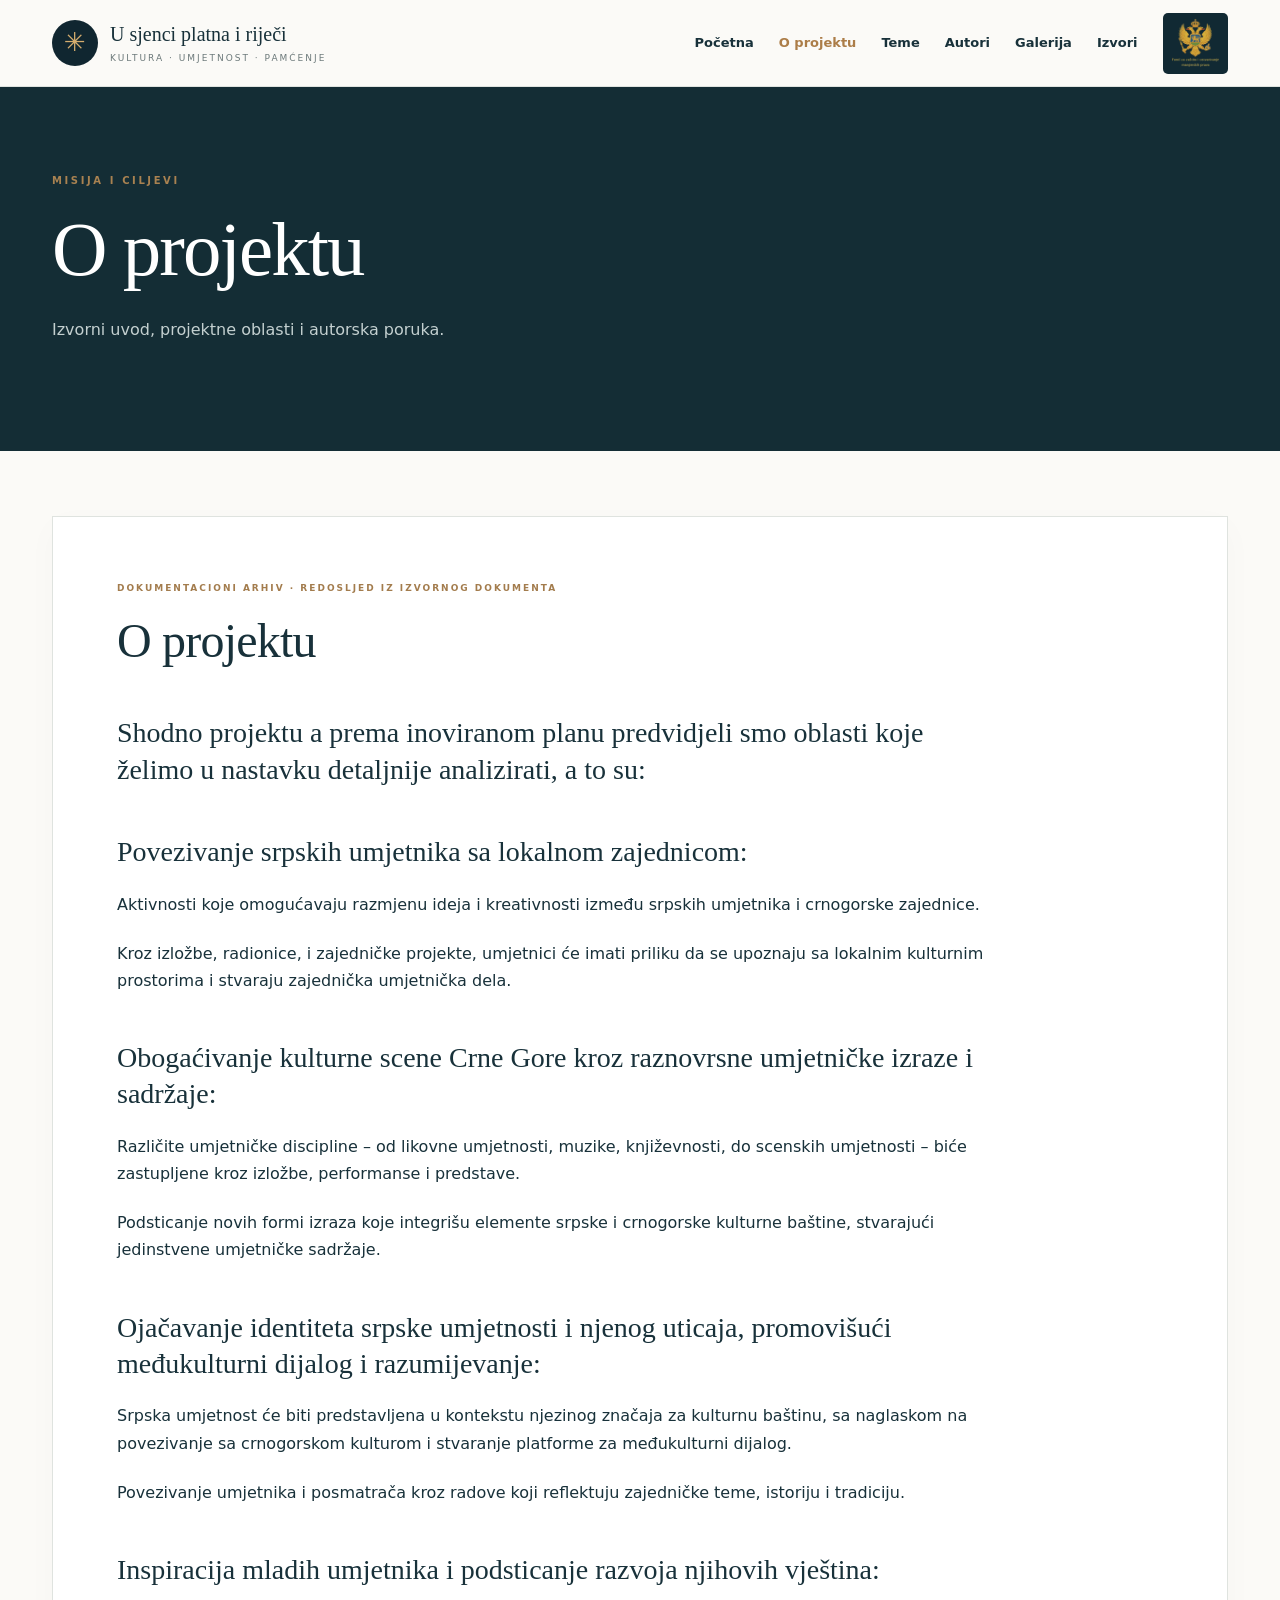
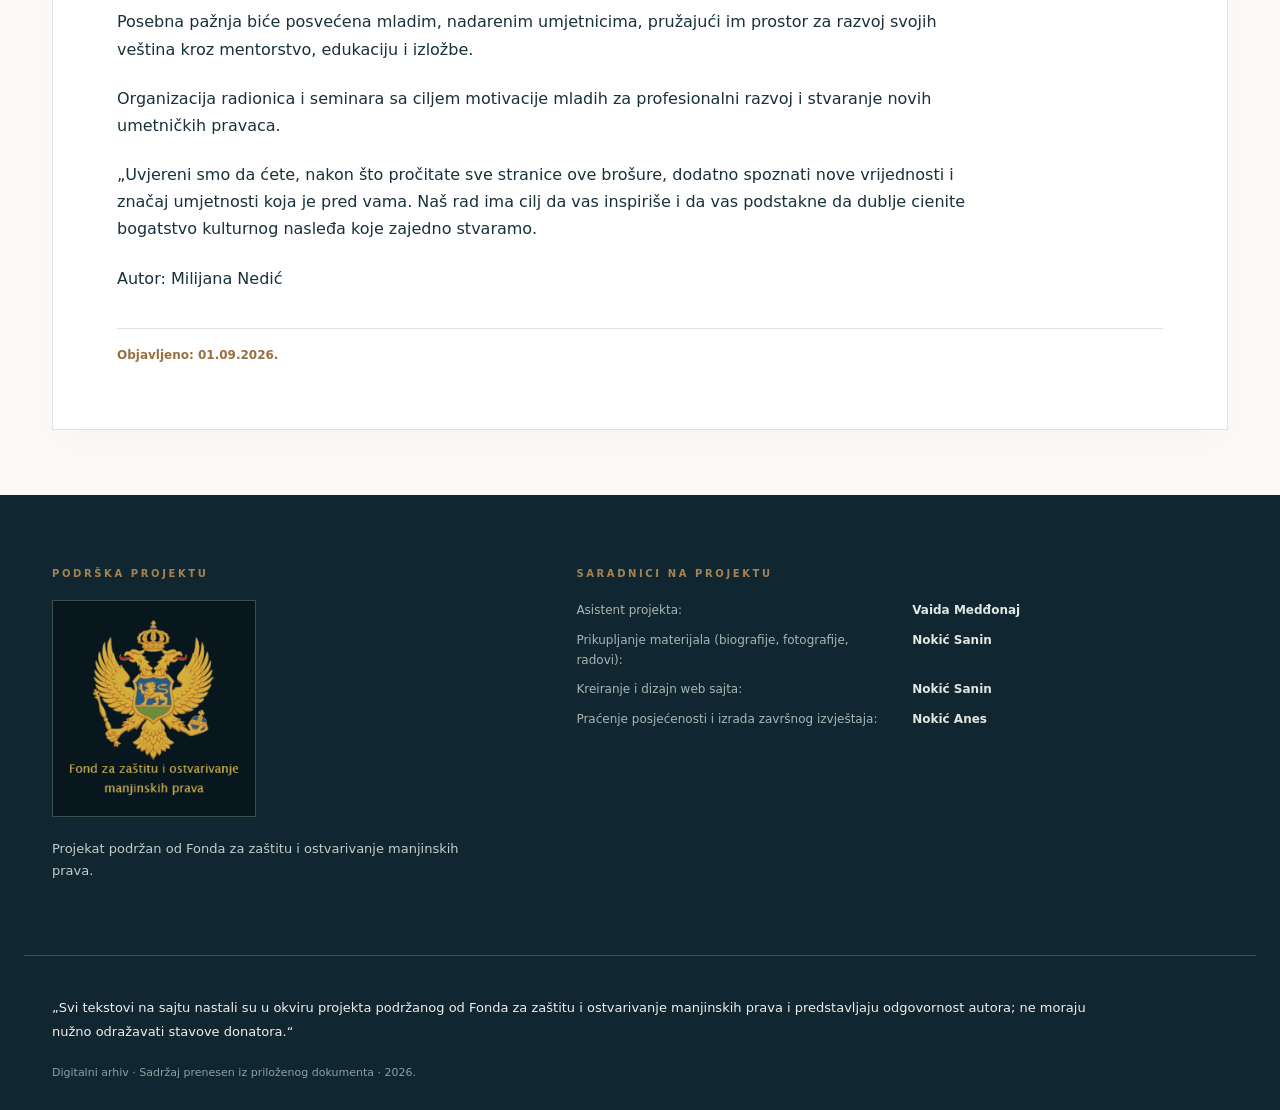
<file: o-projektu.html>
<!doctype html><html lang="sr-Latn-ME"><head><meta charset="utf-8"><meta name="viewport" content="width=device-width,initial-scale=1"><meta name="description" content="Kulturno-informativni i dokumentacioni portal o umjetnosti, kulturnoj baštini i međukulturnom dijalogu."><meta name="theme-color" content="#142c34"><title>O projektu | U sjenci platna i riječi</title><link rel="stylesheet" href="css/style.css"><script defer src="js/script.js"></script></head><body><a class="skip" href="#main">Preskoči navigaciju</a><header class="site-header"><div class="container header-inner"><a href="index.html" class="brand" aria-label="Početna stranica"><span class="brand-mark">✳</span><span><strong>U sjenci platna i riječi</strong><small>KULTURA · UMJETNOST · PAMĆENJE</small></span></a><button class="menu-toggle" aria-expanded="false" aria-controls="site-nav" aria-label="Otvori meni">☰</button><nav class="nav" id="site-nav" aria-label="Glavna navigacija"><a href="index.html">Početna</a><a href="o-projektu.html">O projektu</a><a href="teme.html">Teme</a><a href="biografije.html">Autori</a><a href="galerija.html">Galerija</a><a href="izvori.html">Izvori</a><a class="nav-fund" href="https://www.fzm.me/" target="_blank" rel="noopener noreferrer" aria-label="Fond za zaštitu i ostvarivanje manjinskih prava – zvanični sajt (otvara se u novoj kartici)"><img src="images/logo-fonda.png" alt="Logo Fonda za zaštitu i ostvarivanje manjinskih prava"></a></nav></div></header><main id="main"><div class="page-intro"><div class="container"><span class="eyebrow">MISIJA I CILJEVI</span><h1>O projektu</h1><p>Izvorni uvod, projektne oblasti i autorska poruka.</p></div></div><div class="container article-stack"><article class="content-article" id="o-projektu"><div class="article-kicker">DOKUMENTACIONI ARHIV · REDOSLJED IZ IZVORNOG DOKUMENTA</div><h2>O projektu</h2><div class="article-body"><h3>Shodno projektu a prema inoviranom planu predvidjeli smo oblasti koje želimo u nastavku detaljnije analizirati, a to su:</h3>
<h3>Povezivanje srpskih umjetnika sa lokalnom zajednicom:</h3>
<p>Aktivnosti koje omogućavaju razmjenu ideja i kreativnosti između srpskih umjetnika i crnogorske zajednice.</p>
<p>Kroz izložbe, radionice, i zajedničke projekte, umjetnici će imati priliku da se upoznaju sa lokalnim kulturnim prostorima i stvaraju zajednička umjetnička dela.</p>
<h3>Obogaćivanje kulturne scene Crne Gore kroz raznovrsne umjetničke izraze i sadržaje:</h3>
<p>Različite umjetničke discipline – od likovne umjetnosti, muzike, književnosti, do scenskih umjetnosti – biće zastupljene kroz izložbe, performanse i predstave.</p>
<p>Podsticanje novih formi izraza koje integrišu elemente srpske i crnogorske kulturne baštine, stvarajući jedinstvene umjetničke sadržaje.</p>
<h3>Ojačavanje identiteta srpske umjetnosti i njenog uticaja, promovišući međukulturni dijalog i razumijevanje:</h3>
<p>Srpska umjetnost će biti predstavljena u kontekstu njezinog značaja za kulturnu baštinu, sa naglaskom na povezivanje sa crnogorskom kulturom i stvaranje platforme za međukulturni dijalog.</p>
<p>Povezivanje umjetnika i posmatrača kroz radove koji reflektuju zajedničke teme, istoriju i tradiciju.</p>
<h3>Inspiracija mladih umjetnika i podsticanje razvoja njihovih vještina:</h3>
<p>Posebna pažnja biće posvećena mladim, nadarenim umjetnicima, pružajući im prostor za razvoj svojih veština kroz mentorstvo, edukaciju i izložbe.</p>
<p>Organizacija radionica i seminara sa ciljem motivacije mladih za profesionalni razvoj i stvaranje novih umetničkih pravaca.</p>
<p>„Uvjereni smo da ćete, nakon što pročitate sve stranice ove brošure, dodatno spoznati nove vrijednosti i značaj umjetnosti koja je pred vama. Naš rad ima cilj da vas inspiriše i da vas podstakne da dublje cienite bogatstvo kulturnog nasleđa koje zajedno stvaramo.</p>
<p>Autor: Milijana Nedić</p></div><p class="pubdate">Objavljeno: 01.09.2026.</p></article></div></main><footer class="footer"><div class="container footer-grid"><div><span class="eyebrow">PODRŠKA PROJEKTU</span><a class="funder-logo" href="https://www.fzm.me/" target="_blank" rel="noopener noreferrer" aria-label="Zvanični sajt Fonda za zaštitu i ostvarivanje manjinskih prava"><img src="images/logo-fonda.png" alt="Zvanični logo Fonda za zaštitu i ostvarivanje manjinskih prava"></a><p>Projekat podržan od Fonda za zaštitu i ostvarivanje manjinskih prava.</p></div><div><span class="eyebrow">SARADNICI NA PROJEKTU</span><dl class="team"><dt>Asistent projekta:</dt><dd>Vaida Medđonaj</dd><dt>Prikupljanje materijala (biografije, fotografije, radovi):</dt><dd>Nokić Sanin</dd><dt>Kreiranje i dizajn web sajta:</dt><dd>Nokić Sanin</dd><dt>Praćenje posjećenosti i izrada završnog izvještaja:</dt><dd>Nokić Anes</dd></dl></div></div><div class="footer-bottom container"><p>„Svi tekstovi na sajtu nastali su u okviru projekta podržanog od Fonda za zaštitu i ostvarivanje manjinskih prava i predstavljaju odgovornost autora; ne moraju nužno odražavati stavove donatora.“</p><small>Digitalni arhiv · Sadržaj prenesen iz priloženog dokumenta · 2026.</small></div></footer><dialog id="lightbox" class="lightbox"><button class="lightbox-close" aria-label="Zatvori sliku">×</button><img alt="Uvećana ilustracija iz dokumenta"><p>Izvorna ilustracija iz priloženog dokumenta</p></dialog></body></html>
</file>
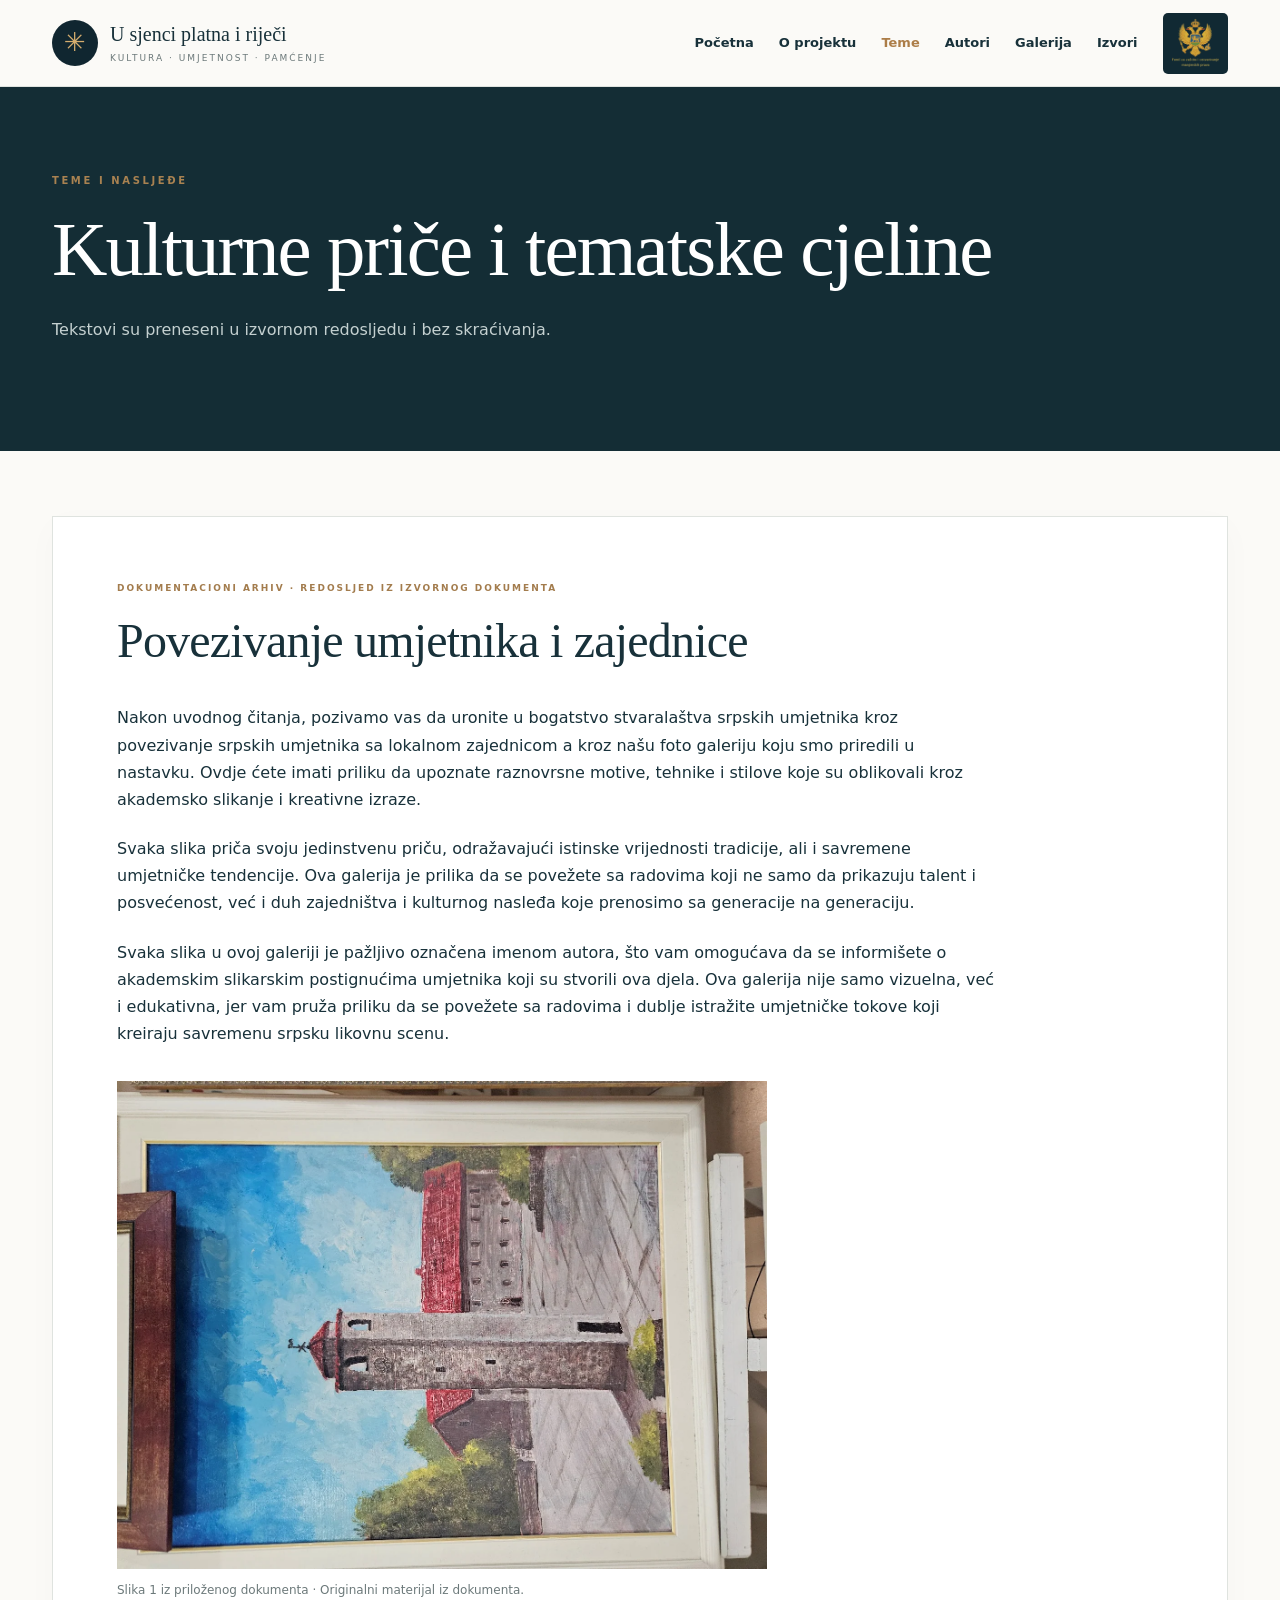
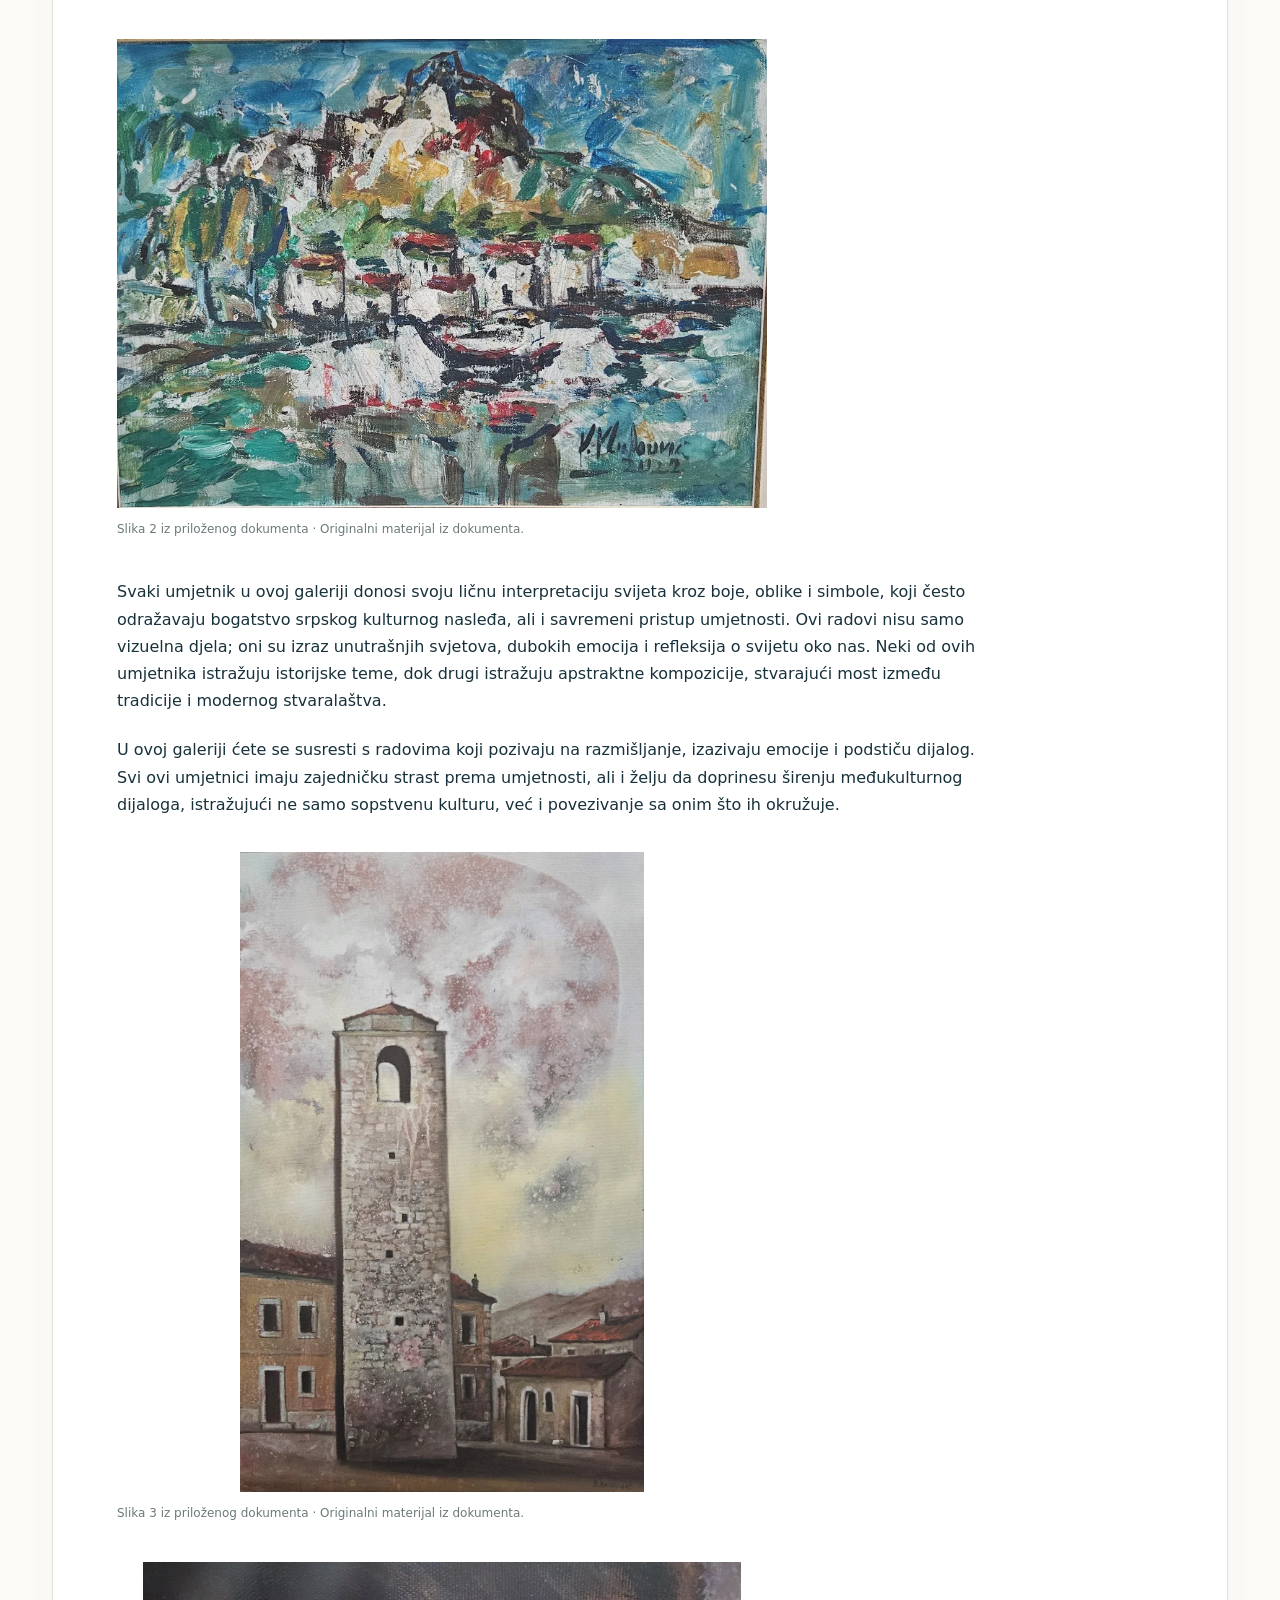
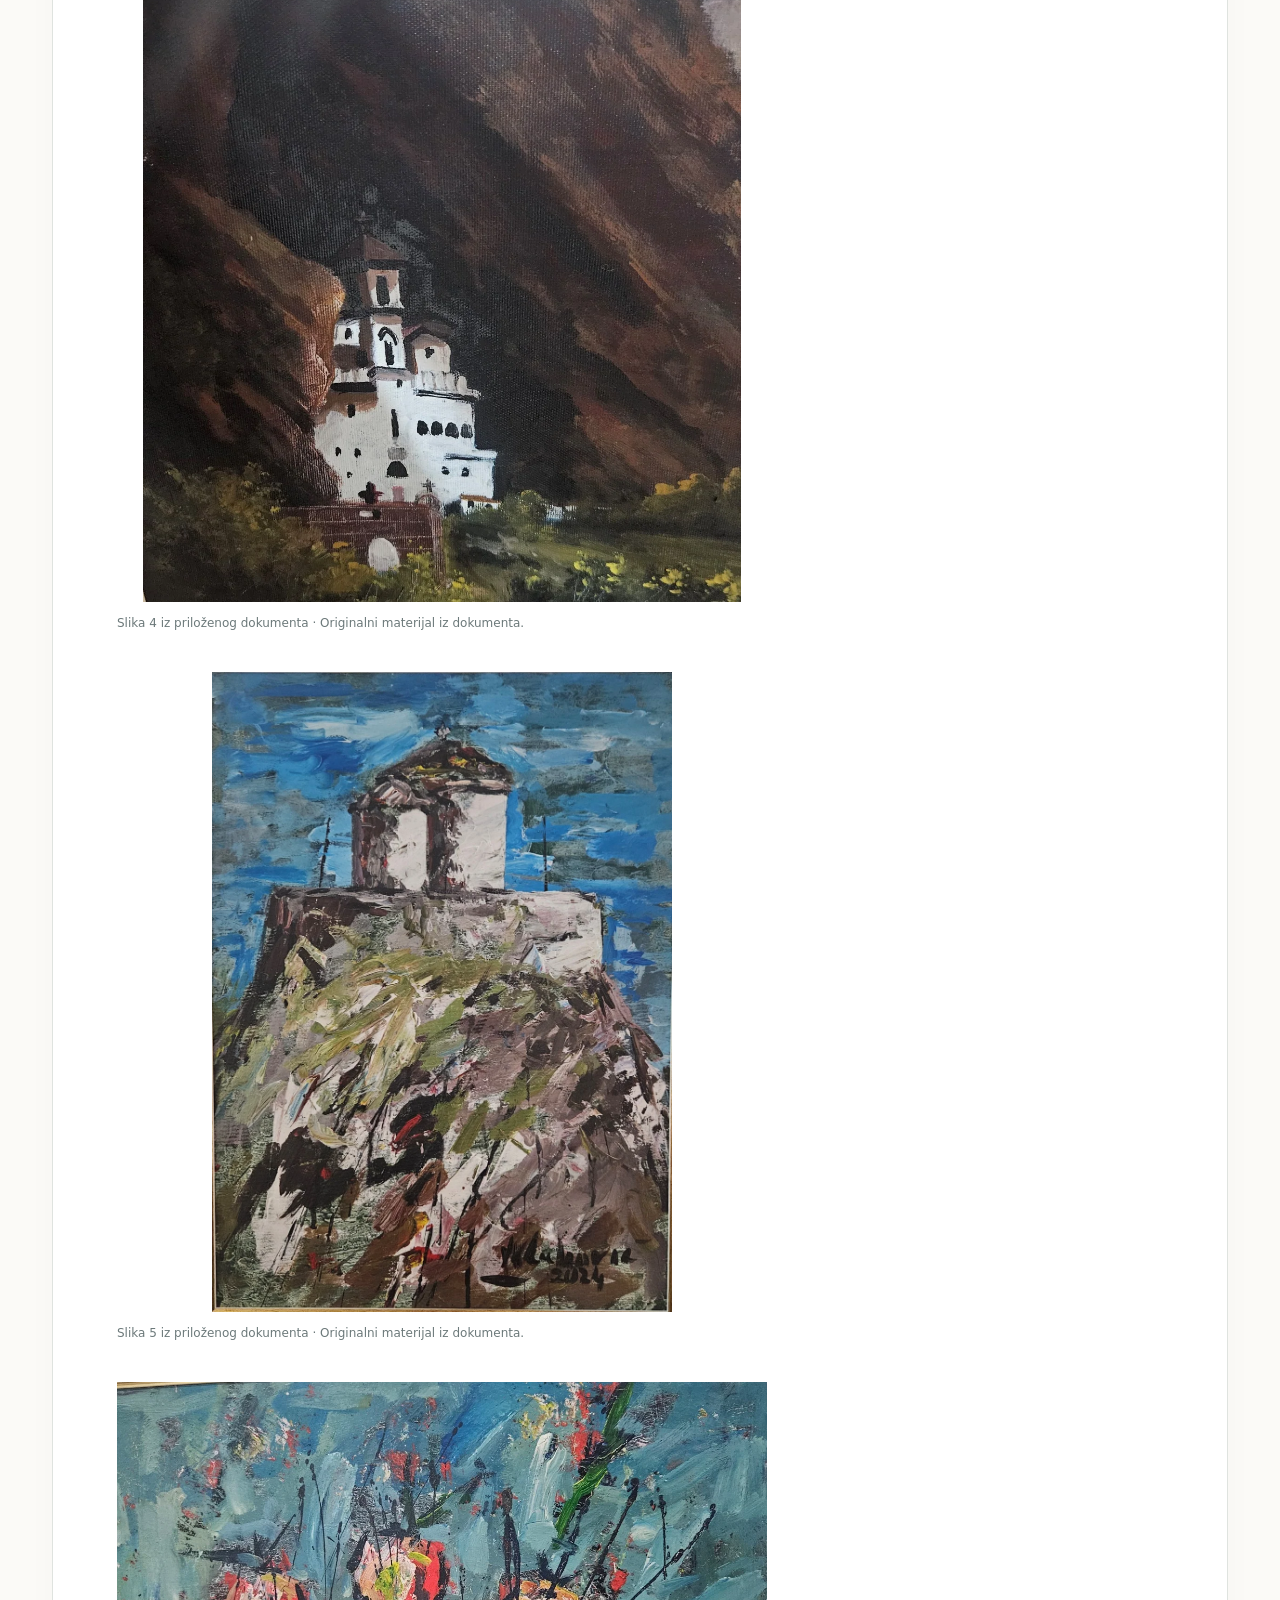
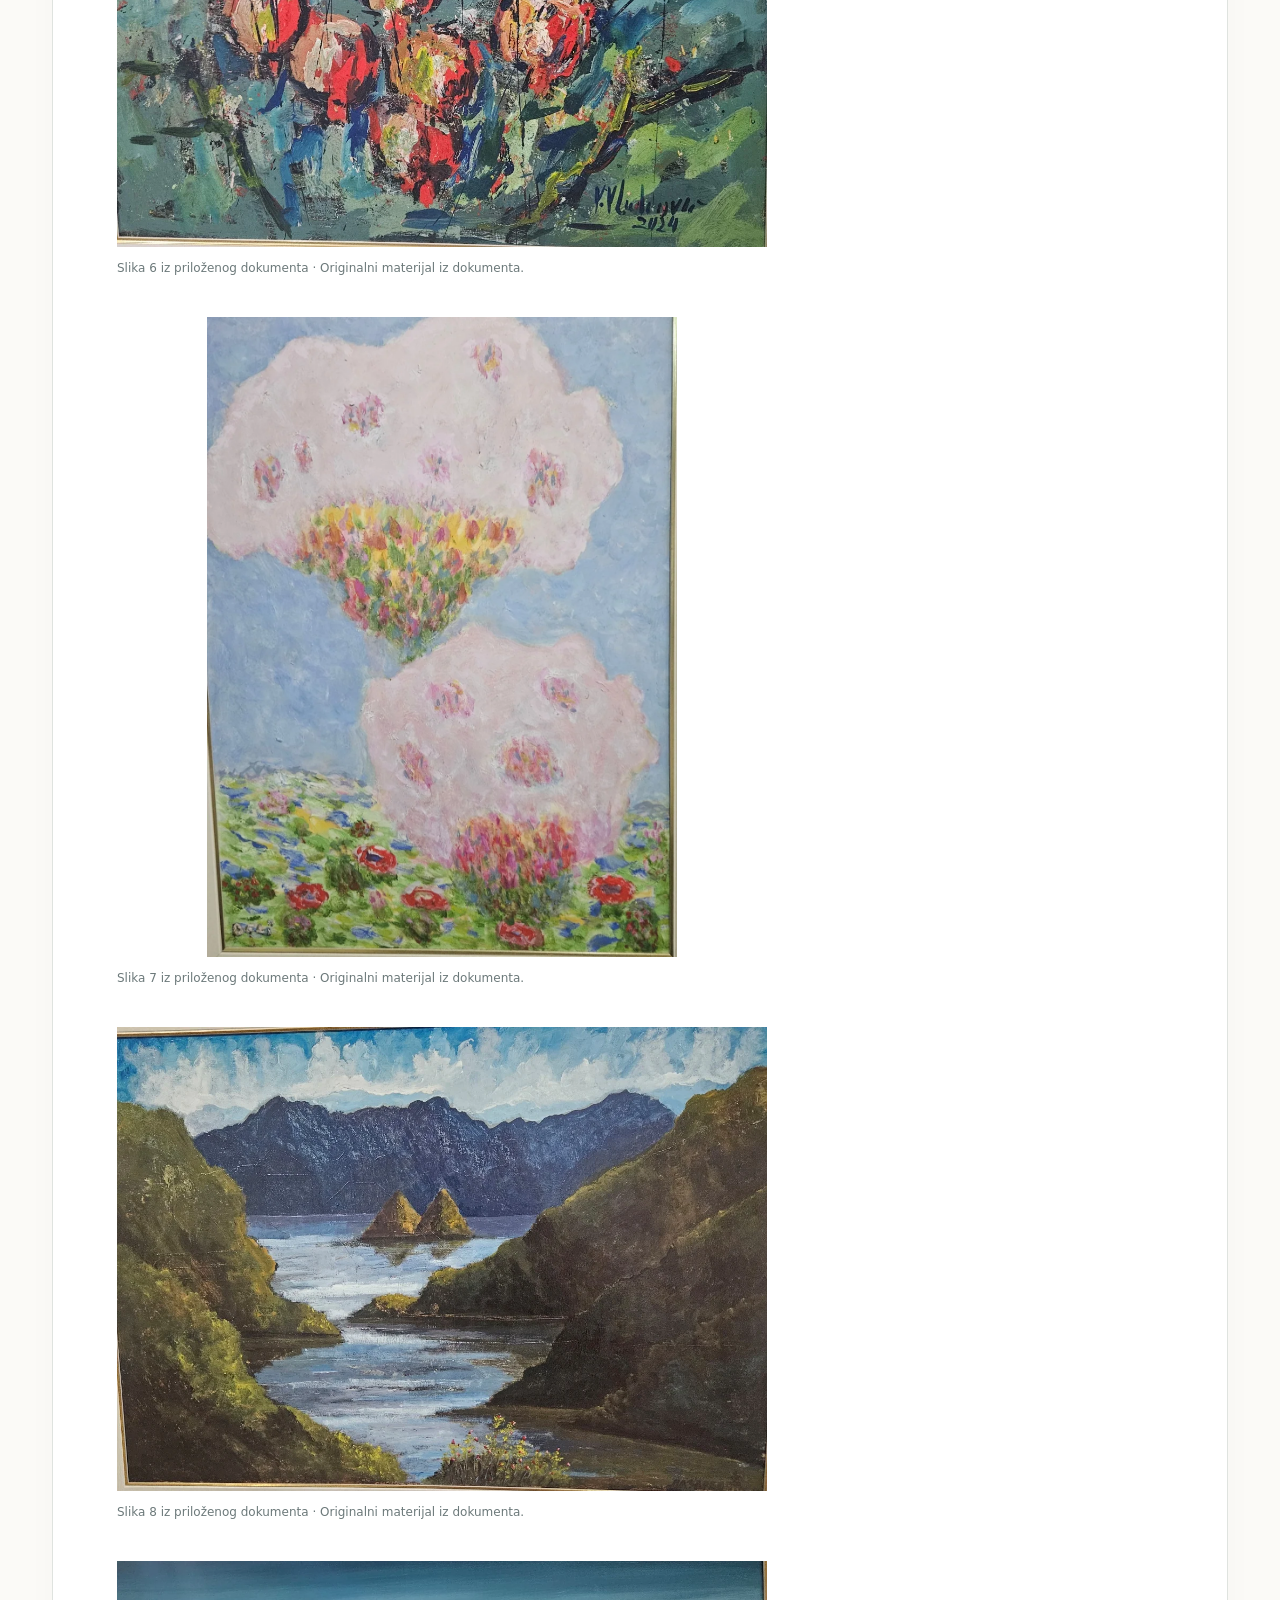
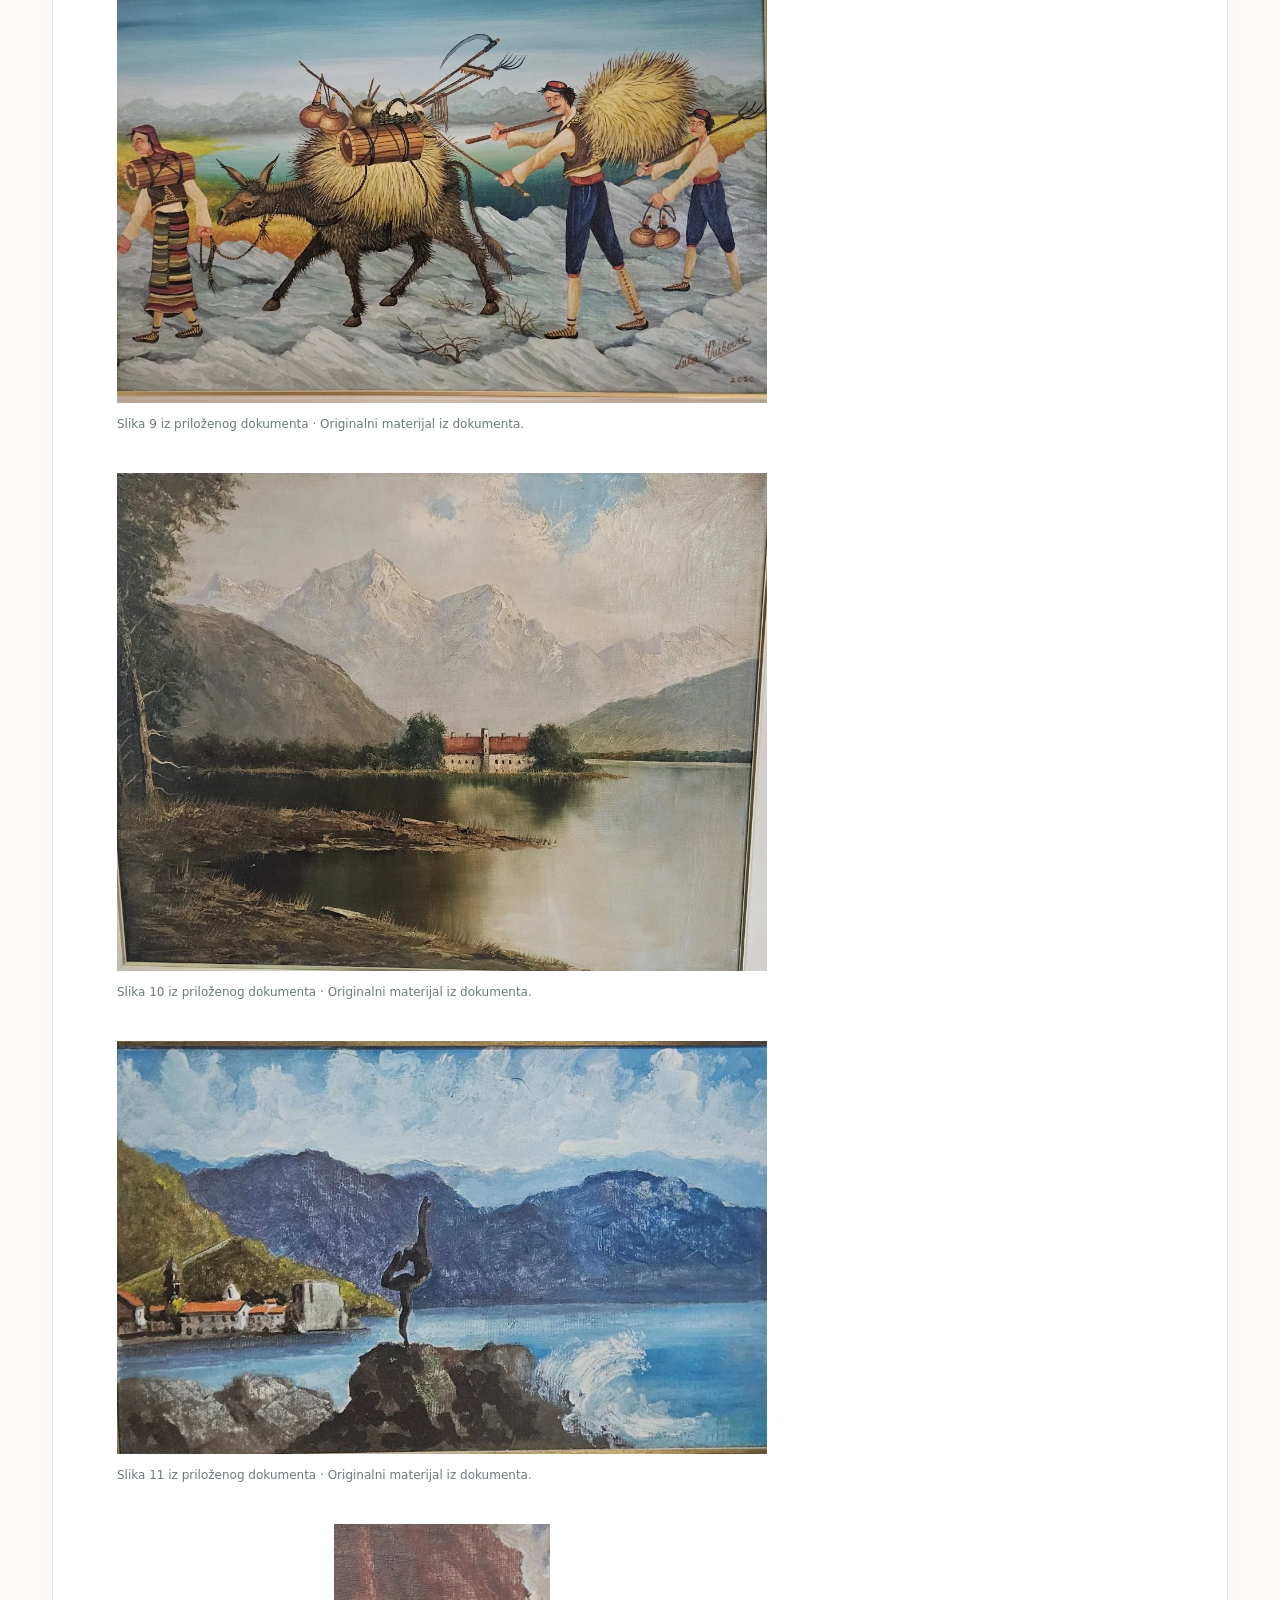
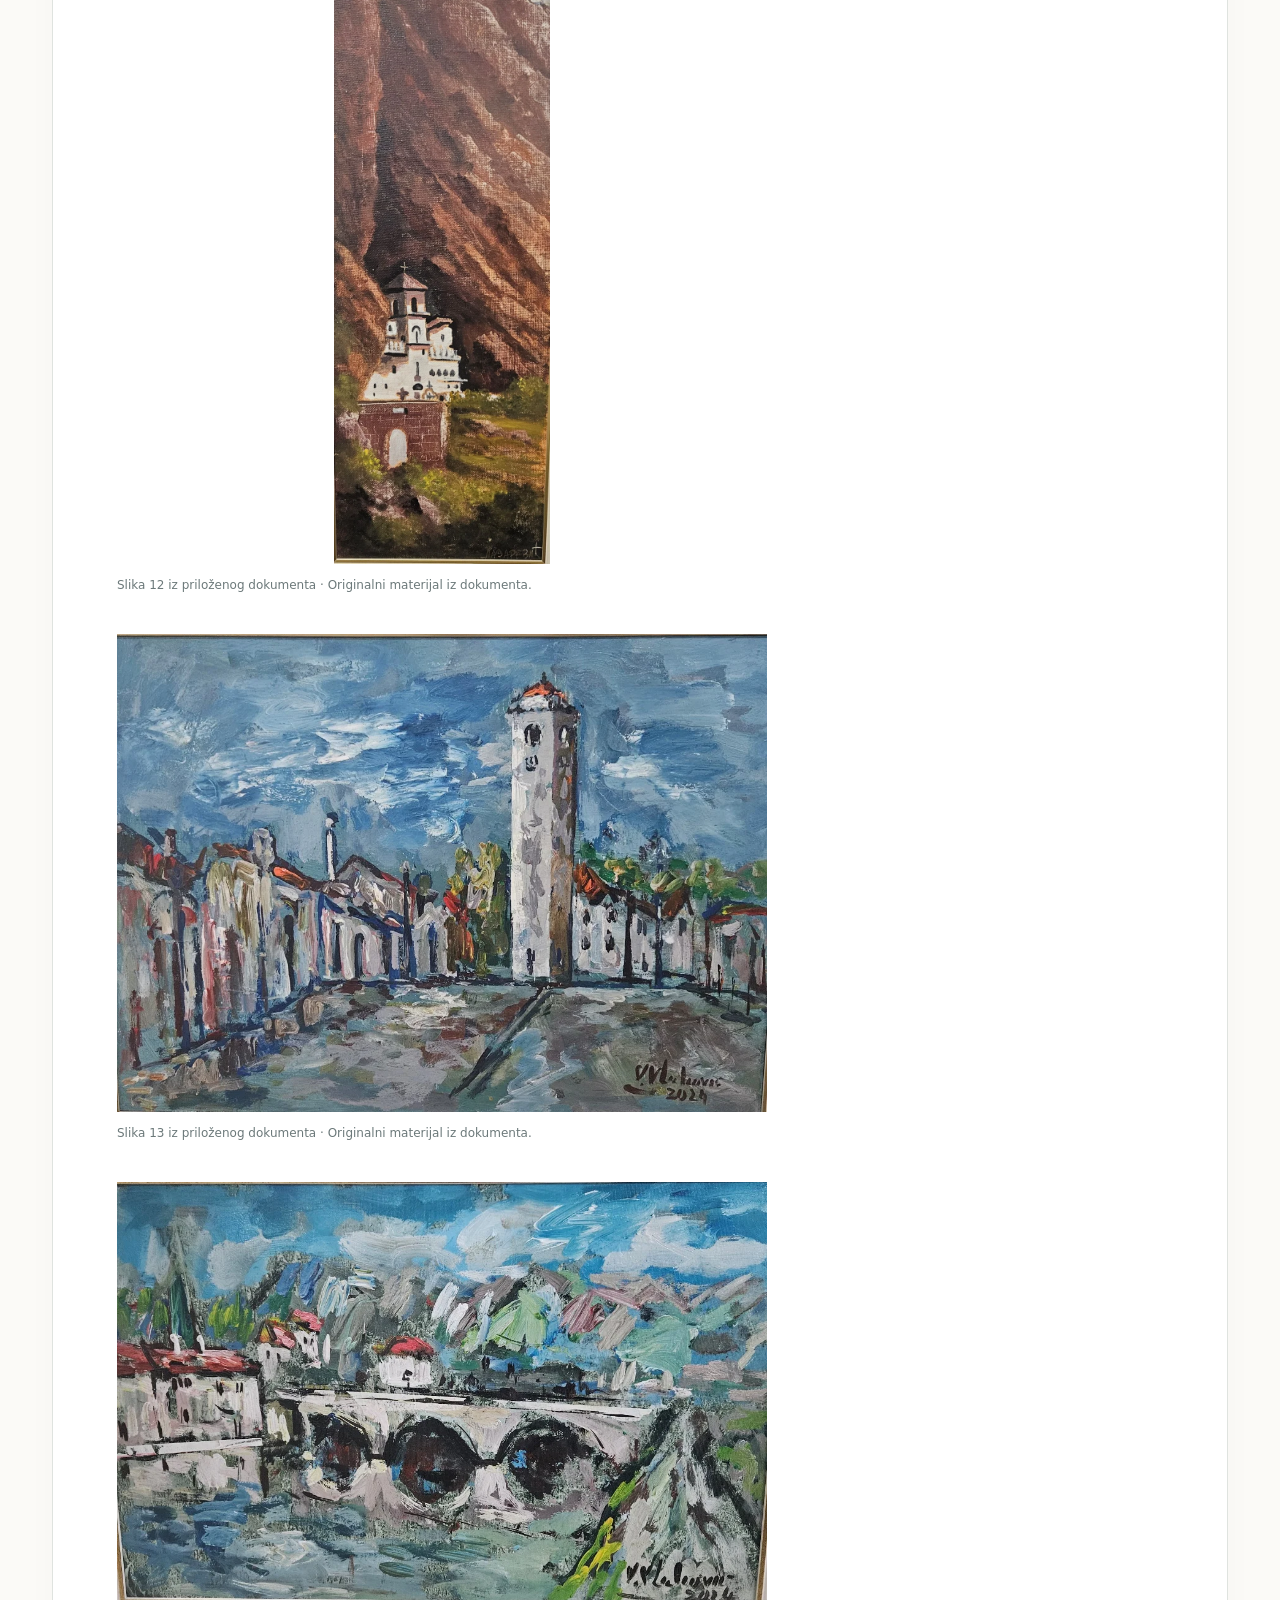
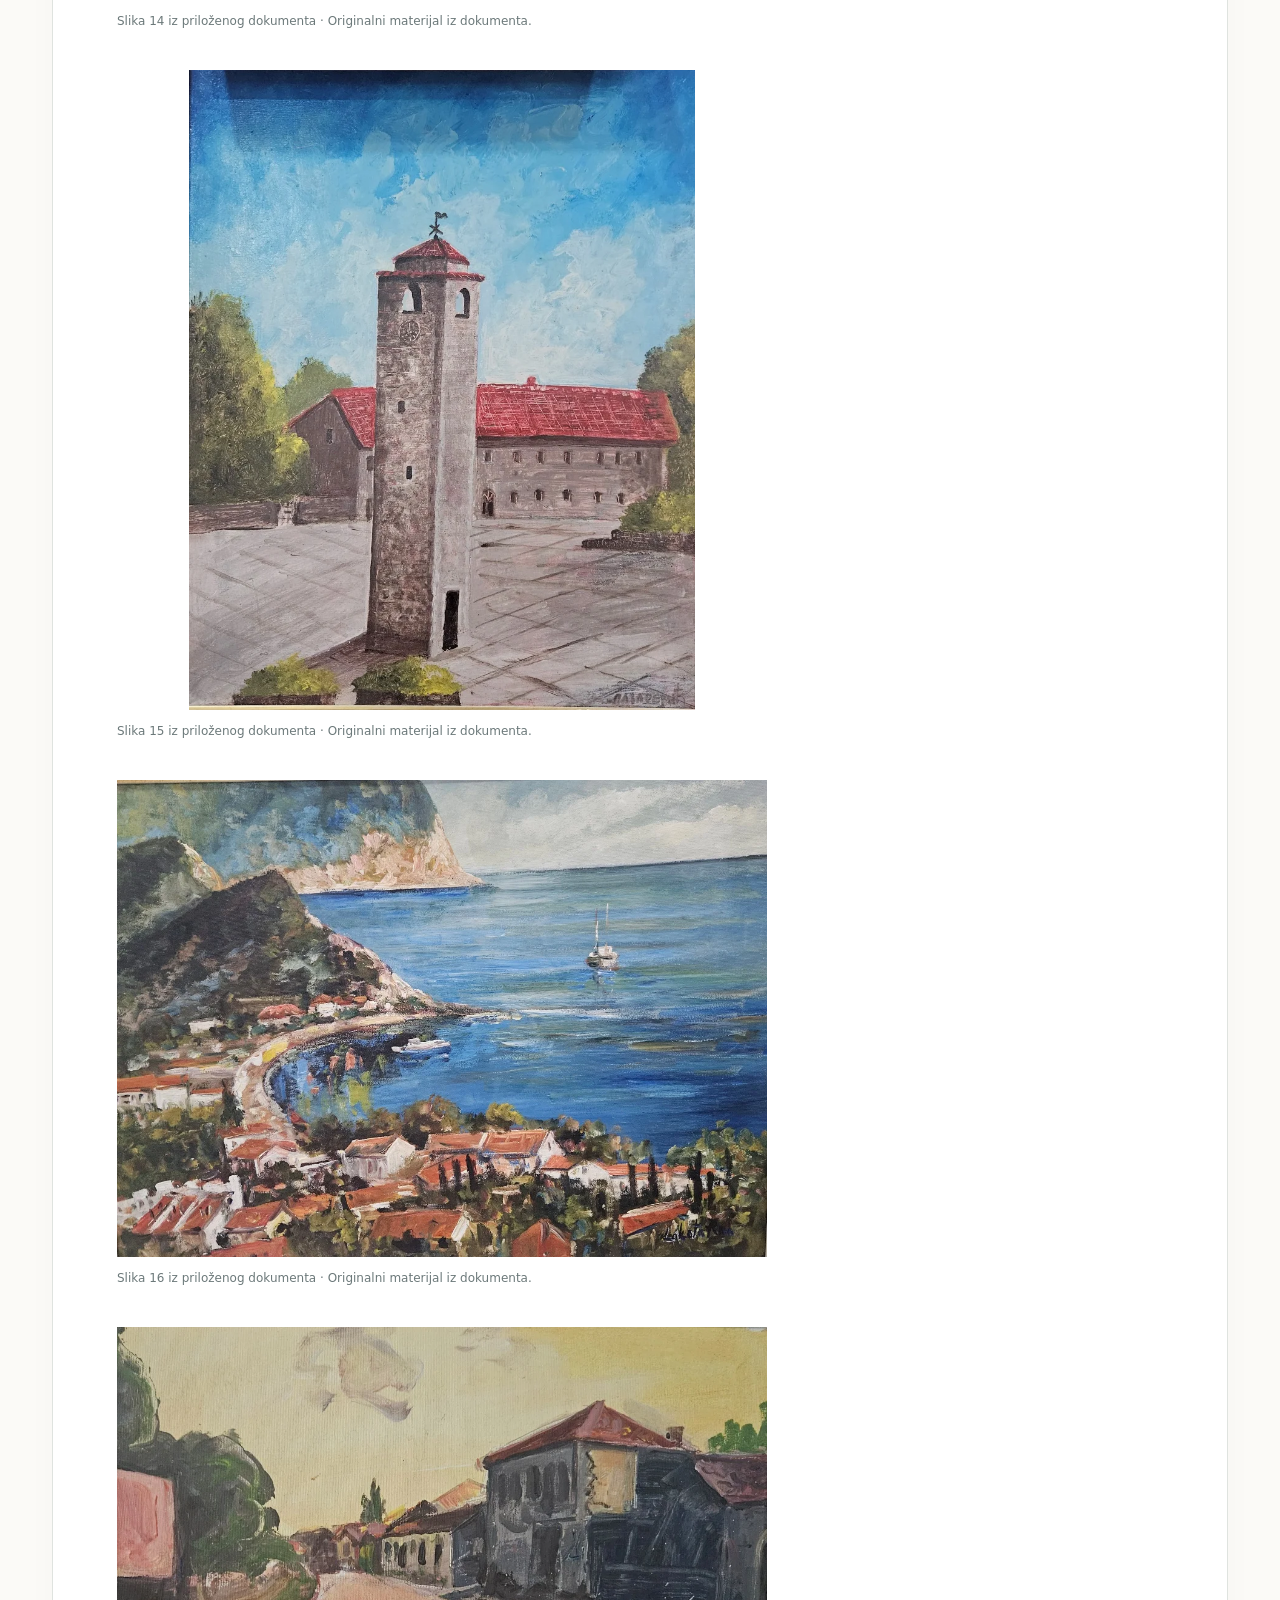
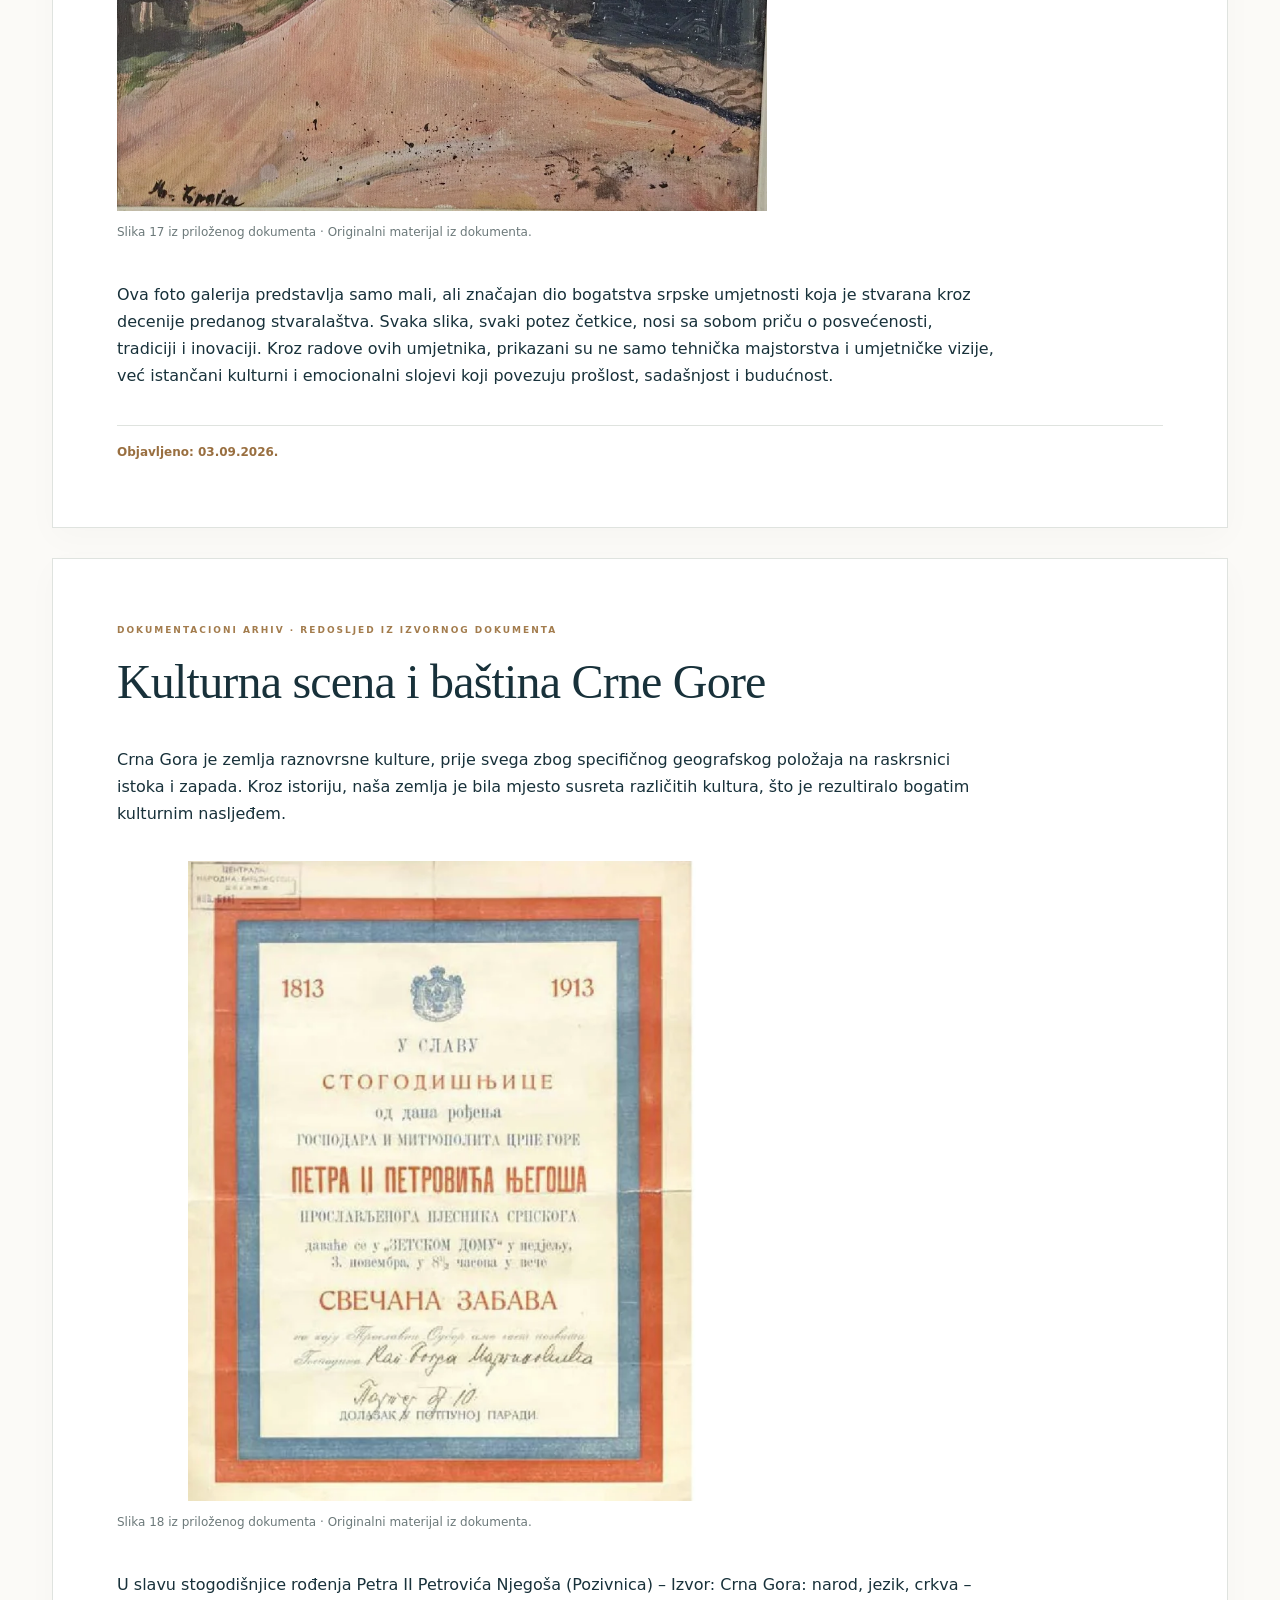
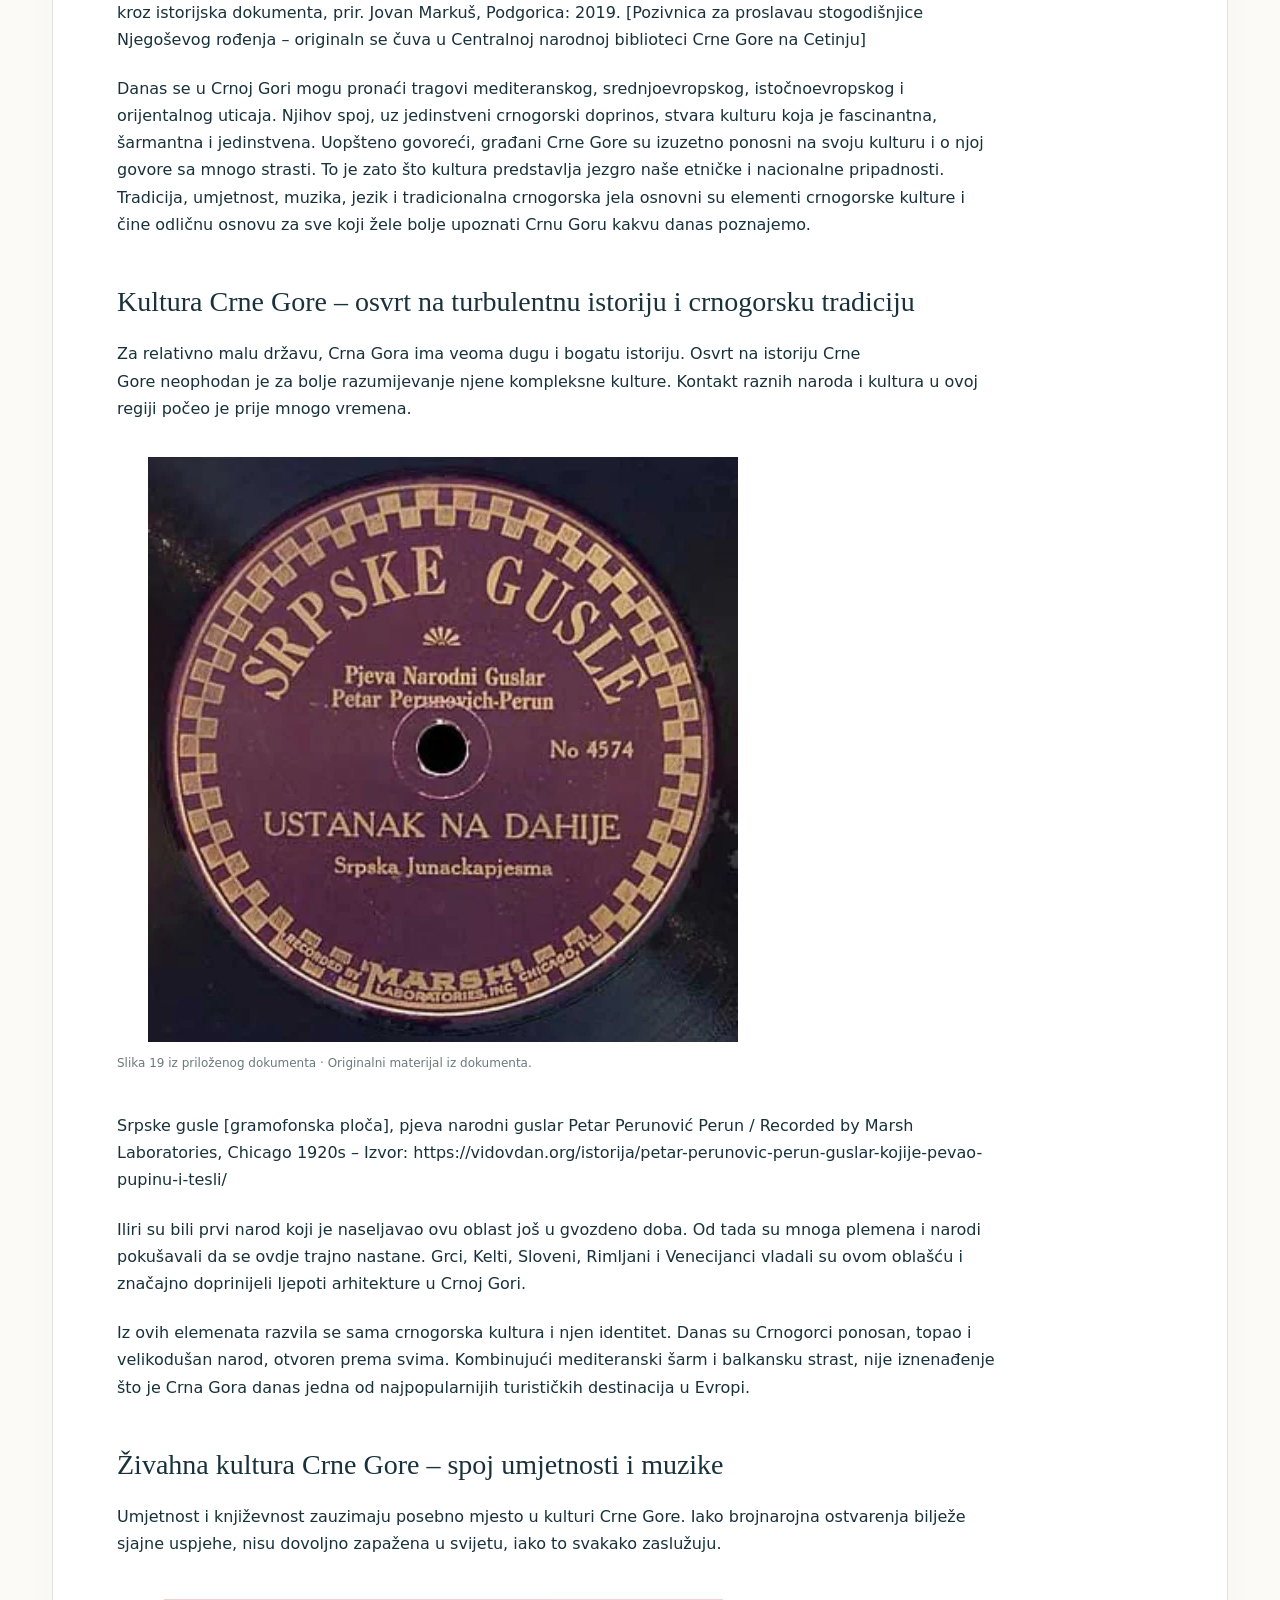
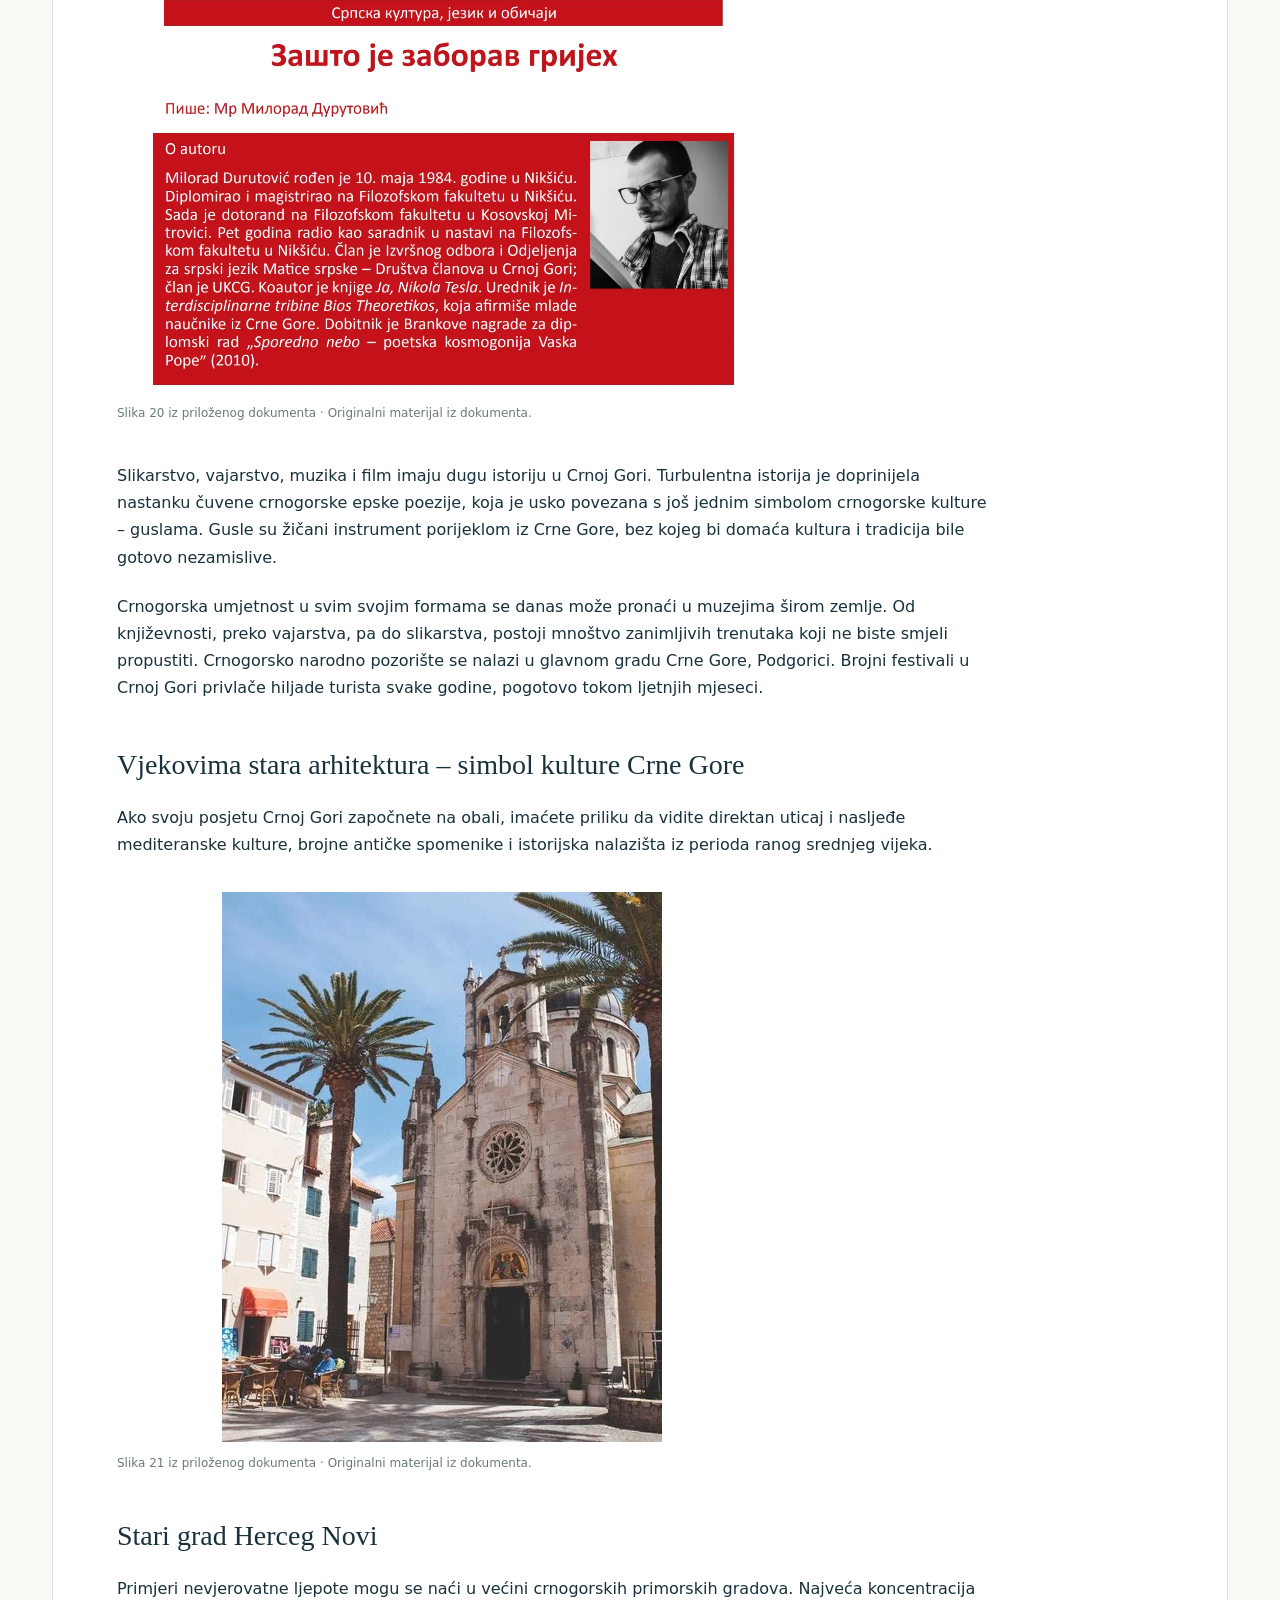
<file: teme.html>
<!doctype html><html lang="sr-Latn-ME"><head><meta charset="utf-8"><meta name="viewport" content="width=device-width,initial-scale=1"><meta name="description" content="Kulturno-informativni i dokumentacioni portal o umjetnosti, kulturnoj baštini i međukulturnom dijalogu."><meta name="theme-color" content="#142c34"><title>Tematske cjeline | U sjenci platna i riječi</title><link rel="stylesheet" href="css/style.css"><script defer src="js/script.js"></script></head><body><a class="skip" href="#main">Preskoči navigaciju</a><header class="site-header"><div class="container header-inner"><a href="index.html" class="brand" aria-label="Početna stranica"><span class="brand-mark">✳</span><span><strong>U sjenci platna i riječi</strong><small>KULTURA · UMJETNOST · PAMĆENJE</small></span></a><button class="menu-toggle" aria-expanded="false" aria-controls="site-nav" aria-label="Otvori meni">☰</button><nav class="nav" id="site-nav" aria-label="Glavna navigacija"><a href="index.html">Početna</a><a href="o-projektu.html">O projektu</a><a href="teme.html">Teme</a><a href="biografije.html">Autori</a><a href="galerija.html">Galerija</a><a href="izvori.html">Izvori</a><a class="nav-fund" href="https://www.fzm.me/" target="_blank" rel="noopener noreferrer" aria-label="Fond za zaštitu i ostvarivanje manjinskih prava – zvanični sajt (otvara se u novoj kartici)"><img src="images/logo-fonda.png" alt="Logo Fonda za zaštitu i ostvarivanje manjinskih prava"></a></nav></div></header><main id="main"><div class="page-intro"><div class="container"><span class="eyebrow">TEME I NASLJEĐE</span><h1>Kulturne priče i tematske cjeline</h1><p>Tekstovi su preneseni u izvornom redosljedu i bez skraćivanja.</p></div></div><div class="container article-stack"><article class="content-article" id="povezivanje"><div class="article-kicker">DOKUMENTACIONI ARHIV · REDOSLJED IZ IZVORNOG DOKUMENTA</div><h2>Povezivanje umjetnika i zajednice</h2><div class="article-body">
<p>Nakon uvodnog čitanja, pozivamo vas da uronite u bogatstvo stvaralaštva srpskih umjetnika kroz povezivanje srpskih umjetnika sa lokalnom zajednicom a kroz našu foto galeriju koju smo priredili u nastavku. Ovdje ćete imati priliku da upoznate raznovrsne motive, tehnike i stilove koje su oblikovali kroz akademsko slikanje i kreativne izraze.</p>
<p>Svaka slika priča svoju jedinstvenu priču, odražavajući istinske vrijednosti  tradicije, ali i savremene umjetničke tendencije. Ova galerija je prilika da se povežete sa radovima koji ne samo da prikazuju talent i posvećenost, već i duh zajedništva i kulturnog nasleđa koje prenosimo sa generacije na generaciju.</p>
<p>Svaka slika u ovoj galeriji je pažljivo označena imenom autora, što vam omogućava da se informišete o akademskim slikarskim postignućima umjetnika koji su stvorili ova djela. Ova galerija nije samo vizuelna, već i edukativna, jer vam pruža priliku da se povežete sa radovima i dublje istražite umjetničke tokove koji kreiraju savremenu srpsku likovnu scenu.</p>
<figure class="doc-figure"><button class="zoom" type="button" data-full="images/dokument/slika-001.webp" aria-label="Uvećaj sliku 1"><img src="images/dokument/slika-001.webp" alt="Ilustracija 1 iz dokumenta, u cjelini Povezivanje umjetnika i zajednice" loading="lazy"></button><figcaption>Slika 1 iz priloženog dokumenta · Originalni materijal iz dokumenta.</figcaption></figure>
<figure class="doc-figure"><button class="zoom" type="button" data-full="images/dokument/slika-002.webp" aria-label="Uvećaj sliku 2"><img src="images/dokument/slika-002.webp" alt="Ilustracija 2 iz dokumenta, u cjelini Povezivanje umjetnika i zajednice" loading="lazy"></button><figcaption>Slika 2 iz priloženog dokumenta · Originalni materijal iz dokumenta.</figcaption></figure>
<p>Svaki umjetnik u ovoj galeriji donosi svoju ličnu interpretaciju svijeta kroz boje, oblike i simbole, koji često odražavaju bogatstvo srpskog kulturnog nasleđa, ali i savremeni pristup umjetnosti. Ovi radovi nisu samo vizuelna djela; oni su izraz unutrašnjih svjetova, dubokih emocija i refleksija o svijetu oko nas. Neki od ovih umjetnika istražuju istorijske teme, dok drugi istražuju apstraktne kompozicije, stvarajući most između tradicije i modernog stvaralaštva.</p>
<p>U ovoj galeriji ćete se susresti s radovima koji pozivaju na razmišljanje, izazivaju emocije i podstiču dijalog. Svi ovi umjetnici imaju zajedničku strast prema umjetnosti, ali i želju da doprinesu širenju međukulturnog dijaloga, istražujući ne samo sopstvenu kulturu, već i povezivanje sa onim što ih okružuje.</p>
<figure class="doc-figure"><button class="zoom" type="button" data-full="images/dokument/slika-003.webp" aria-label="Uvećaj sliku 3"><img src="images/dokument/slika-003.webp" alt="Ilustracija 3 iz dokumenta, u cjelini Povezivanje umjetnika i zajednice" loading="lazy"></button><figcaption>Slika 3 iz priloženog dokumenta · Originalni materijal iz dokumenta.</figcaption></figure>
<figure class="doc-figure"><button class="zoom" type="button" data-full="images/dokument/slika-004.webp" aria-label="Uvećaj sliku 4"><img src="images/dokument/slika-004.webp" alt="Ilustracija 4 iz dokumenta, u cjelini Povezivanje umjetnika i zajednice" loading="lazy"></button><figcaption>Slika 4 iz priloženog dokumenta · Originalni materijal iz dokumenta.</figcaption></figure>
<figure class="doc-figure"><button class="zoom" type="button" data-full="images/dokument/slika-005.webp" aria-label="Uvećaj sliku 5"><img src="images/dokument/slika-005.webp" alt="Ilustracija 5 iz dokumenta, u cjelini Povezivanje umjetnika i zajednice" loading="lazy"></button><figcaption>Slika 5 iz priloženog dokumenta · Originalni materijal iz dokumenta.</figcaption></figure>
<figure class="doc-figure"><button class="zoom" type="button" data-full="images/dokument/slika-006.webp" aria-label="Uvećaj sliku 6"><img src="images/dokument/slika-006.webp" alt="Ilustracija 6 iz dokumenta, u cjelini Povezivanje umjetnika i zajednice" loading="lazy"></button><figcaption>Slika 6 iz priloženog dokumenta · Originalni materijal iz dokumenta.</figcaption></figure>
<figure class="doc-figure"><button class="zoom" type="button" data-full="images/dokument/slika-007.webp" aria-label="Uvećaj sliku 7"><img src="images/dokument/slika-007.webp" alt="Ilustracija 7 iz dokumenta, u cjelini Povezivanje umjetnika i zajednice" loading="lazy"></button><figcaption>Slika 7 iz priloženog dokumenta · Originalni materijal iz dokumenta.</figcaption></figure>
<figure class="doc-figure"><button class="zoom" type="button" data-full="images/dokument/slika-008.webp" aria-label="Uvećaj sliku 8"><img src="images/dokument/slika-008.webp" alt="Ilustracija 8 iz dokumenta, u cjelini Povezivanje umjetnika i zajednice" loading="lazy"></button><figcaption>Slika 8 iz priloženog dokumenta · Originalni materijal iz dokumenta.</figcaption></figure>
<figure class="doc-figure"><button class="zoom" type="button" data-full="images/dokument/slika-009.webp" aria-label="Uvećaj sliku 9"><img src="images/dokument/slika-009.webp" alt="Ilustracija 9 iz dokumenta, u cjelini Povezivanje umjetnika i zajednice" loading="lazy"></button><figcaption>Slika 9 iz priloženog dokumenta · Originalni materijal iz dokumenta.</figcaption></figure>
<figure class="doc-figure"><button class="zoom" type="button" data-full="images/dokument/slika-010.webp" aria-label="Uvećaj sliku 10"><img src="images/dokument/slika-010.webp" alt="Ilustracija 10 iz dokumenta, u cjelini Povezivanje umjetnika i zajednice" loading="lazy"></button><figcaption>Slika 10 iz priloženog dokumenta · Originalni materijal iz dokumenta.</figcaption></figure>
<figure class="doc-figure"><button class="zoom" type="button" data-full="images/dokument/slika-011.webp" aria-label="Uvećaj sliku 11"><img src="images/dokument/slika-011.webp" alt="Ilustracija 11 iz dokumenta, u cjelini Povezivanje umjetnika i zajednice" loading="lazy"></button><figcaption>Slika 11 iz priloženog dokumenta · Originalni materijal iz dokumenta.</figcaption></figure>
<figure class="doc-figure"><button class="zoom" type="button" data-full="images/dokument/slika-012.webp" aria-label="Uvećaj sliku 12"><img src="images/dokument/slika-012.webp" alt="Ilustracija 12 iz dokumenta, u cjelini Povezivanje umjetnika i zajednice" loading="lazy"></button><figcaption>Slika 12 iz priloženog dokumenta · Originalni materijal iz dokumenta.</figcaption></figure>
<figure class="doc-figure"><button class="zoom" type="button" data-full="images/dokument/slika-013.webp" aria-label="Uvećaj sliku 13"><img src="images/dokument/slika-013.webp" alt="Ilustracija 13 iz dokumenta, u cjelini Povezivanje umjetnika i zajednice" loading="lazy"></button><figcaption>Slika 13 iz priloženog dokumenta · Originalni materijal iz dokumenta.</figcaption></figure>
<figure class="doc-figure"><button class="zoom" type="button" data-full="images/dokument/slika-014.webp" aria-label="Uvećaj sliku 14"><img src="images/dokument/slika-014.webp" alt="Ilustracija 14 iz dokumenta, u cjelini Povezivanje umjetnika i zajednice" loading="lazy"></button><figcaption>Slika 14 iz priloženog dokumenta · Originalni materijal iz dokumenta.</figcaption></figure>
<figure class="doc-figure"><button class="zoom" type="button" data-full="images/dokument/slika-015.webp" aria-label="Uvećaj sliku 15"><img src="images/dokument/slika-015.webp" alt="Ilustracija 15 iz dokumenta, u cjelini Povezivanje umjetnika i zajednice" loading="lazy"></button><figcaption>Slika 15 iz priloženog dokumenta · Originalni materijal iz dokumenta.</figcaption></figure>
<figure class="doc-figure"><button class="zoom" type="button" data-full="images/dokument/slika-016.webp" aria-label="Uvećaj sliku 16"><img src="images/dokument/slika-016.webp" alt="Ilustracija 16 iz dokumenta, u cjelini Povezivanje umjetnika i zajednice" loading="lazy"></button><figcaption>Slika 16 iz priloženog dokumenta · Originalni materijal iz dokumenta.</figcaption></figure>
<figure class="doc-figure"><button class="zoom" type="button" data-full="images/dokument/slika-017.webp" aria-label="Uvećaj sliku 17"><img src="images/dokument/slika-017.webp" alt="Ilustracija 17 iz dokumenta, u cjelini Povezivanje umjetnika i zajednice" loading="lazy"></button><figcaption>Slika 17 iz priloženog dokumenta · Originalni materijal iz dokumenta.</figcaption></figure>
<p>Ova foto galerija predstavlja samo mali, ali značajan dio bogatstva srpske umjetnosti koja je stvarana kroz decenije predanog stvaralaštva. Svaka slika, svaki potez četkice, nosi sa sobom priču o posvećenosti, tradiciji i inovaciji. Kroz radove ovih umjetnika, prikazani su ne samo tehnička majstorstva i umjetničke vizije, već istančani kulturni i emocionalni slojevi koji povezuju prošlost, sadašnjost i budućnost.</p></div><p class="pubdate">Objavljeno: 03.09.2026.</p></article><article class="content-article" id="kulturna-scena"><div class="article-kicker">DOKUMENTACIONI ARHIV · REDOSLJED IZ IZVORNOG DOKUMENTA</div><h2>Kulturna scena i baština Crne Gore</h2><div class="article-body">
<p>Crna Gora je zemlja raznovrsne kulture, prije svega zbog specifičnog geografskog položaja na raskrsnici istoka i zapada. Kroz istoriju, naša zemlja je bila mjesto susreta različitih kultura, što je rezultiralo bogatim kulturnim nasljeđem.</p>
<figure class="doc-figure"><button class="zoom" type="button" data-full="images/dokument/slika-018.webp" aria-label="Uvećaj sliku 18"><img src="images/dokument/slika-018.webp" alt="Ilustracija 18 iz dokumenta, u cjelini Kulturna scena i baština Crne Gore" loading="lazy"></button><figcaption>Slika 18 iz priloženog dokumenta · Originalni materijal iz dokumenta.</figcaption></figure>
<p>U slavu stogodišnjice rođenja Petra II Petrovića Njegoša (Pozivnica) – Izvor: Crna Gora: narod, jezik, crkva – kroz istorijska dokumenta, prir. Jovan Markuš, Podgorica: 2019. [Pozivnica za proslavau stogodišnjice Njegoševog rođenja – originaln se čuva u Centralnoj narodnoj biblioteci Crne Gore na Cetinju]</p>
<p>Danas se u Crnoj Gori mogu pronaći tragovi mediteranskog, srednjoevropskog, istočnoevropskog i orijentalnog uticaja. Njihov spoj, uz jedinstveni crnogorski doprinos, stvara kulturu koja je fascinantna, šarmantna i jedinstvena. Uopšteno govoreći, građani Crne Gore su izuzetno ponosni na svoju kulturu i o njoj govore sa mnogo strasti. To je zato što kultura predstavlja jezgro naše etničke i nacionalne pripadnosti. Tradicija, umjetnost, muzika, jezik i tradicionalna crnogorska jela osnovni su elementi crnogorske kulture i čine odličnu osnovu za sve koji žele bolje upoznati Crnu Goru kakvu danas poznajemo.</p>
<h3>Kultura Crne Gore – osvrt na turbulentnu istoriju i crnogorsku tradiciju</h3>
<p>Za relativno malu državu, Crna Gora ima veoma dugu i bogatu istoriju. Osvrt na istoriju Crne Gore neophodan je za bolje razumijevanje njene kompleksne kulture. Kontakt raznih naroda i kultura u ovoj regiji počeo je prije mnogo vremena.</p>
<figure class="doc-figure"><button class="zoom" type="button" data-full="images/dokument/slika-019.webp" aria-label="Uvećaj sliku 19"><img src="images/dokument/slika-019.webp" alt="Ilustracija 19 iz dokumenta, u cjelini Kulturna scena i baština Crne Gore" loading="lazy"></button><figcaption>Slika 19 iz priloženog dokumenta · Originalni materijal iz dokumenta.</figcaption></figure>
<p>Srpske gusle [gramofonska ploča], pjeva narodni guslar Petar Perunović Perun / Recorded by Marsh Laboratories, Chicago 1920s – Izvor: https://vidovdan.org/istorija/petar-perunovic-perun-guslar-kojije-pevao-pupinu-i-tesli/</p>
<p>Iliri su bili prvi narod koji je naseljavao ovu oblast još u gvozdeno doba. Od tada su mnoga plemena i narodi pokušavali da se ovdje trajno nastane. Grci, Kelti, Sloveni, Rimljani i Venecijanci vladali su ovom oblašću i značajno doprinijeli ljepoti arhitekture u Crnoj Gori.</p>
<p>Iz ovih elemenata razvila se sama crnogorska kultura i njen identitet. Danas su Crnogorci ponosan, topao i velikodušan narod, otvoren prema svima. Kombinujući mediteranski šarm i balkansku strast, nije iznenađenje što je Crna Gora danas jedna od najpopularnijih turističkih destinacija u Evropi.</p>
<h3>Živahna kultura Crne Gore – spoj umjetnosti i muzike</h3>
<p>Umjetnost i književnost zauzimaju posebno mjesto u kulturi Crne Gore. Iako brojnarojna ostvarenja bilježe sjajne uspjehe, nisu dovoljno zapažena u svijetu, iako to svakako zaslužuju.</p>
<figure class="doc-figure"><button class="zoom" type="button" data-full="images/dokument/slika-020.webp" aria-label="Uvećaj sliku 20"><img src="images/dokument/slika-020.webp" alt="Ilustracija 20 iz dokumenta, u cjelini Kulturna scena i baština Crne Gore" loading="lazy"></button><figcaption>Slika 20 iz priloženog dokumenta · Originalni materijal iz dokumenta.</figcaption></figure>
<p>Slikarstvo, vajarstvo, muzika i film imaju dugu istoriju u Crnoj Gori. Turbulentna istorija je doprinijela nastanku čuvene crnogorske epske poezije, koja je usko povezana s još jednim simbolom crnogorske kulture – guslama. Gusle su žičani instrument porijeklom iz Crne Gore, bez kojeg bi domaća kultura i tradicija bile gotovo nezamislive.</p>
<p>Crnogorska umjetnost u svim svojim formama se danas može pronaći u muzejima širom zemlje. Od književnosti, preko vajarstva, pa do slikarstva, postoji mnoštvo zanimljivih trenutaka koji ne biste smjeli propustiti. Crnogorsko narodno pozorište se nalazi u glavnom gradu Crne Gore, Podgorici. Brojni festivali u Crnoj Gori privlače hiljade turista svake godine, pogotovo tokom ljetnjih mjeseci.</p>
<h3>Vjekovima stara arhitektura – simbol kulture Crne Gore</h3>
<p>Ako svoju posjetu Crnoj Gori započnete na obali, imaćete priliku da vidite direktan uticaj i nasljeđe mediteranske kulture, brojne antičke spomenike i istorijska nalazišta iz perioda ranog srednjeg vijeka.</p>
<figure class="doc-figure"><button class="zoom" type="button" data-full="images/dokument/slika-021.webp" aria-label="Uvećaj sliku 21"><img src="images/dokument/slika-021.webp" alt="Ilustracija 21 iz dokumenta, u cjelini Kulturna scena i baština Crne Gore" loading="lazy"></button><figcaption>Slika 21 iz priloženog dokumenta · Originalni materijal iz dokumenta.</figcaption></figure>
<h3>Stari grad Herceg Novi</h3>
<p>Primjeri nevjerovatne ljepote mogu se naći u većini crnogorskih primorskih gradova. Najveća koncentracija bogatog kulturnog nasljeđa nalazi se u Boki Kotorskoj, zbog čega je ovaj zaliv uvršten na listu svjetske kulturne baštine UNESCO-a. Ako posjećujete Crnu Goru, obavezno svratite u ovaj nevjerovatan kraj.</p>
<figure class="doc-figure"><button class="zoom" type="button" data-full="images/dokument/slika-022.webp" aria-label="Uvećaj sliku 22"><img src="images/dokument/slika-022.webp" alt="Ilustracija 22 iz dokumenta, u cjelini Kulturna scena i baština Crne Gore" loading="lazy"></button><figcaption>Slika 22 iz priloženog dokumenta · Originalni materijal iz dokumenta.</figcaption></figure>
<h3>Palata Buća, Kotor</h3>
<p>Jedna od najpoznatijih znamenitosti u Crnoj Gori je Katedrala Svetog Tripuna u Kotoru. Sagrađena je davne 1166. godine, ali je nekoliko puta rekonstruisana nakon brojnih zemljotresa. U njoj se danas nalazi bogata kolekcija umjetničkih djela poznatih umjetnika, poput Marina Dobričevića, Tripa Kokolje, Paola Veroneza, Hieronima Santa Kročea i drugih.</p>
<p>Veliki broj religijskih spomenika i manastira ostao je sačuvan do danas. Manastiri poput Morače, Pive, Svete Trojice, Đurđevih stupova, Savine i Ostroga privlače turiste iz svih krajeva svijeta svojim jedinstvenim ambijentom. Među važnijim znamenitostima su i Muzej kralja Nikole, crkva Gospa od Škrpjela i crkva Santa Marija in Punta u Budvi.</p>
<h3>Kultura Crne Gore  – autentična hrana i piće slična je srpskoj</h3>
<p>Srspka I  Crnogorska kuhinja je veoma raznovrsna, što je rezultat različitih uticaja kroz istoriju. Iako je Crna Gora relativno mala država,postoje očigledne razlike među njenim kada je gastronomija u pitanju. Morski specijaliteti su popularni u primorskim krajevima, dok se u unutrašnjosti Crne Gore više konzumiraju meso i sirevi.</p>
<p>Na obroncima planine Lovćen, u opštini Cetinje,  nalazi se selo Njeguši – važno mjesto na gastronomskoj mapi zemlje. Ovdje su nastali poznati crnogorski specijaliteti kao što su njeguški pršut i njeguški sir.</p>
<p>Još jedan bitan aspekt kulture su svakako hrana i piće, kao i način njihove pripreme. Crna Gora ima dugu tradiciju proizvodnje vina, pa se zbog toga može smatrati idealnom destinacijom za sve ljubitelje ovog alkoholnog pića. Poznato crnogorsko vino se proizvodi od slatkog grožđa koje turisti jednostavno obožavaju.</p>
<figure class="doc-figure"><button class="zoom" type="button" data-full="images/dokument/slika-023.webp" aria-label="Uvećaj sliku 23"><img src="images/dokument/slika-023.webp" alt="Ilustracija 23 iz dokumenta, u cjelini Kulturna scena i baština Crne Gore" loading="lazy"></button><figcaption>Slika 23 iz priloženog dokumenta · Originalni materijal iz dokumenta.</figcaption></figure>
<h3>Kultura i tradicija Srba Crne Gore i njeni jedinstveni običaji</h3>
<p>Crnogorska kultura i njena tradicija interesantne su na više načina – prije svega zbog činjenice da se običaji prenose s generacije na generaciju. Upravo takva tradicija najbolje reflektuje prošlost naše zemlje i čini je primamljivom posjetiocima iz svih krajeva svijeta. Evo nekoliko činjenica o crnogorskoj kulturi koje će vam sigurno biti zanimljive!</p>
<figure class="doc-figure"><button class="zoom" type="button" data-full="images/dokument/slika-024.webp" aria-label="Uvećaj sliku 24"><img src="images/dokument/slika-024.webp" alt="Ilustracija 24 iz dokumenta, u cjelini Kulturna scena i baština Crne Gore" loading="lazy"></button><figcaption>Slika 24 iz priloženog dokumenta · Originalni materijal iz dokumenta.</figcaption></figure>
<h3>Stari grad Kotor</h3>
<p>Posjetiocima naše zemlje uvijek se poklanja posebna pažnja. Čuveno crnogorsko gostoprimstvo može se osjetiti u svakom dijelu zemlje i predstavlja nešto na što smo izuzetno ponosni. Na primjer, običaj koji se i danas poštuje je da, ukoliko imate gosta ili posjetioca, bez obzira na razlog posjete, uvijek treba poslužiti slatko i rakiju.</p>
<p>Još jedan važan segment kulturne baštine Crne Gore je tradicionalna nošnja, koja ima duboke korijene u prošlosti. Napravljena od visokokvalitetnih materijala u jarkim bojama, kombinovana sa svilom i zlatnim tkanjem, crnogorska nošnja jedna je od najljepših na svijetu i nosi se u posebnim prilikama i za praznike.</p>
<figure class="doc-figure"><button class="zoom" type="button" data-full="images/dokument/slika-025.webp" aria-label="Uvećaj sliku 25"><img src="images/dokument/slika-025.webp" alt="Ilustracija 25 iz dokumenta, u cjelini Kulturna scena i baština Crne Gore" loading="lazy"></button><figcaption>Slika 25 iz priloženog dokumenta · Originalni materijal iz dokumenta.</figcaption></figure>
<h3>Hram u Baru</h3>
<p>Slava je jedinstvena pravoslavna tradicija koja se slavi i u Crnoj Gori. Svaka porodica odaje počast svom svecu zaštitniku kroz proslavu, koja uključuje porodičnu gozbu, molitve i običaje. Gosti se pridružuju i služe se tradicionalna jela, a ovaj običaj odražava duboke vjerske i porodične veze u crnogorskoj kulturi.</p>
<h3>Crna Gora posjeduje nevjerovatno raznoliku kulturnu scenu</h3>
<p>Kultura je generalno važan turistički element svake zemlje, budući da pravi ključnu razliku međudestinacijama.  Kultura Crne Gore je upravo jedan takav važan segment koji može mnogo toga da ponudi posjetiocima. Kulturna baština Crne Gore, kao i kulturni život, ne odvijaju se samo u velikim gradovima, već i u svakom kutku zemlje.</p>
<figure class="doc-figure"><button class="zoom" type="button" data-full="images/dokument/slika-026.webp" aria-label="Uvećaj sliku 26"><img src="images/dokument/slika-026.webp" alt="Ilustracija 26 iz dokumenta, u cjelini Kulturna scena i baština Crne Gore" loading="lazy"></button><figcaption>Slika 26 iz priloženog dokumenta · Originalni materijal iz dokumenta.</figcaption></figure>
<h3>Stari grad Bar, kula u pozadini</h3>
<p>Crna Gora je uzbudljiva i raznolika zemlja. Tokom istorije, kultura Crne Gore razvijala se na raskrsnicama različitih uticaja, što je i dan danas nešto što je ostavilo najdublji trag na sve ono što nazivamo kulturnom klimom ove zemlje.</p>
<p>Crna Gora posjeduje nevjerovatnu tradiciju u svakom aspektu svog nasljeđa, bila da je riječ o gastronomiji ili proizvodnji vina – ali ono što je svemu zajedničko jesu gostoprimljivi i ponosni ljudi na svakom koraku.</p>
<figure class="doc-figure"><button class="zoom" type="button" data-full="images/dokument/slika-027.webp" aria-label="Uvećaj sliku 27"><img src="images/dokument/slika-027.webp" alt="Ilustracija 27 iz dokumenta, u cjelini Kulturna scena i baština Crne Gore" loading="lazy"></button><figcaption>Slika 27 iz priloženog dokumenta · Originalni materijal iz dokumenta.</figcaption></figure>
<h3>Ulaz u stari grad Bar sa informacijama I obavještenjima za posjetioce kulturno istorijske lokacije</h3>
<p>Zahvaljujući svojoj veličini, Crna Gora je savršena destinacija za praznike, budući da nudi najrazličitije pejzaže na vrlo  kratkim razdaljinama. Ovo je idealna polazna tačka za vaš sljedeći izlet u Crnu Goru, koji će vam omogućiti da saznate iz prve ruke brojne zanimljivosti o Crnoj Gori!</p>
<p>Osvojiće vas nevjerovatne prirodne ljepote Crne Gore, jedinstvena kulturna baština i tradicija koja će vaše putovanje samo dodatno obogatiti i upotpuniti. Da li je ovo bilo dovoljno da vas inspiriše? Ako jeste, potrudite se da rezervišete smještaj u našim luksuznim apartmanima na jadranskoj obali, a za slučaj da ste na krstarenju Mediteranom, razmotrite našu luksuznu luku kao jedno od vaših stajališta.</p></div><p class="pubdate">Objavljeno: 05.09.2026.</p></article><article class="content-article" id="identitet"><div class="article-kicker">DOKUMENTACIONI ARHIV · REDOSLJED IZ IZVORNOG DOKUMENTA</div><h2>Identitet i međukulturni dijalog</h2><div class="article-body">
<p>U svijetu umjetnosti, svaki narod i kultura imaju svoja specifična obiležja i lične posebnosti koje ne samo da se fokusiraju na estetske vrijednosti, već imu daju posebnu notu u međukulturnom shvatanju. Srpska umjetnost, sa bogatom istorijom, I velikom tradicijom i jedinstvenim stilovima, pruža izuzetnu priliku za istraživanje kulturnih identiteta, kao i za razumijevanje i povezivanje sa drugim kulturama.</p>
<figure class="doc-figure"><button class="zoom" type="button" data-full="images/dokument/slika-028.webp" aria-label="Uvećaj sliku 28"><img src="images/dokument/slika-028.webp" alt="Ilustracija 28 iz dokumenta, u cjelini Identitet i međukulturni dijalog" loading="lazy"></button><figcaption>Slika 28 iz priloženog dokumenta · Originalni materijal iz dokumenta.</figcaption></figure>
<h3>Zvono na crkvi simbol je pravoslavlja I duhovnoe spoznaje</h3>
<p>Ojačavanje identiteta srpske umjetnosti i njenog uticaja, kroz promovisanje međukulturnog dijaloga, predstavlja ključnu komponentu razvoja kulturnog nasleđa i stvaranja mostova među različitim zajednicama. Jedan od ključnih faktora u jačanju identiteta srpske umjetnosti i njenog uticaja jeste uloga obrazovnih institucija, galerija i muzeja. Ove institucije ne samo da čuvaju umjetničko nasleđe, već imaju i odgovornost da aktivno doprinosu u promociji srpske umjetnosti u svijetu, kroz organizovanje izložbi, muzejske kolekcije i kulturne događaje itd…</p>
<h3>Ojačavanje identiteta i budućnost srpske umetnosti</h3>
<p>Ojačavanje identiteta srpske umjetnosti ne znači samo očuvanje tradicije, već i njeno prilagođavanje savremenim umjetničkim tokovima i globalnim izazovima. Kroz međukulturni dijalog, srpska umjetnost ima priliku da se afirmiše na svjetskoj sceni, da inspiriše druge i da izgradimo temelje za dublje međusobno razumijevanje.</p>
<p>Kroz umjetnost, narodi mogu da komuniciraju, ne koristeći reči, već emocije i vizije koje prevazilaze granice. Promovisanje srpske umjetnosti, njenog identiteta i uticaja na globalnom nivou, doprinosi stvaranju zajedničkog prostora za razumevanje, poštovanje i saradnju među narodima. U tom procesu, srpski umjetnici, kao nosioci ove kulturne baštine, imaju ključnu ulogu u kreiranju umjetničkog okruženja u kojem umjetnost nije samo oblik izraza, već i most koji spaja različite svjetove i ljude.</p>
<figure class="doc-figure"><button class="zoom" type="button" data-full="images/dokument/slika-029.webp" aria-label="Uvećaj sliku 29"><img src="images/dokument/slika-029.webp" alt="Ilustracija 29 iz dokumenta, u cjelini Identitet i međukulturni dijalog" loading="lazy"></button><figcaption>Slika 29 iz priloženog dokumenta · Originalni materijal iz dokumenta.</figcaption></figure>
<p>Ono što smatramo važnim pomenuti je da Udruženja srpskih nacionalnih, naučnih, kulturnih i medijskih organizacija u Crnoj Gori su usvojili  Inicijativu za očuvanje srpskog identiteta i nacionalnog jedinstva srpskog naroda u Crnoj Gori.</p></div><p class="pubdate">Objavljeno: 07.09.2026.</p></article><article class="content-article" id="mladi"><div class="article-kicker">DOKUMENTACIONI ARHIV · REDOSLJED IZ IZVORNOG DOKUMENTA</div><h2>Inspiracija mladih umjetnika</h2><div class="article-body">
<figure class="doc-figure"><button class="zoom" type="button" data-full="images/dokument/slika-030.webp" aria-label="Uvećaj sliku 30"><img src="images/dokument/slika-030.webp" alt="Ilustracija 30 iz dokumenta, u cjelini Inspiracija mladih umjetnika" loading="lazy"></button><figcaption>Slika 30 iz priloženog dokumenta · Originalni materijal iz dokumenta.</figcaption></figure>
<figure class="doc-figure"><button class="zoom" type="button" data-full="images/dokument/slika-031.webp" aria-label="Uvećaj sliku 31"><img src="images/dokument/slika-031.webp" alt="Ilustracija 31 iz dokumenta, u cjelini Inspiracija mladih umjetnika" loading="lazy"></button><figcaption>Slika 31 iz priloženog dokumenta · Originalni materijal iz dokumenta.</figcaption></figure>
<figure class="doc-figure"><button class="zoom" type="button" data-full="images/dokument/slika-032.webp" aria-label="Uvećaj sliku 32"><img src="images/dokument/slika-032.webp" alt="Ilustracija 32 iz dokumenta, u cjelini Inspiracija mladih umjetnika" loading="lazy"></button><figcaption>Slika 32 iz priloženog dokumenta · Originalni materijal iz dokumenta.</figcaption></figure>
<figure class="doc-figure"><button class="zoom" type="button" data-full="images/dokument/slika-033.webp" aria-label="Uvećaj sliku 33"><img src="images/dokument/slika-033.webp" alt="Ilustracija 33 iz dokumenta, u cjelini Inspiracija mladih umjetnika" loading="lazy"></button><figcaption>Slika 33 iz priloženog dokumenta · Originalni materijal iz dokumenta.</figcaption></figure>
<figure class="doc-figure"><button class="zoom" type="button" data-full="images/dokument/slika-034.webp" aria-label="Uvećaj sliku 34"><img src="images/dokument/slika-034.webp" alt="Ilustracija 34 iz dokumenta, u cjelini Inspiracija mladih umjetnika" loading="lazy"></button><figcaption>Slika 34 iz priloženog dokumenta · Originalni materijal iz dokumenta.</figcaption></figure>
<figure class="doc-figure"><button class="zoom" type="button" data-full="images/dokument/slika-035.webp" aria-label="Uvećaj sliku 35"><img src="images/dokument/slika-035.webp" alt="Ilustracija 35 iz dokumenta, u cjelini Inspiracija mladih umjetnika" loading="lazy"></button><figcaption>Slika 35 iz priloženog dokumenta · Originalni materijal iz dokumenta.</figcaption></figure>
<figure class="doc-figure"><button class="zoom" type="button" data-full="images/dokument/slika-036.webp" aria-label="Uvećaj sliku 36"><img src="images/dokument/slika-036.webp" alt="Ilustracija 36 iz dokumenta, u cjelini Inspiracija mladih umjetnika" loading="lazy"></button><figcaption>Slika 36 iz priloženog dokumenta · Originalni materijal iz dokumenta.</figcaption></figure>
<figure class="doc-figure"><button class="zoom" type="button" data-full="images/dokument/slika-037.webp" aria-label="Uvećaj sliku 37"><img src="images/dokument/slika-037.webp" alt="Ilustracija 37 iz dokumenta, u cjelini Inspiracija mladih umjetnika" loading="lazy"></button><figcaption>Slika 37 iz priloženog dokumenta · Originalni materijal iz dokumenta.</figcaption></figure></div><p class="pubdate">Objavljeno: 08.09.2026.</p></article></div></main><footer class="footer"><div class="container footer-grid"><div><span class="eyebrow">PODRŠKA PROJEKTU</span><a class="funder-logo" href="https://www.fzm.me/" target="_blank" rel="noopener noreferrer" aria-label="Zvanični sajt Fonda za zaštitu i ostvarivanje manjinskih prava"><img src="images/logo-fonda.png" alt="Zvanični logo Fonda za zaštitu i ostvarivanje manjinskih prava"></a><p>Projekat podržan od Fonda za zaštitu i ostvarivanje manjinskih prava.</p></div><div><span class="eyebrow">SARADNICI NA PROJEKTU</span><dl class="team"><dt>Asistent projekta:</dt><dd>Vaida Medđonaj</dd><dt>Prikupljanje materijala (biografije, fotografije, radovi):</dt><dd>Nokić Sanin</dd><dt>Kreiranje i dizajn web sajta:</dt><dd>Nokić Sanin</dd><dt>Praćenje posjećenosti i izrada završnog izvještaja:</dt><dd>Nokić Anes</dd></dl></div></div><div class="footer-bottom container"><p>„Svi tekstovi na sajtu nastali su u okviru projekta podržanog od Fonda za zaštitu i ostvarivanje manjinskih prava i predstavljaju odgovornost autora; ne moraju nužno odražavati stavove donatora.“</p><small>Digitalni arhiv · Sadržaj prenesen iz priloženog dokumenta · 2026.</small></div></footer><dialog id="lightbox" class="lightbox"><button class="lightbox-close" aria-label="Zatvori sliku">×</button><img alt="Uvećana ilustracija iz dokumenta"><p>Izvorna ilustracija iz priloženog dokumenta</p></dialog></body></html>
</file>
<file: css/style.css>
:root{--ink:#18313a;--dark:#102630;--paper:#fbfaf7;--warm:#f0eee8;--gold:#bc9360;--muted:#6c797a;--line:#dfe3df;--serif:Georgia,'Times New Roman',serif;--sans:system-ui,-apple-system,'Segoe UI',Arial,sans-serif}*{box-sizing:border-box}html{scroll-behavior:smooth}body{margin:0;background:var(--paper);color:var(--ink);font-family:var(--sans);line-height:1.7;-webkit-font-smoothing:antialiased}a{color:inherit;text-decoration:none}a:hover{color:#a87744}button,input{font:inherit}button{cursor:pointer}img{max-width:100%;display:block}p{overflow-wrap:anywhere}.container{max-width:1232px;margin-inline:auto;padding-inline:28px}.skip{position:absolute;top:-90px;z-index:20;background:#fff;padding:12px}.skip:focus{top:10px}.site-header{position:sticky;top:0;z-index:10;background:rgba(251,250,247,.97);border-bottom:1px solid var(--line);backdrop-filter:blur(10px)}.header-inner{display:flex;justify-content:space-between;align-items:center;min-height:86px;gap:24px}.brand{display:flex;align-items:center;gap:12px;line-height:1.2}.brand strong{display:block;font-family:var(--serif);font-size:20px;font-weight:500}.brand small{display:block;font-size:9px;letter-spacing:2px;color:var(--muted);margin-top:7px}.brand-mark{display:grid;place-items:center;background:var(--dark);color:#d5ad6e;font-size:26px;width:46px;height:46px;border-radius:50%}.nav{display:flex;align-items:center;gap:25px}.nav a{font-size:13px;font-weight:650;white-space:nowrap}.nav a:hover,.nav a[aria-current=page]{color:#ac7d48}.menu-toggle{display:none;background:transparent;border:1px solid var(--line);border-radius:5px;padding:8px 12px}.hero{background:var(--dark);color:#fff;overflow:hidden}.hero-grid{display:grid;grid-template-columns:1.1fr .9fr;align-items:center;min-height:650px;gap:8%;padding-block:70px}.eyebrow{display:block;font-size:10px;letter-spacing:2.6px;font-weight:800;color:#a98251;margin-bottom:18px}.eyebrow.gold{color:#d6aa72}.hero h1{font-family:var(--serif);font-size:clamp(60px,7vw,105px);font-weight:400;line-height:1.04;letter-spacing:-3px;margin:0 0 32px}.hero h1 em{color:#cba06a;font-weight:400}.hero-copy>p{max-width:530px;color:#cad5d4;font-size:17px}.actions{display:flex;flex-wrap:wrap;gap:14px;margin:33px 0 65px}.btn{display:inline-flex;align-items:center;gap:22px;padding:14px 24px;border-radius:3px;font-weight:700;font-size:13px;transition:transform .2s,background .2s}.btn:hover{transform:translateY(-2px)}.btn.primary{background:#c69a64;color:#192d32}.btn.ghost{border:1px solid #607078;color:#fff}.hero-stats{display:flex;gap:40px;border-top:1px solid #42555b;padding-top:25px}.hero-stats strong{display:block;font:32px var(--serif);color:#e8c59a}.hero-stats span{display:block;font-size:11px;color:#becbca}.hero-art{height:520px;position:relative;border:10px solid #31434a;box-shadow:20px 20px 0 #1b343d}.hero-art img{height:100%;width:100%;object-fit:cover}.art-note{position:absolute;bottom:0;left:0;background:#faf9f5;color:var(--ink);padding:12px 18px;font-size:11px;letter-spacing:1px}.section{padding-block:96px}.section-head{display:flex;justify-content:space-between;gap:20px;align-items:end;margin-bottom:36px}.section h2,.section-head h2,.feature-band h2{font:normal clamp(34px,4vw,53px)/1.14 var(--serif);letter-spacing:-1px;margin:0}.underlink{font-size:13px;border-bottom:1px solid var(--gold);padding-bottom:5px;white-space:nowrap}.topics-grid{display:grid;grid-template-columns:repeat(3,1fr);gap:14px}.topic-card{min-height:230px;background:white;border:1px solid var(--line);padding:28px;display:flex;flex-direction:column;transition:transform .2s,box-shadow .2s}.topic-card:hover{transform:translateY(-4px);box-shadow:0 18px 30px #18313a13}.topic-number{font:20px var(--serif);color:var(--gold)}.topic-card h3{font:normal 24px/1.22 var(--serif);margin:24px 0;max-width:270px}.card-arrow{margin-top:auto;font-size:12px;font-weight:bold}.warm{background:var(--warm)}.people-grid{display:grid;grid-template-columns:repeat(3,1fr);gap:14px}.person-card{padding:24px;background:#fff;display:flex;align-items:center;gap:14px;border:1px solid #e4e4de;transition:transform .2s}.person-card:hover{transform:translateY(-3px)}.person-card strong,.person-card small{display:block}.person-card strong{font-size:14px}.person-card small{font-size:11px;color:var(--muted);margin-top:5px}.person-card b{margin-left:auto;color:var(--gold)}.avatar{width:50px;height:50px;flex:0 0 50px;background:#e8e0d3;display:grid;place-items:center;font:26px var(--serif);color:#8b6a42;border-radius:50%}.feature-band{display:grid;grid-template-columns:1fr .75fr;gap:55px;align-items:center;background:#e8e7df;padding:40px 55px}.feature-band p{margin:25px 0;max-width:440px}.feature-band img{height:330px;width:100%;object-fit:cover}.page-intro{background:#142d35;color:#fff;padding:85px 0 92px}.page-intro h1{font:normal clamp(44px,6vw,78px)/1.11 var(--serif);letter-spacing:-1.9px;margin:0;max-width:940px}.page-intro p{max-width:740px;font-size:16px;color:#c4d0d0;margin-top:24px}.article-stack{display:grid;gap:30px;padding-block:65px}.content-article{min-width:0;scroll-margin-top:106px;background:white;padding:clamp(26px,5vw,68px);border:1px solid var(--line);box-shadow:0 10px 32px #17303b06}.article-kicker{font-size:9px;letter-spacing:2px;font-weight:800;color:#a37c4d;margin-bottom:16px}.content-article h2{font:normal clamp(29px,4vw,48px)/1.18 var(--serif);letter-spacing:-.8px;margin:0 0 35px}.article-body{font-size:16px;max-width:880px}.article-body p{margin:0 0 22px;white-space:pre-line}.article-body h3{font:normal 28px/1.3 var(--serif);margin:46px 0 20px}.doc-figure{margin:34px 0 40px;width:min(100%,650px)}.doc-figure img{max-height:640px;object-fit:contain;margin:auto}.doc-figure figcaption{font-size:12px;line-height:1.5;color:var(--muted);padding-top:12px}.zoom{border:0;background:transparent;padding:0;display:block;width:100%;text-align:left}.zoom:focus-visible{outline:3px solid var(--gold)}.source-link{font-size:12px;color:#936d40;word-break:break-word}.source-link a{text-decoration:underline}.pubdate{margin:36px 0 0;padding-top:16px;border-top:1px solid var(--line);color:#996f40;font-size:12px;font-weight:700}.pubdate .muted{color:#84908f;font-weight:400}.catalog-layout{display:grid;grid-template-columns:255px minmax(0,1fr);gap:32px;align-items:start}.catalog-side{position:sticky;top:112px;margin-top:65px;padding:24px;background:#f1efe9}.catalog-side h2{font:normal 27px var(--serif);margin:0 0 20px}.catalog-tools label{font-size:12px;font-weight:700;display:block;margin-bottom:7px}.catalog-tools input{width:100%;border:1px solid #cbd4d2;background:white;border-radius:3px;padding:11px;color:var(--ink)}.catalog-tools p{font-size:11px;color:var(--muted)}.side-links{max-height:53vh;overflow:auto;display:grid;gap:0}.side-links a{font-size:12px;border-top:1px solid #d8d9d1;padding:9px 0}.authors .content-article[hidden]{display:none}.gallery-container{padding-block:60px}.gallery-container .catalog-tools{max-width:390px;margin-bottom:28px}.gallery-grid{columns:4 220px;column-gap:18px}.gallery-card{break-inside:avoid;background:#fff;border:1px solid var(--line);margin-bottom:18px}.gallery-card[hidden]{display:none}.gallery-card img{width:100%;height:auto}.gallery-card>div{padding:16px}.gallery-card strong,.gallery-card small,.gallery-card a{display:block}.gallery-card strong{font:20px var(--serif)}.gallery-card small{color:var(--muted);font-size:11px;margin:6px 0 12px}.gallery-card a{color:#9e783f;font-size:11px;font-weight:bold}.footer{background:#102630;color:#e2e6e1;padding:70px 0 25px}.footer-grid{display:grid;grid-template-columns:.8fr 1.2fr;gap:90px}.footer p{font-size:13px;color:#c3ceca}.funder-logo{display:inline-block;max-width:210px;padding:16px;background:#07171d;border:1px solid #3c4d4b}.funder-logo img{width:170px;height:auto;object-fit:contain}.team{display:grid;grid-template-columns:minmax(150px,1fr) 1fr;gap:9px 20px;font-size:12px}.team dt{color:#a9b6b3}.team dd{margin:0;font-weight:700}.footer-bottom{border-top:1px solid #3b5157;margin-top:60px;padding-top:27px}.footer-bottom p{max-width:1050px;font-size:13px;line-height:1.85;color:#f1eee9}.footer-bottom small{font-size:11px;color:#8ea19f}.lightbox{background:#111d24;color:white;border:0;max-width:95vw;max-height:95vh;padding:22px;text-align:center}.lightbox::backdrop{background:#051014e8}.lightbox img{max-width:90vw;max-height:76vh;object-fit:contain;margin:auto}.lightbox p{font-size:12px}.lightbox-close{position:absolute;top:1px;right:8px;color:white;font-size:33px;background:transparent;border:0}@media(max-width:950px){.header-inner{min-height:74px}.menu-toggle{display:block}.nav{display:none;position:absolute;top:74px;left:0;right:0;background:var(--paper);border-bottom:1px solid var(--line);padding:20px 28px;flex-direction:column;align-items:start;gap:15px}.nav.is-open{display:flex}.hero-grid{gap:30px}.hero-art{height:425px}.topics-grid,.people-grid{grid-template-columns:repeat(2,1fr)}.catalog-layout{grid-template-columns:1fr}.catalog-side{position:relative;top:auto;margin-top:35px}.catalog-layout .article-stack{padding-top:15px}.side-links{grid-template-columns:repeat(2,1fr);column-gap:25px;max-height:220px}}@media(max-width:650px){.container{padding-inline:19px}.brand strong{font-size:17px}.brand small{font-size:8px}.brand-mark{width:40px;height:40px;flex-shrink:0}.hero-grid{grid-template-columns:1fr;padding-block:50px}.hero h1{font-size:60px}.hero-art{height:320px;max-width:390px}.hero-stats{gap:20px}.hero-stats strong{font-size:24px}.hero-stats span{font-size:10px}.actions{margin-bottom:38px}.section{padding-block:64px}.section-head{align-items:start;flex-direction:column}.topics-grid,.people-grid{grid-template-columns:1fr}.topic-card{min-height:170px}.feature-band{grid-template-columns:1fr;padding:26px;gap:25px}.feature-band img{height:240px}.page-intro{padding:65px 0}.page-intro h1{font-size:44px}.content-article{padding:24px 20px}.article-body{font-size:15px}.article-body h3{font-size:23px}.team,.footer-grid{grid-template-columns:1fr;gap:20px}.footer-grid{gap:45px}.team dt{margin-top:8px}.footer-bottom{margin-top:40px}.gallery-grid{columns:2 150px;column-gap:10px}.gallery-card{margin-bottom:10px}.gallery-card>div{padding:10px}.catalog-side{padding:18px}.side-links{grid-template-columns:1fr}}@media(prefers-reduced-motion:reduce){html{scroll-behavior:auto}*,*:before,*:after{transition:none!important;animation:none!important}}

/* Originalni logo Fonda u glavnoj navigaciji */
.nav .nav-fund{display:flex;align-items:center;justify-content:center;flex:0 0 auto;background:#112933;border-radius:5px;padding:5px 9px;min-height:61px;transition:background .2s ease}
.nav .nav-fund:hover,.nav .nav-fund:focus-visible{background:#244752}
.nav .nav-fund img{display:block;width:auto;height:51px;max-width:100%;object-fit:contain}
@media(max-width:1100px) and (min-width:951px){.nav{gap:14px}.header-inner{gap:13px}.nav .nav-fund img{height:43px}.brand strong{font-size:18px}}
@media(max-width:950px){.nav .nav-fund{align-self:flex-start;min-height:0;margin-top:4px}.nav .nav-fund img{height:63px}}
</file>
